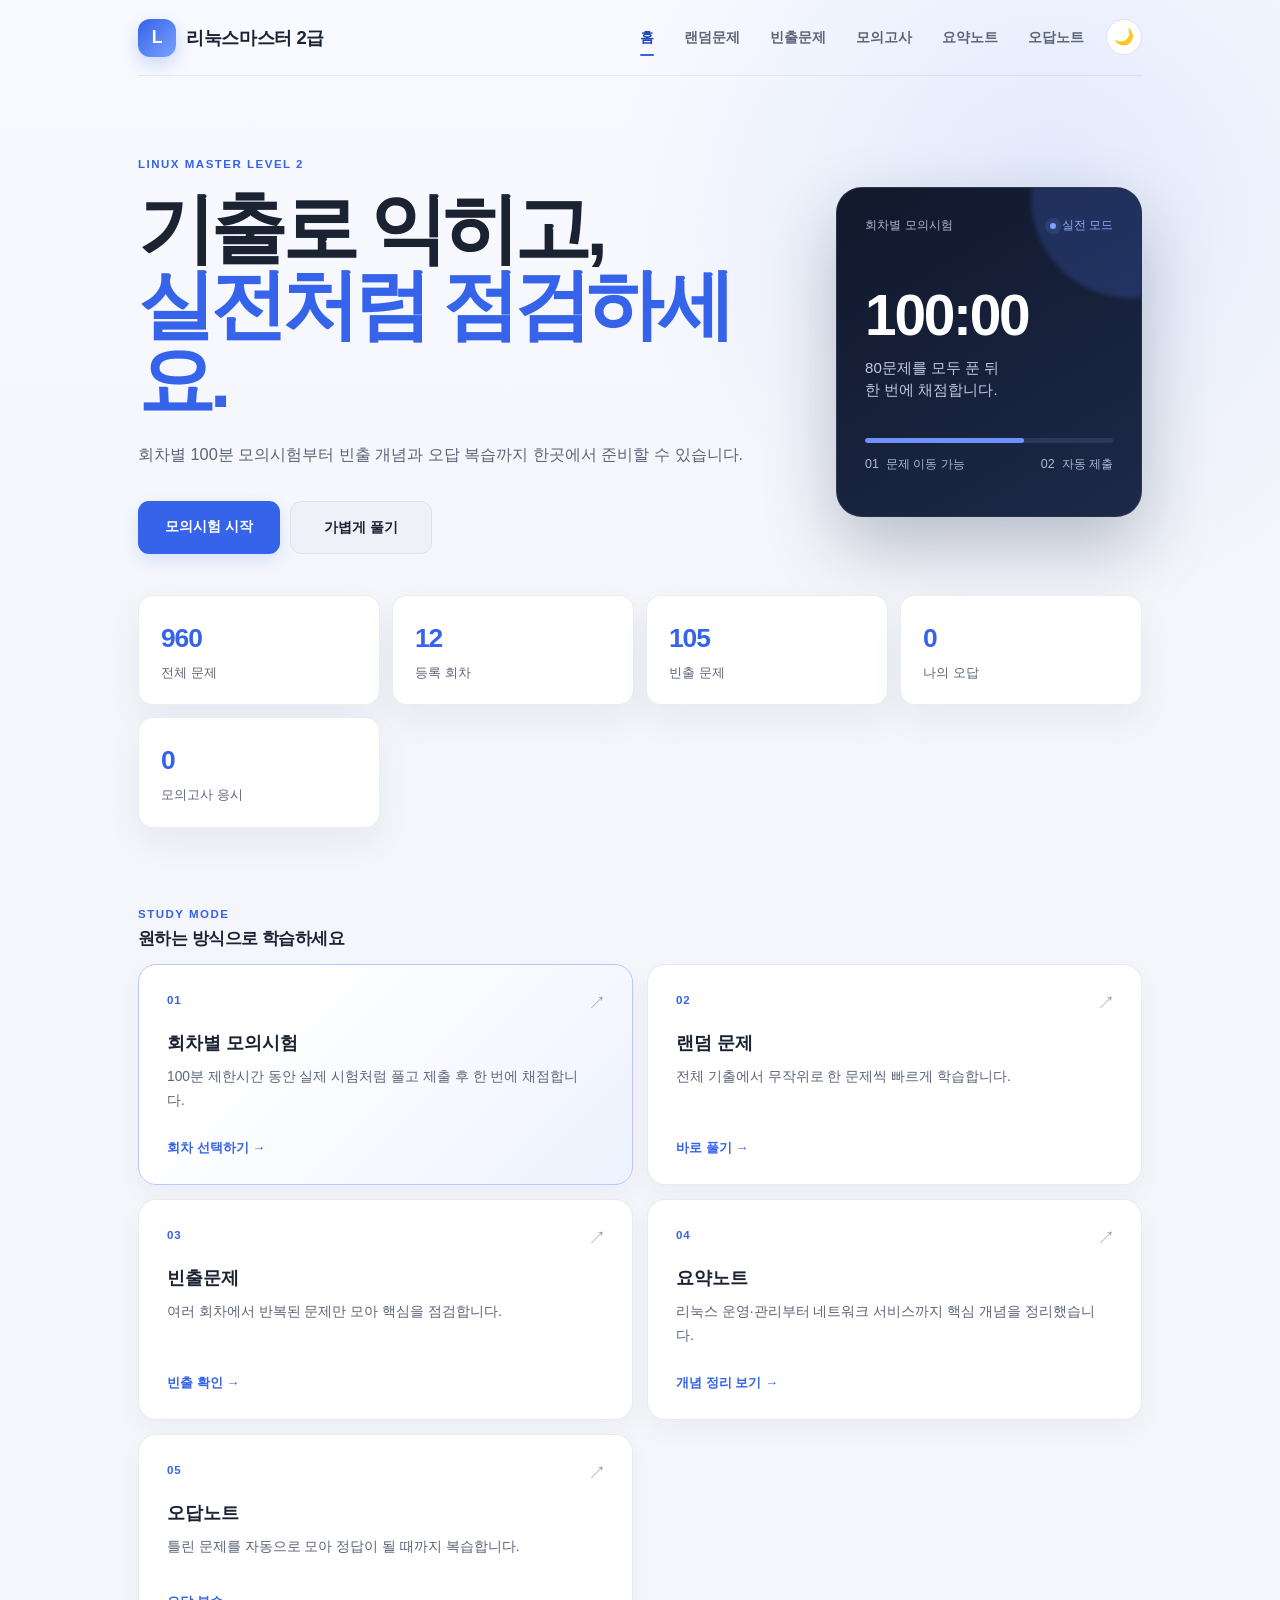
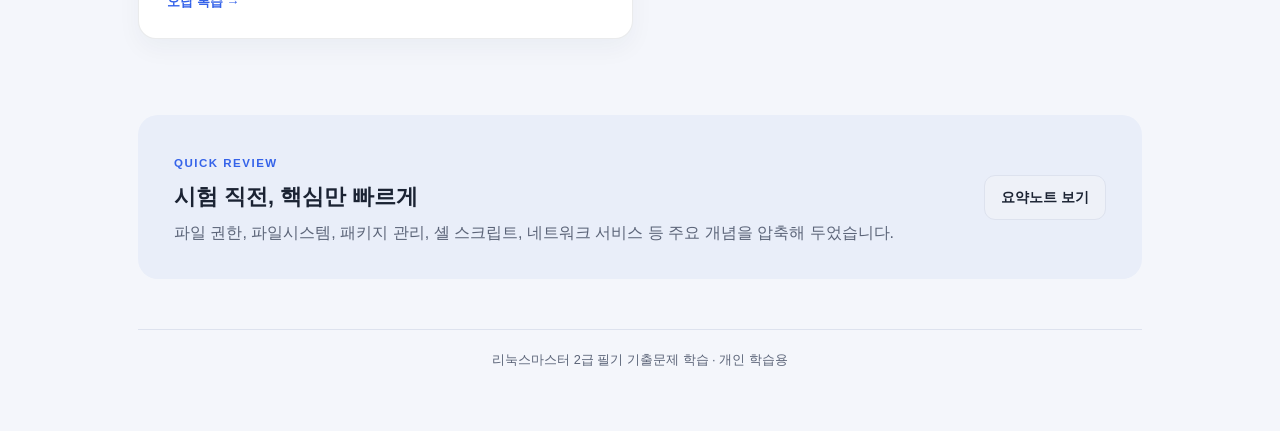
<file: index.html>
<!doctype html>
<html lang="ko">
<head>
  <meta charset="UTF-8" />
  <meta name="viewport" content="width=device-width, initial-scale=1.0" />
  <meta name="description" content="리눅스마스터 2급 필기 기출문제 모의시험과 핵심 요약" />
  <title>리눅스마스터 2급 필기 기출문제</title>
  <link rel="stylesheet" href="css/style.css?v=20260906-2" />
  <script>(function(){try{var t=localStorage.getItem("theme");if(t==="light"||t==="dark")document.documentElement.setAttribute("data-theme",t);}catch(e){}})();</script>
</head>
<body>
  <div class="wrap">
    <header class="site-header">
      <a class="brand" href="index.html"><span class="logo">L</span><span>리눅스마스터 2급</span></a>
      <div class="header-actions">
        <nav class="top-nav" aria-label="주요 메뉴">
          <a href="index.html" class="active">홈</a>
          <a href="quiz.html?mode=random">랜덤문제</a>
          <a href="quiz.html?mode=frequent">빈출문제</a>
          <a href="quiz.html?mode=round">모의고사</a>
          <a href="summary.html">요약노트</a>
          <a href="quiz.html?mode=wrong">오답노트</a>
        </nav>
        <button id="themeToggle" class="theme-toggle" type="button" aria-label="테마 전환">🌙</button>
      </div>
    </header>

    <main>
      <section class="home-hero">
        <div class="hero-copy">
          <span class="eyebrow">LINUX MASTER LEVEL 2</span>
          <h1>기출로 익히고,<br /><em>실전처럼 점검하세요.</em></h1>
          <p>회차별 100분 모의시험부터 빈출 개념과 오답 복습까지 한곳에서 준비할 수 있습니다.</p>
          <div class="hero-actions">
            <a class="btn large" href="quiz.html?mode=round">모의시험 시작</a>
            <a class="btn secondary large" href="quiz.html?mode=random">가볍게 풀기</a>
          </div>
        </div>
        <div class="hero-panel" aria-label="모의시험 안내">
          <div class="panel-top"><span>회차별 모의시험</span><span class="live-dot"><i></i> 실전 모드</span></div>
          <strong>100:00</strong>
          <p>80문제를 모두 푼 뒤<br />한 번에 채점합니다.</p>
          <div class="mini-progress"><span></span></div>
          <div class="panel-meta"><span>01&nbsp;&nbsp;문제 이동 가능</span><span>02&nbsp;&nbsp;자동 제출</span></div>
        </div>
      </section>

      <div class="stat-row" id="statRow">
        <div class="stat-card"><div class="num" id="statTotal">-</div><div class="label">전체 문제</div></div>
        <div class="stat-card"><div class="num" id="statRounds">-</div><div class="label">등록 회차</div></div>
        <div class="stat-card"><div class="num" id="statFreq">-</div><div class="label">빈출 문제</div></div>
        <div class="stat-card"><div class="num" id="statWrong">-</div><div class="label">나의 오답</div></div>
        <div class="stat-card"><div class="num" id="statExam">-</div><div class="label">모의고사 응시</div></div>
      </div>

      <section class="block">
        <div class="section-heading"><div><span class="eyebrow">STUDY MODE</span><h2>원하는 방식으로 학습하세요</h2></div></div>
        <div class="menu-grid">
          <a class="menu-card featured" href="quiz.html?mode=round"><div class="card-icon">01</div><h3>회차별 모의시험</h3><p>100분 제한시간 동안 실제 시험처럼 풀고 제출 후 한 번에 채점합니다.</p><span class="card-link">회차 선택하기 →</span></a>
          <a class="menu-card" href="quiz.html?mode=random"><div class="card-icon">02</div><h3>랜덤 문제</h3><p>전체 기출에서 무작위로 한 문제씩 빠르게 학습합니다.</p><span class="card-link">바로 풀기 →</span></a>
          <a class="menu-card" href="quiz.html?mode=frequent"><div class="card-icon">03</div><h3>빈출문제</h3><p>여러 회차에서 반복된 문제만 모아 핵심을 점검합니다.</p><span class="card-link">빈출 확인 →</span></a>
          <a class="menu-card" href="summary.html"><div class="card-icon">04</div><h3>요약노트</h3><p>리눅스 운영·관리부터 네트워크 서비스까지 핵심 개념을 정리했습니다.</p><span class="card-link">개념 정리 보기 →</span></a>
          <a class="menu-card" href="quiz.html?mode=wrong"><div class="card-icon">05</div><h3>오답노트</h3><p>틀린 문제를 자동으로 모아 정답이 될 때까지 복습합니다.</p><span class="card-link">오답 복습 →</span></a>
        </div>
      </section>

      <section class="summary-banner">
        <div><span class="eyebrow">QUICK REVIEW</span><h2>시험 직전, 핵심만 빠르게</h2><p>파일 권한, 파일시스템, 패키지 관리, 셸 스크립트, 네트워크 서비스 등 주요 개념을 압축해 두었습니다.</p></div>
        <a class="btn secondary" href="summary.html">요약노트 보기</a>
      </section>
    </main>
    <footer class="site-footer">리눅스마스터 2급 필기 기출문제 학습 · 개인 학습용</footer>
  </div>
  <script src="js/data.js"></script>
  <script src="js/theme.js"></script>
  <script>
    (async () => {
      try {
        const bank = await loadQuestionBank();
        const qs = bank.questions || [];
        document.getElementById("statTotal").textContent = qs.length.toLocaleString();
        document.getElementById("statRounds").textContent = getRounds(qs).length;
        document.getElementById("statFreq").textContent = getFrequentQuestions(qs, 2).length;
      } catch (error) { console.error(error); }
      document.getElementById("statWrong").textContent = getWrongQuestions().length;
      document.getElementById("statExam").textContent = getExamAttempts().length;
    })();
  </script>
</body>
</html>
</file>
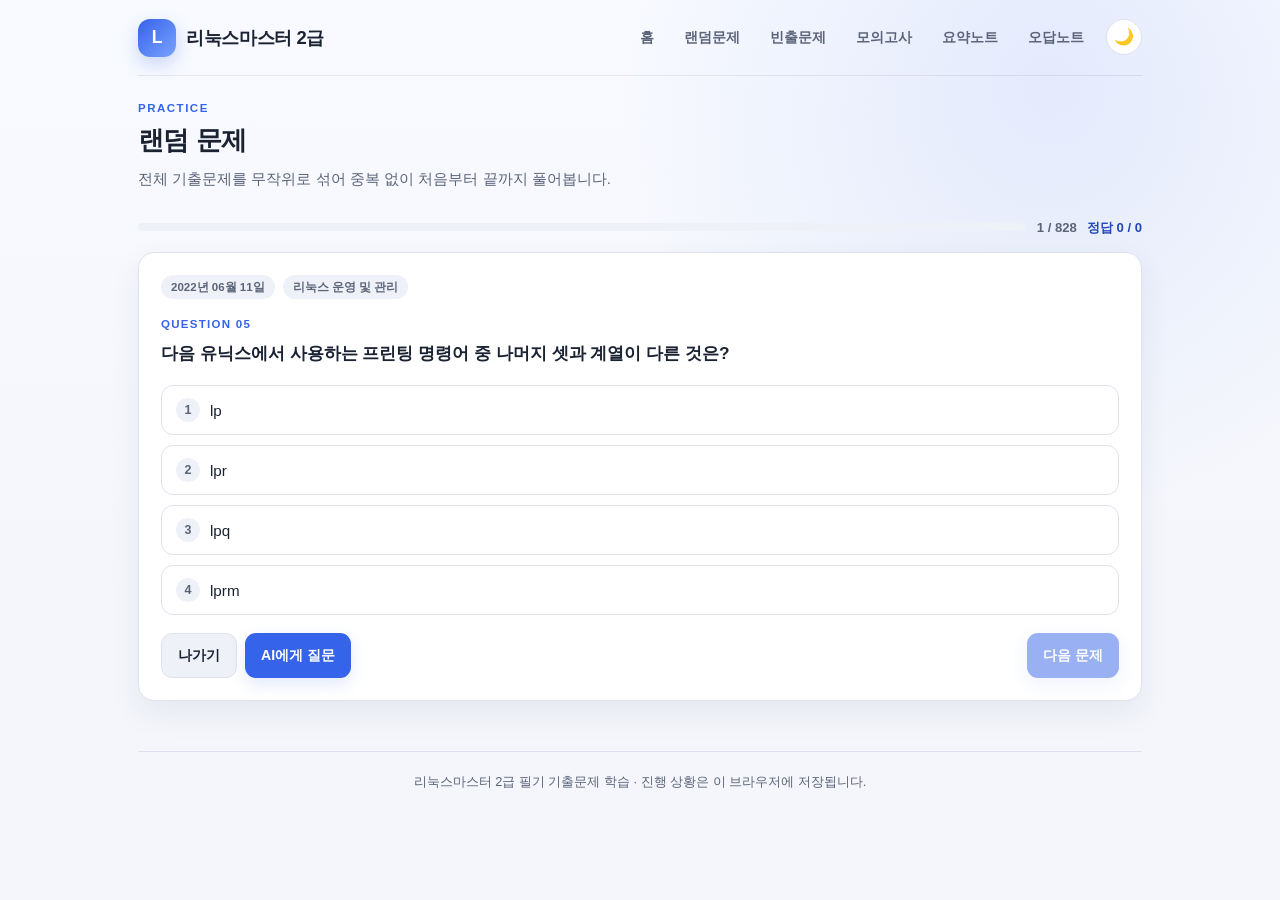
<file: quiz.html>
<!doctype html>
<html lang="ko">
<head>
  <meta charset="UTF-8" />
  <meta name="viewport" content="width=device-width, initial-scale=1.0" />
  <meta name="description" content="리눅스마스터 2급 필기 기출문제 풀이" />
  <title>문제 풀기 · 리눅스마스터 2급</title>
  <link rel="stylesheet" href="css/style.css?v=20260906-2" />
  <script>(function(){try{var t=localStorage.getItem("theme");if(t==="light"||t==="dark")document.documentElement.setAttribute("data-theme",t);}catch(e){}})();</script>
</head>
<body>
  <div class="wrap">
    <header class="site-header">
      <a class="brand" href="index.html"><span class="logo">L</span><span>리눅스마스터 2급</span></a>
      <div class="header-actions">
        <nav class="top-nav" aria-label="주요 메뉴">
          <a href="index.html">홈</a>
          <a href="quiz.html?mode=random">랜덤문제</a>
          <a href="quiz.html?mode=frequent">빈출문제</a>
          <a href="quiz.html?mode=round">모의고사</a>
          <a href="summary.html">요약노트</a>
          <a href="quiz.html?mode=wrong">오답노트</a>
        </nav>
        <button id="themeToggle" class="theme-toggle" type="button" aria-label="테마 전환">🌙</button>
      </div>
    </header>

    <main>
      <div class="hero quiz-hero">
        <div>
          <span class="eyebrow">PRACTICE</span>
          <h1 id="modeTitle">문제 풀기</h1>
          <p id="modeDesc"></p>
        </div>
        <div id="timerCard" class="timer-card" hidden aria-live="polite">
          <span>남은 시간</span>
          <strong id="timerText">100:00</strong>
        </div>
      </div>

      <div id="roundControls" class="round-controls" hidden>
        <label for="roundSelect">응시할 회차</label>
        <select id="roundSelect" class="round-select"></select>
        <button id="startRoundBtn" class="btn" type="button">시험 시작</button>
        <span class="round-note">80문제 · 100분 · 제출 후 채점</span>
      </div>
      <div id="roundHistory" class="round-history" hidden></div>

      <div id="toolbar" class="quiz-toolbar" hidden>
        <div class="progress-bar" aria-hidden="true"><div id="progressBar"></div></div>
        <div id="progressText" class="toolbar-label"></div>
        <div id="scoreText" class="toolbar-score"></div>
      </div>

      <div id="examNavigator" class="exam-navigator" hidden>
        <div class="exam-navigator-head">
          <span>답안 현황</span>
          <span id="answerCount">0 / 80 답변</span>
        </div>
        <div id="questionMap" class="question-map"></div>
      </div>

      <div id="quizArea"></div>
      <div id="resultArea" hidden></div>
      <div id="emptyArea" hidden></div>
    </main>

    <footer class="site-footer">리눅스마스터 2급 필기 기출문제 학습 · 진행 상황은 이 브라우저에 저장됩니다.</footer>
  </div>
  <script src="js/data.js"></script>
  <script src="js/theme.js"></script>
  <script src="js/quiz.js"></script>
</body>
</html>
</file>
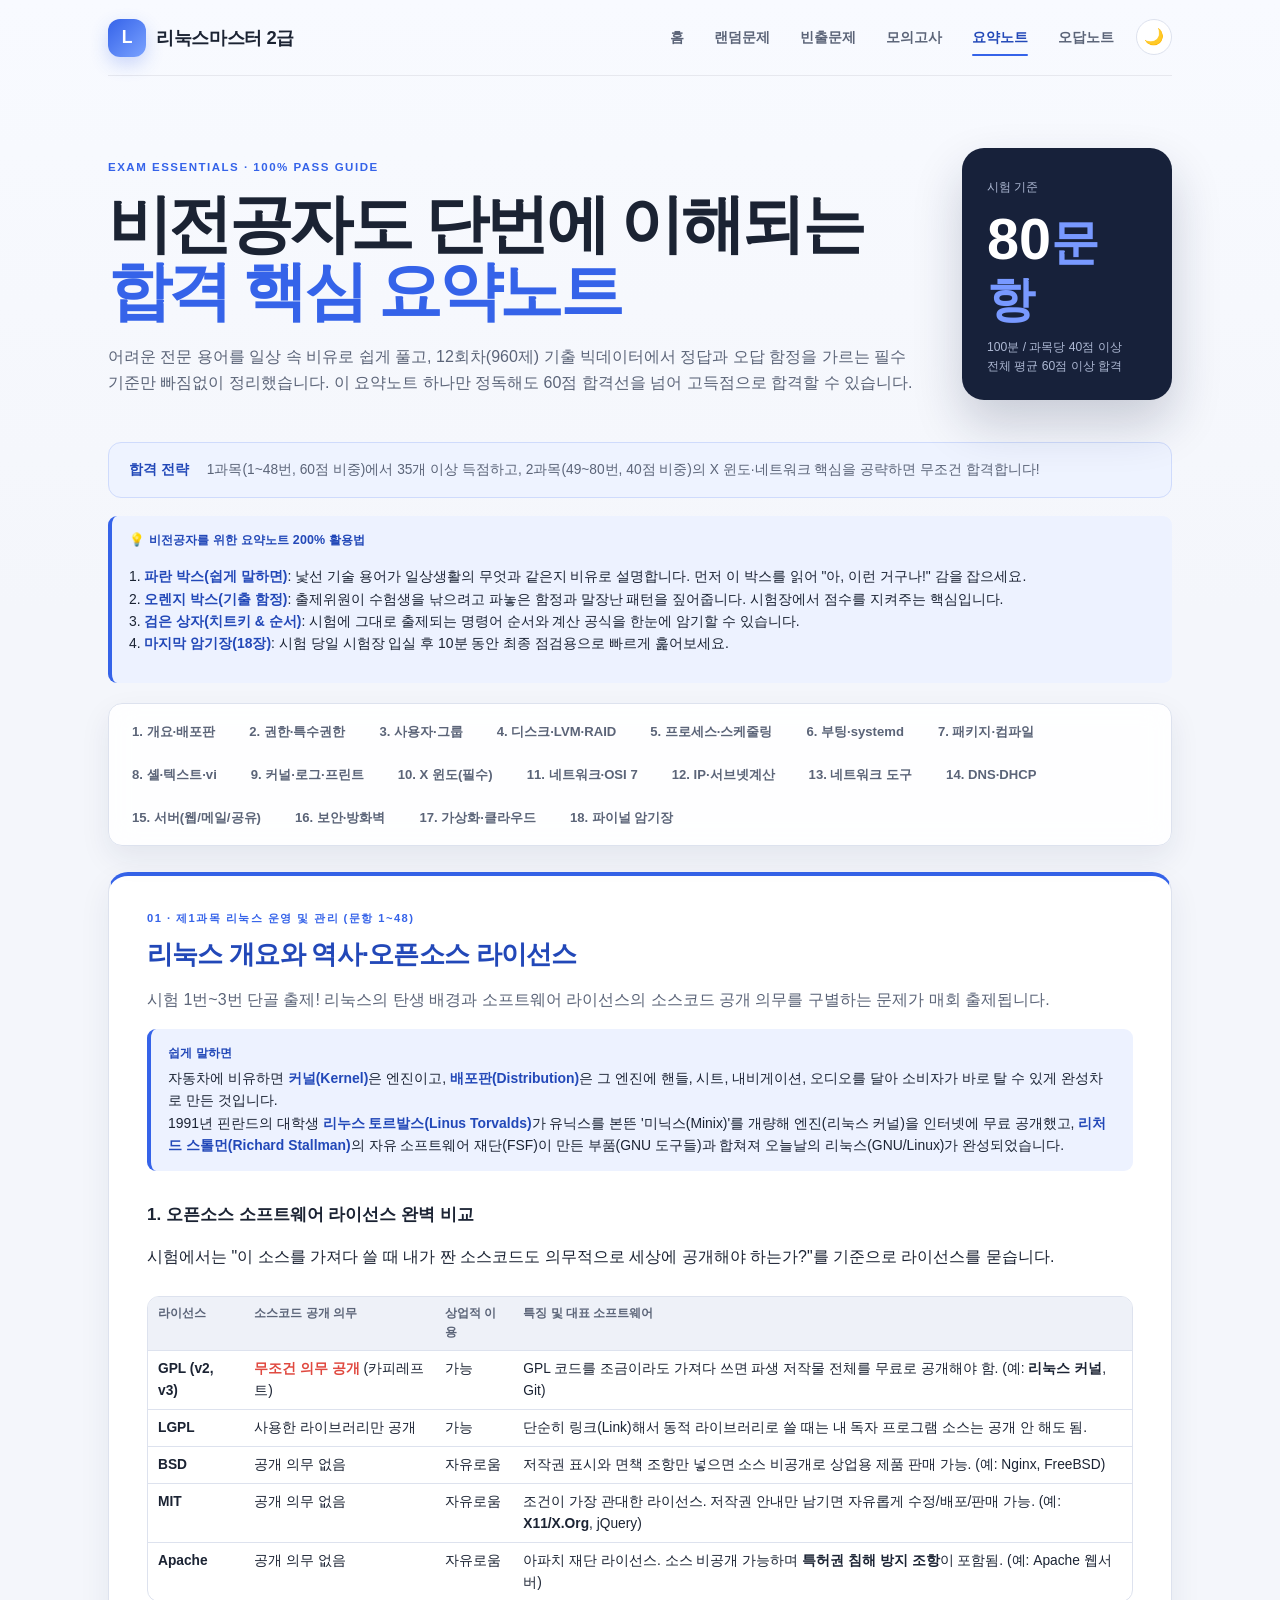
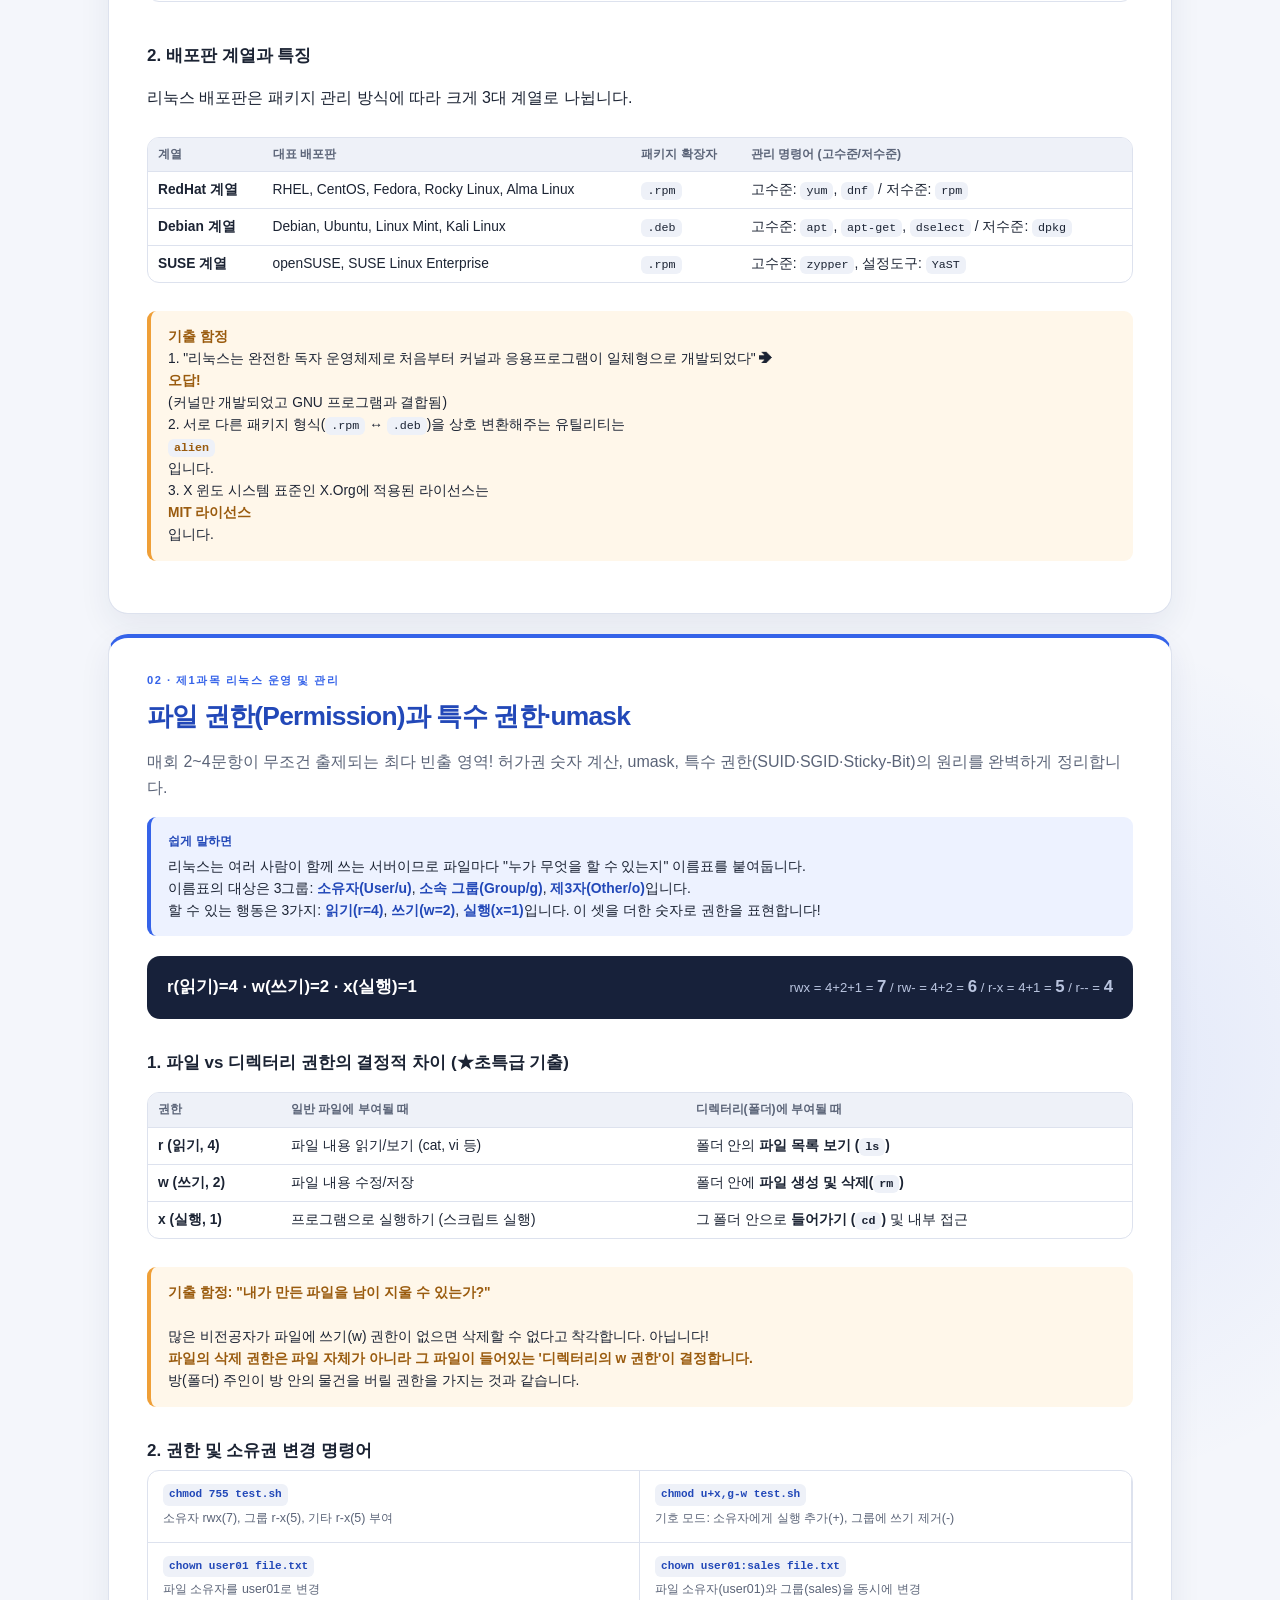
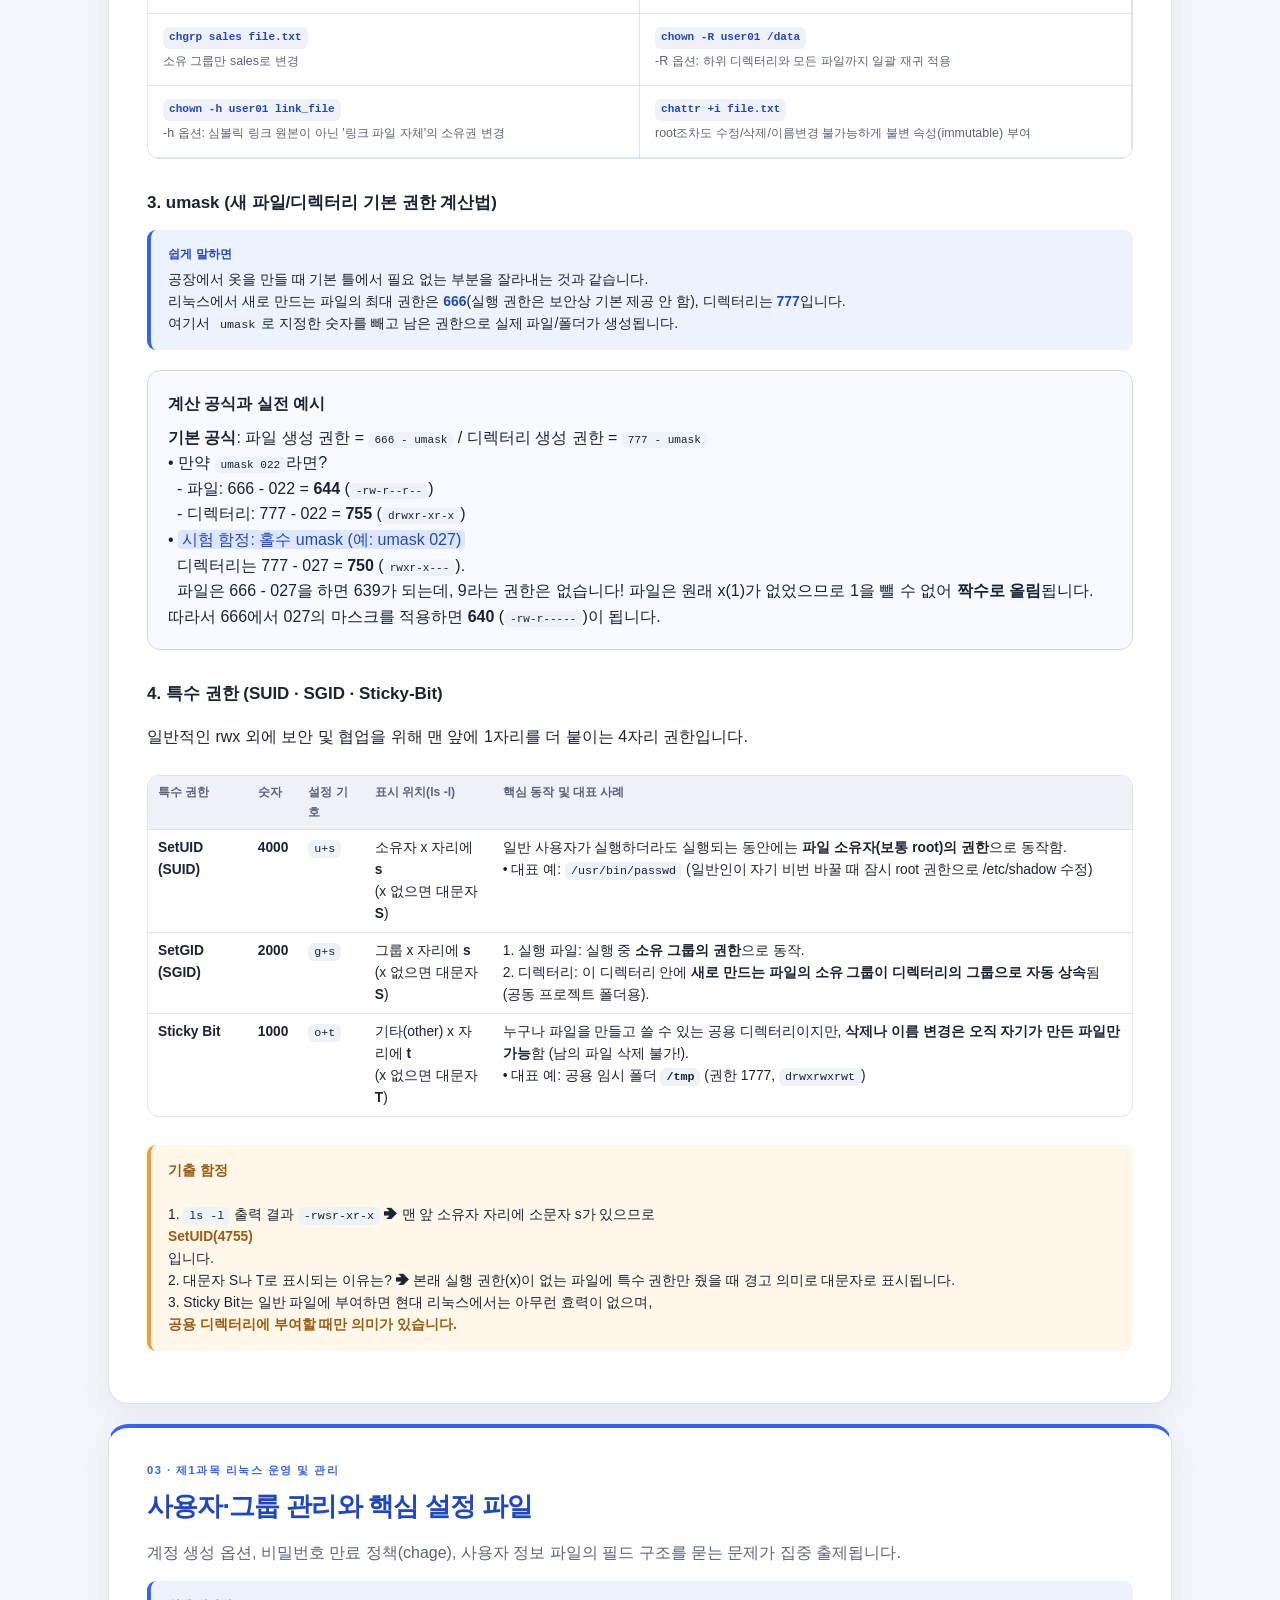
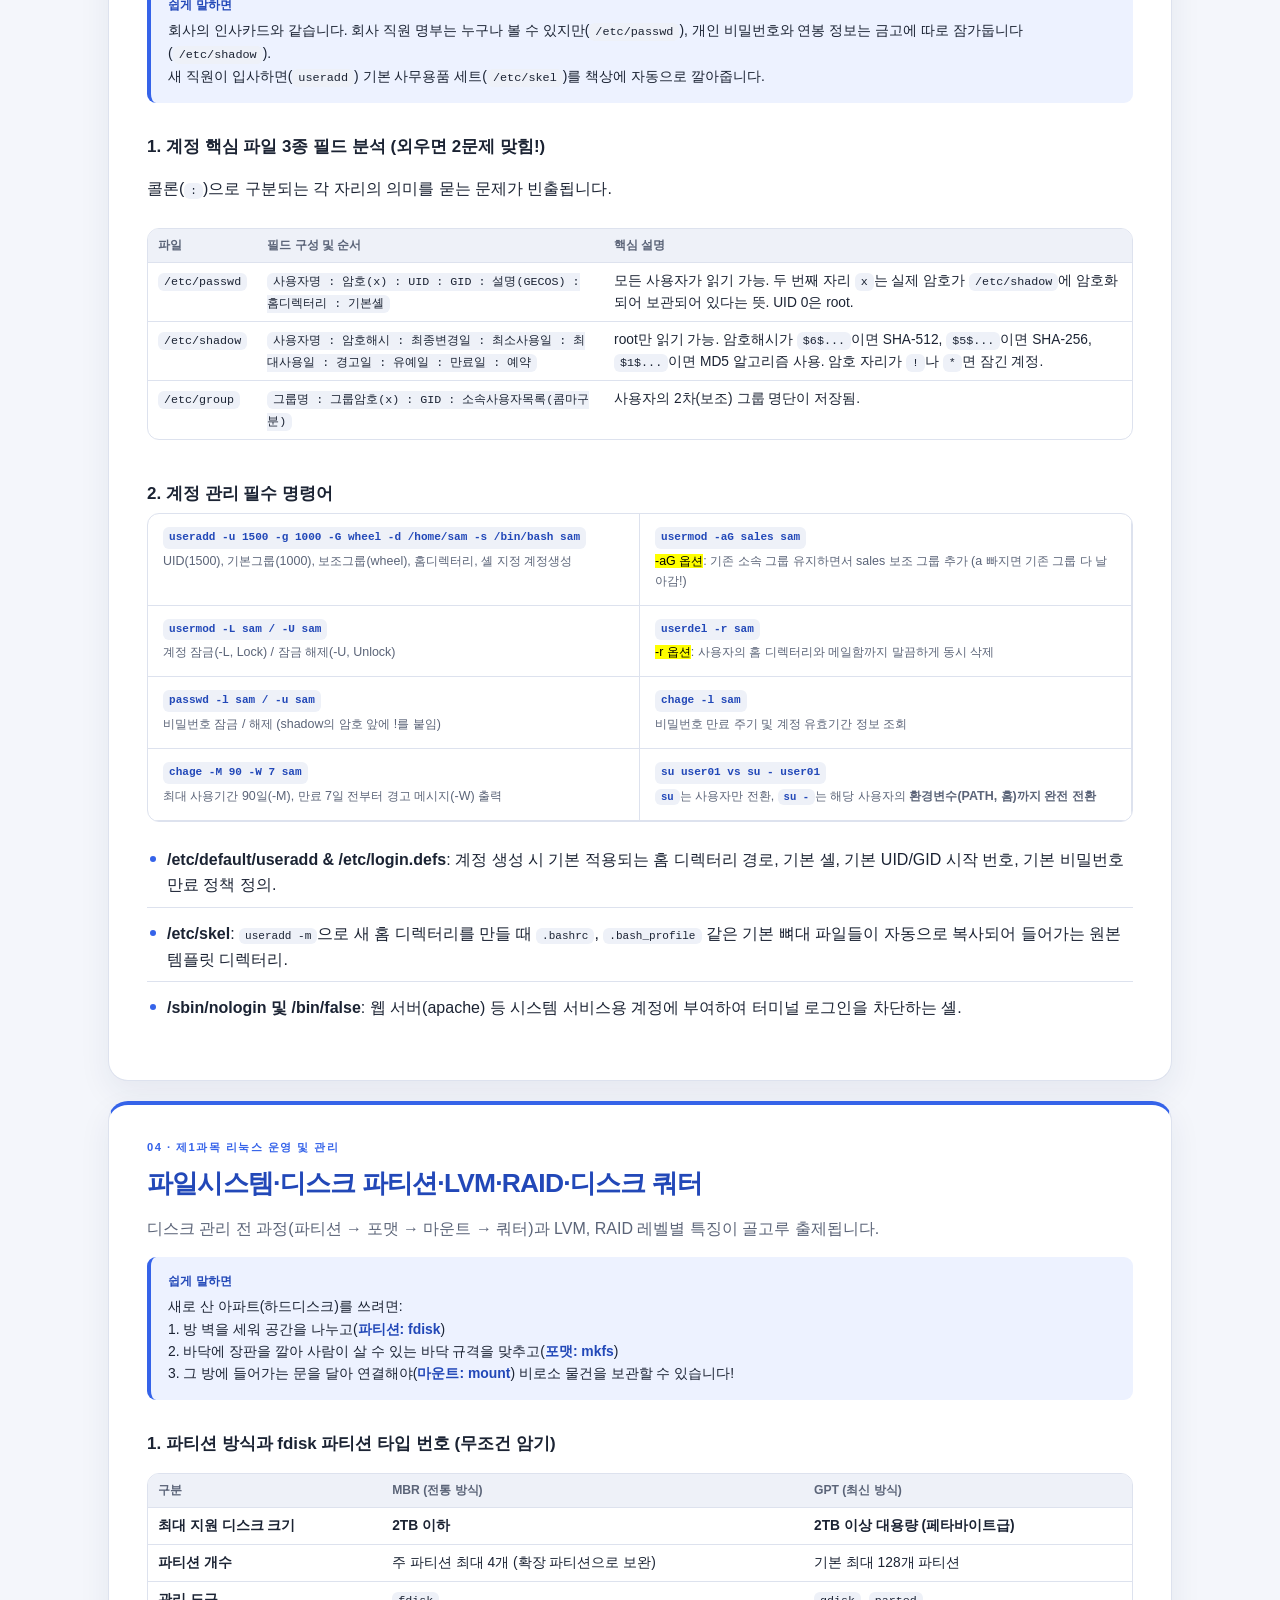
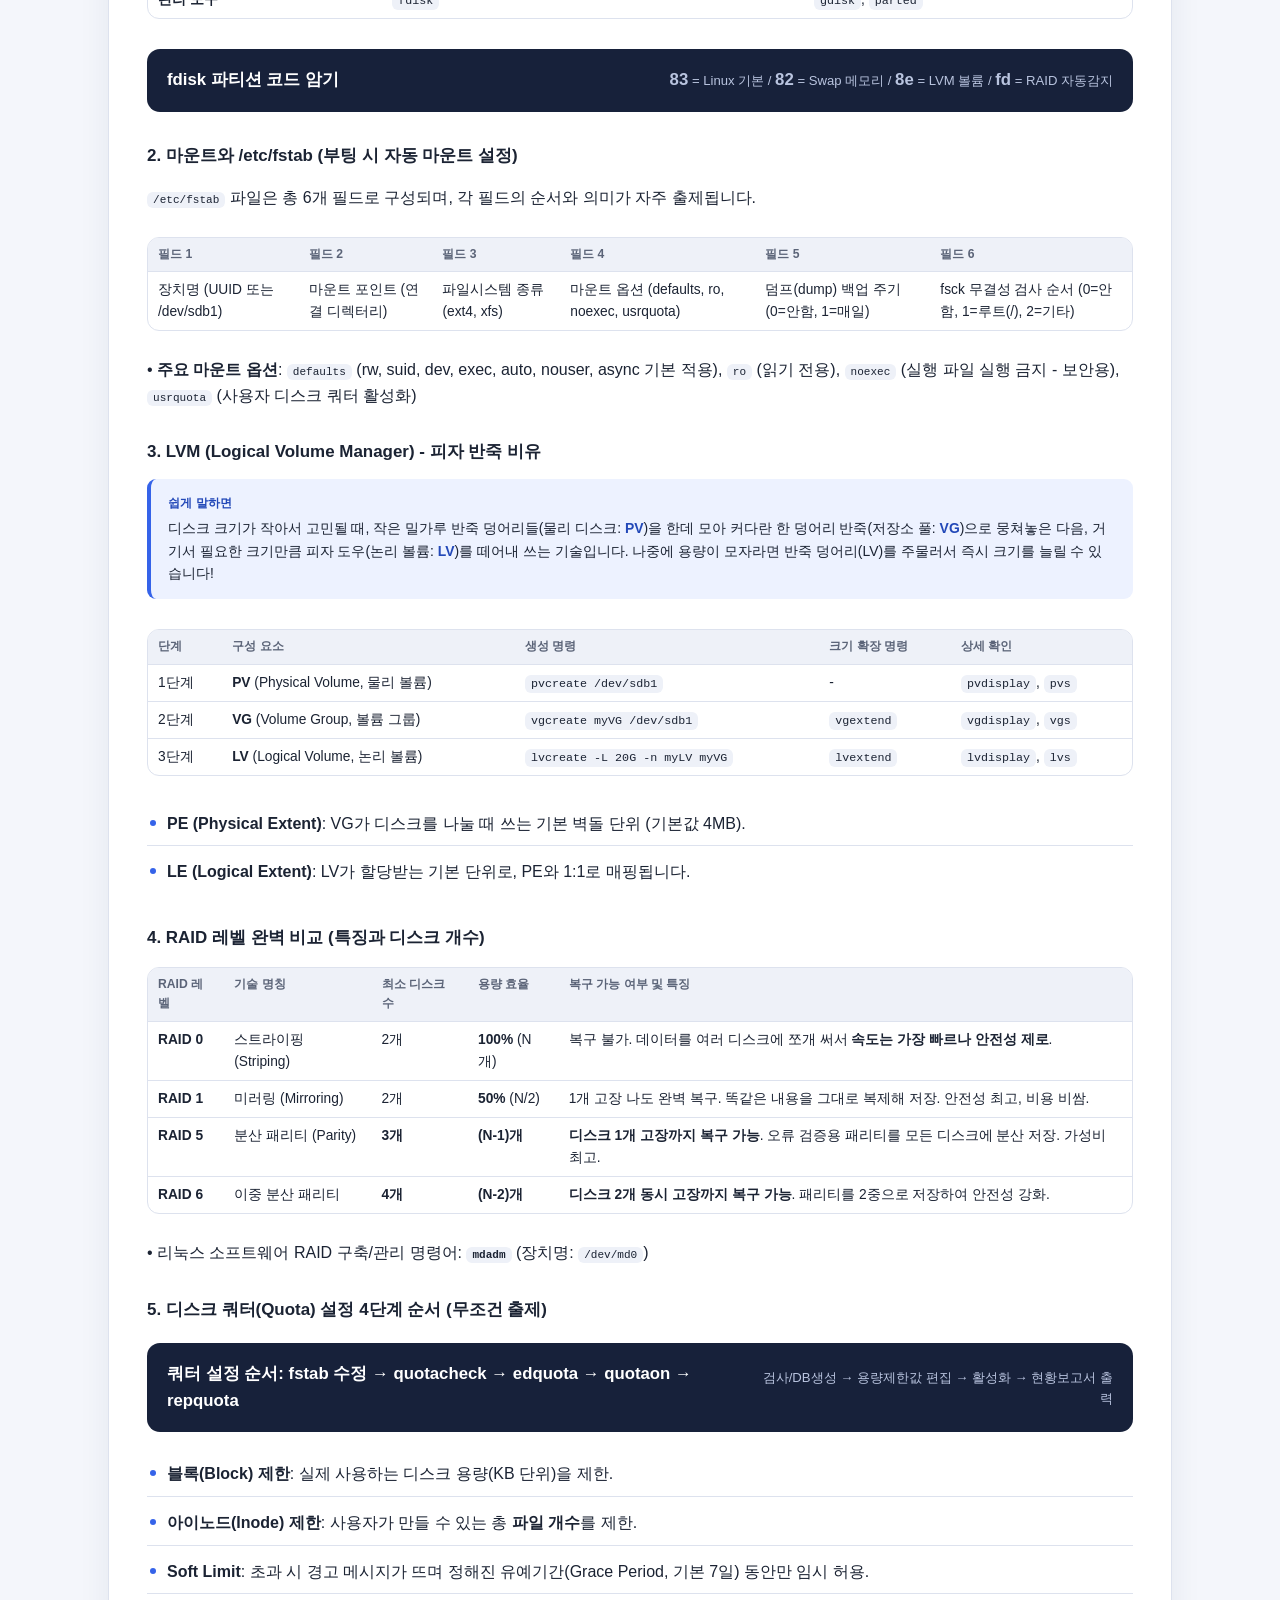
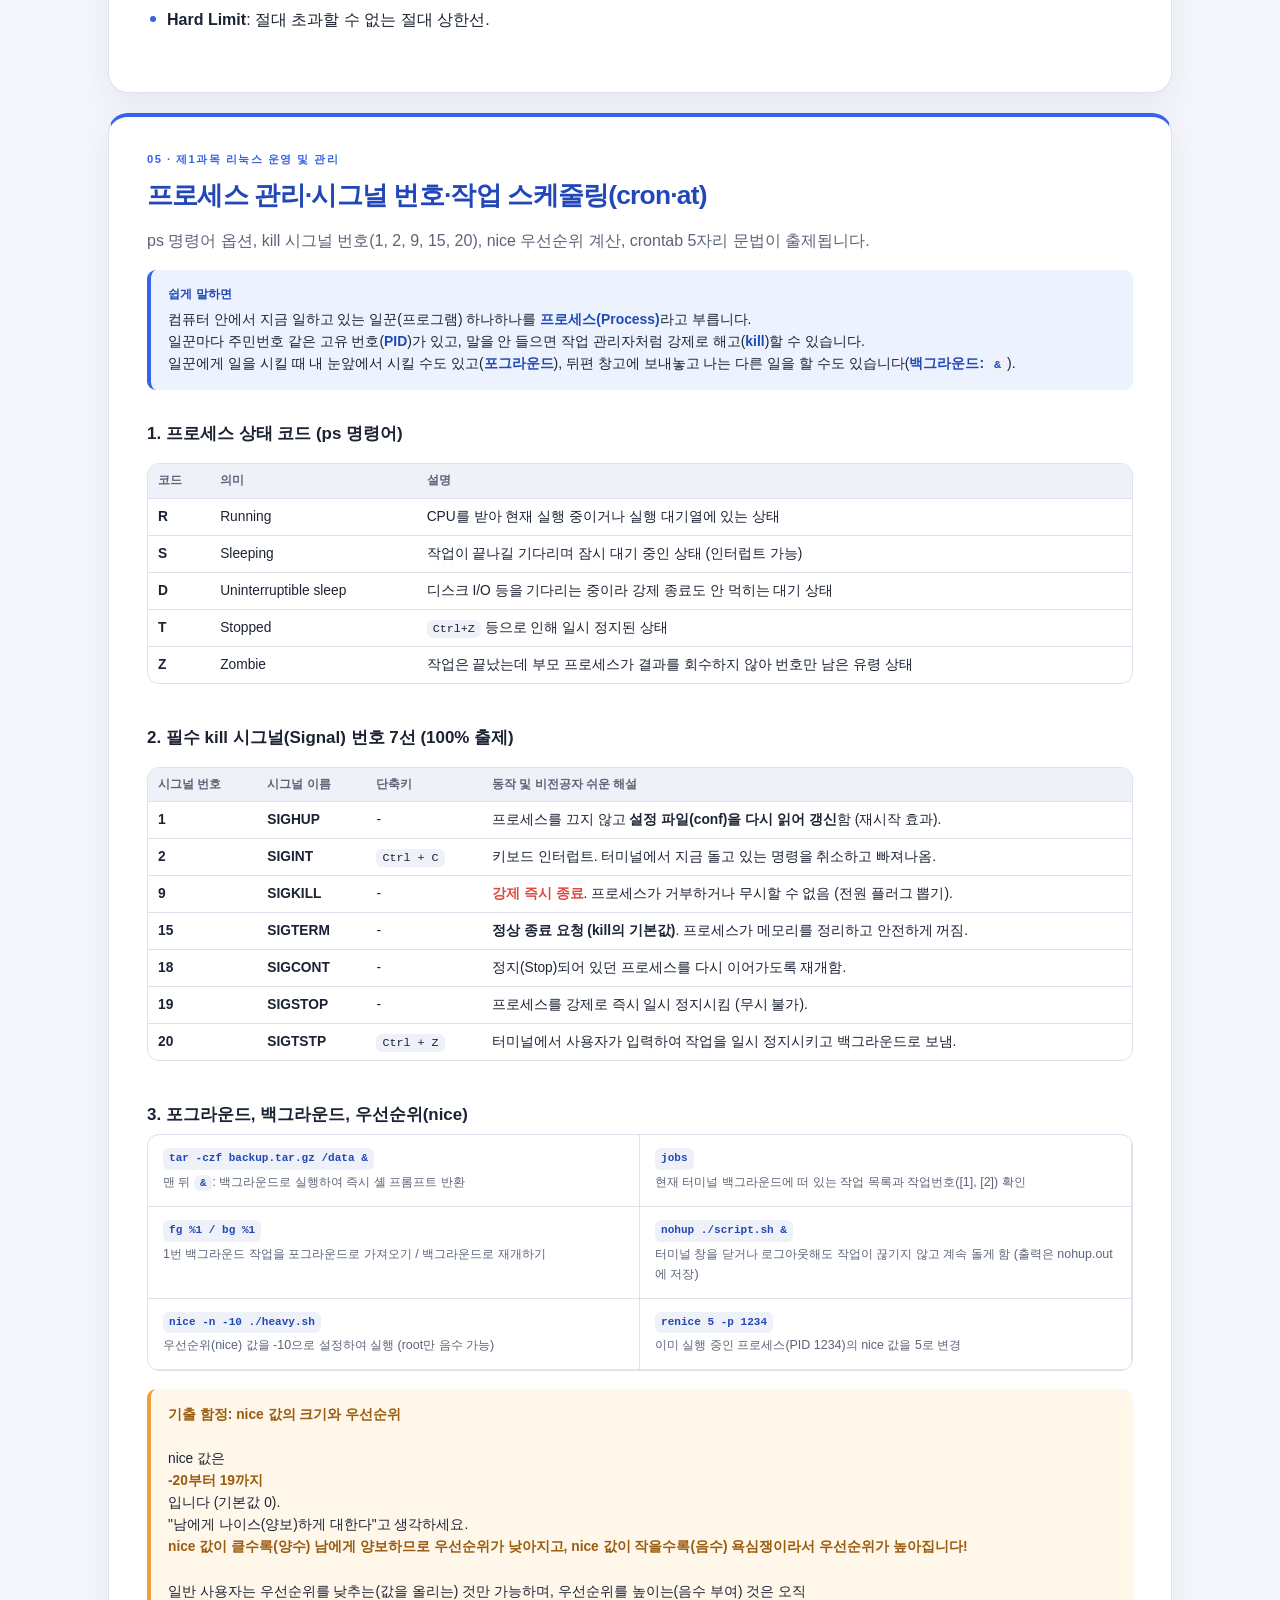
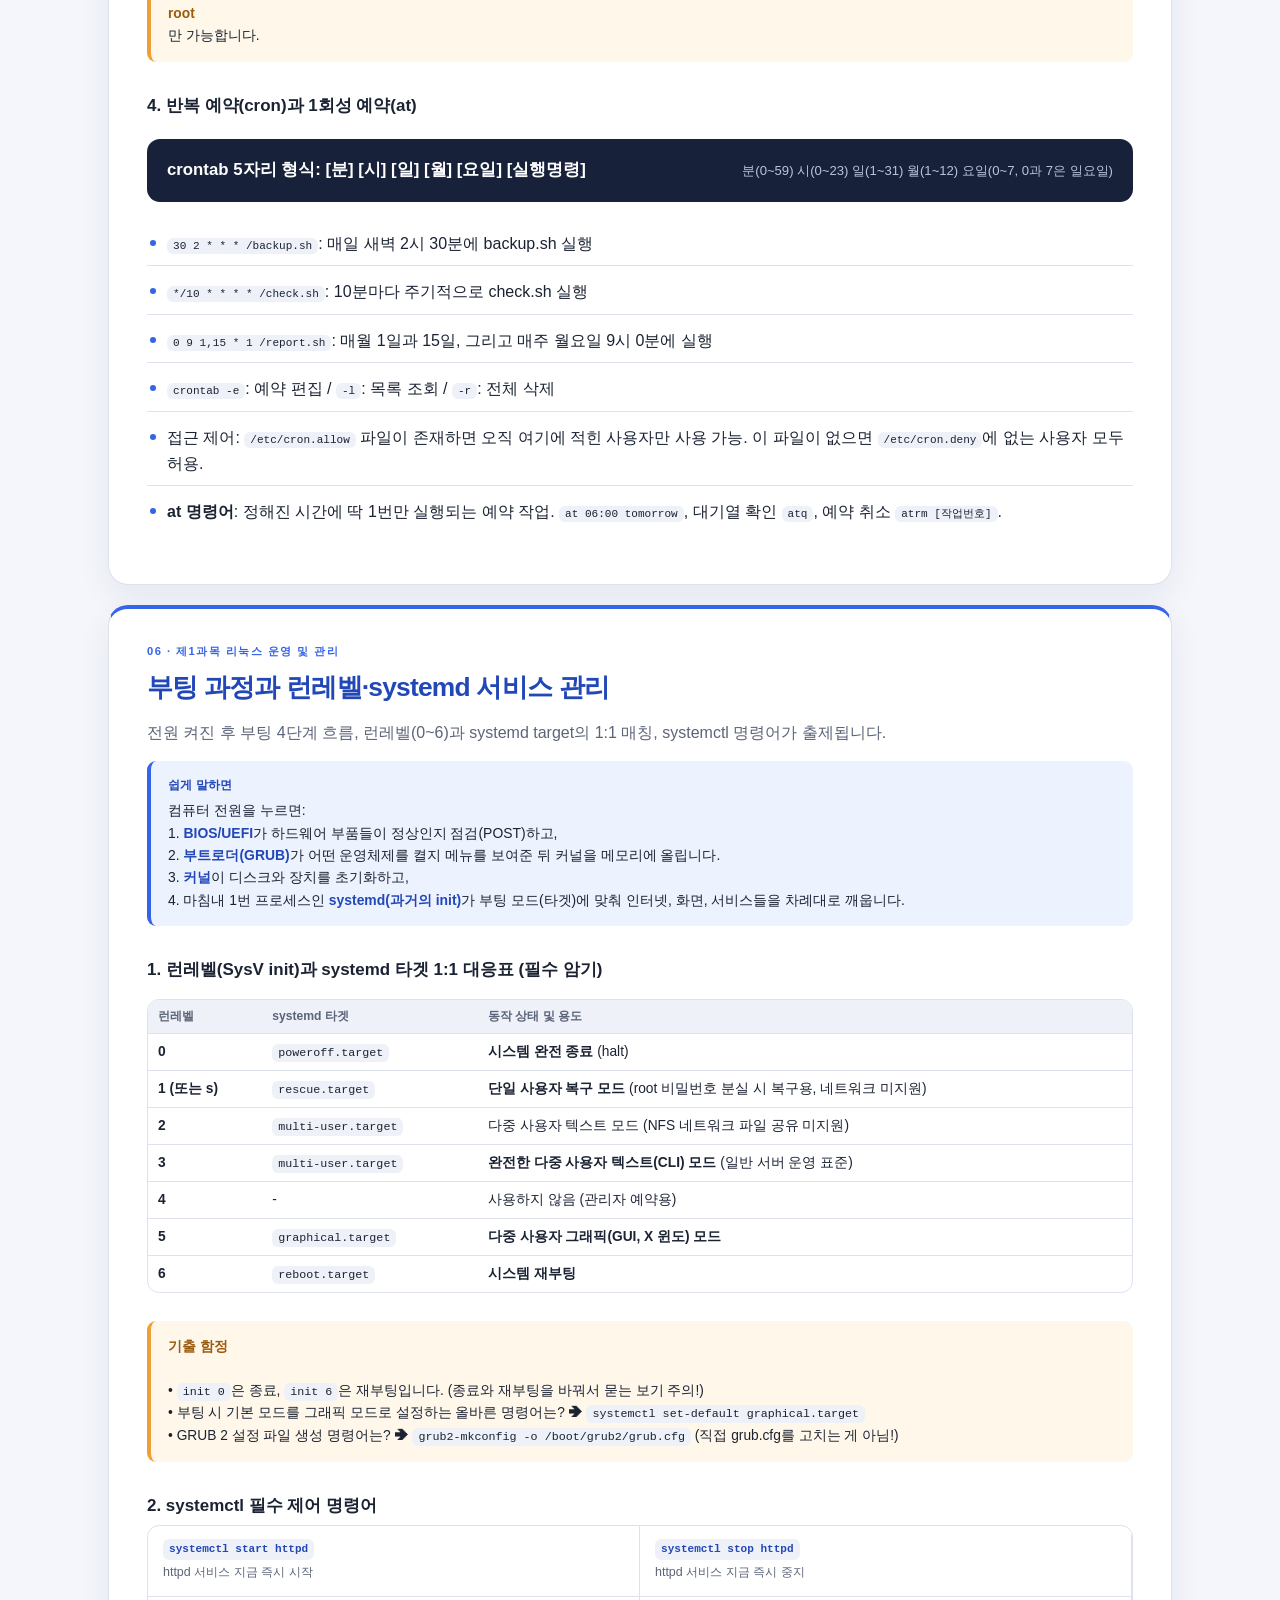
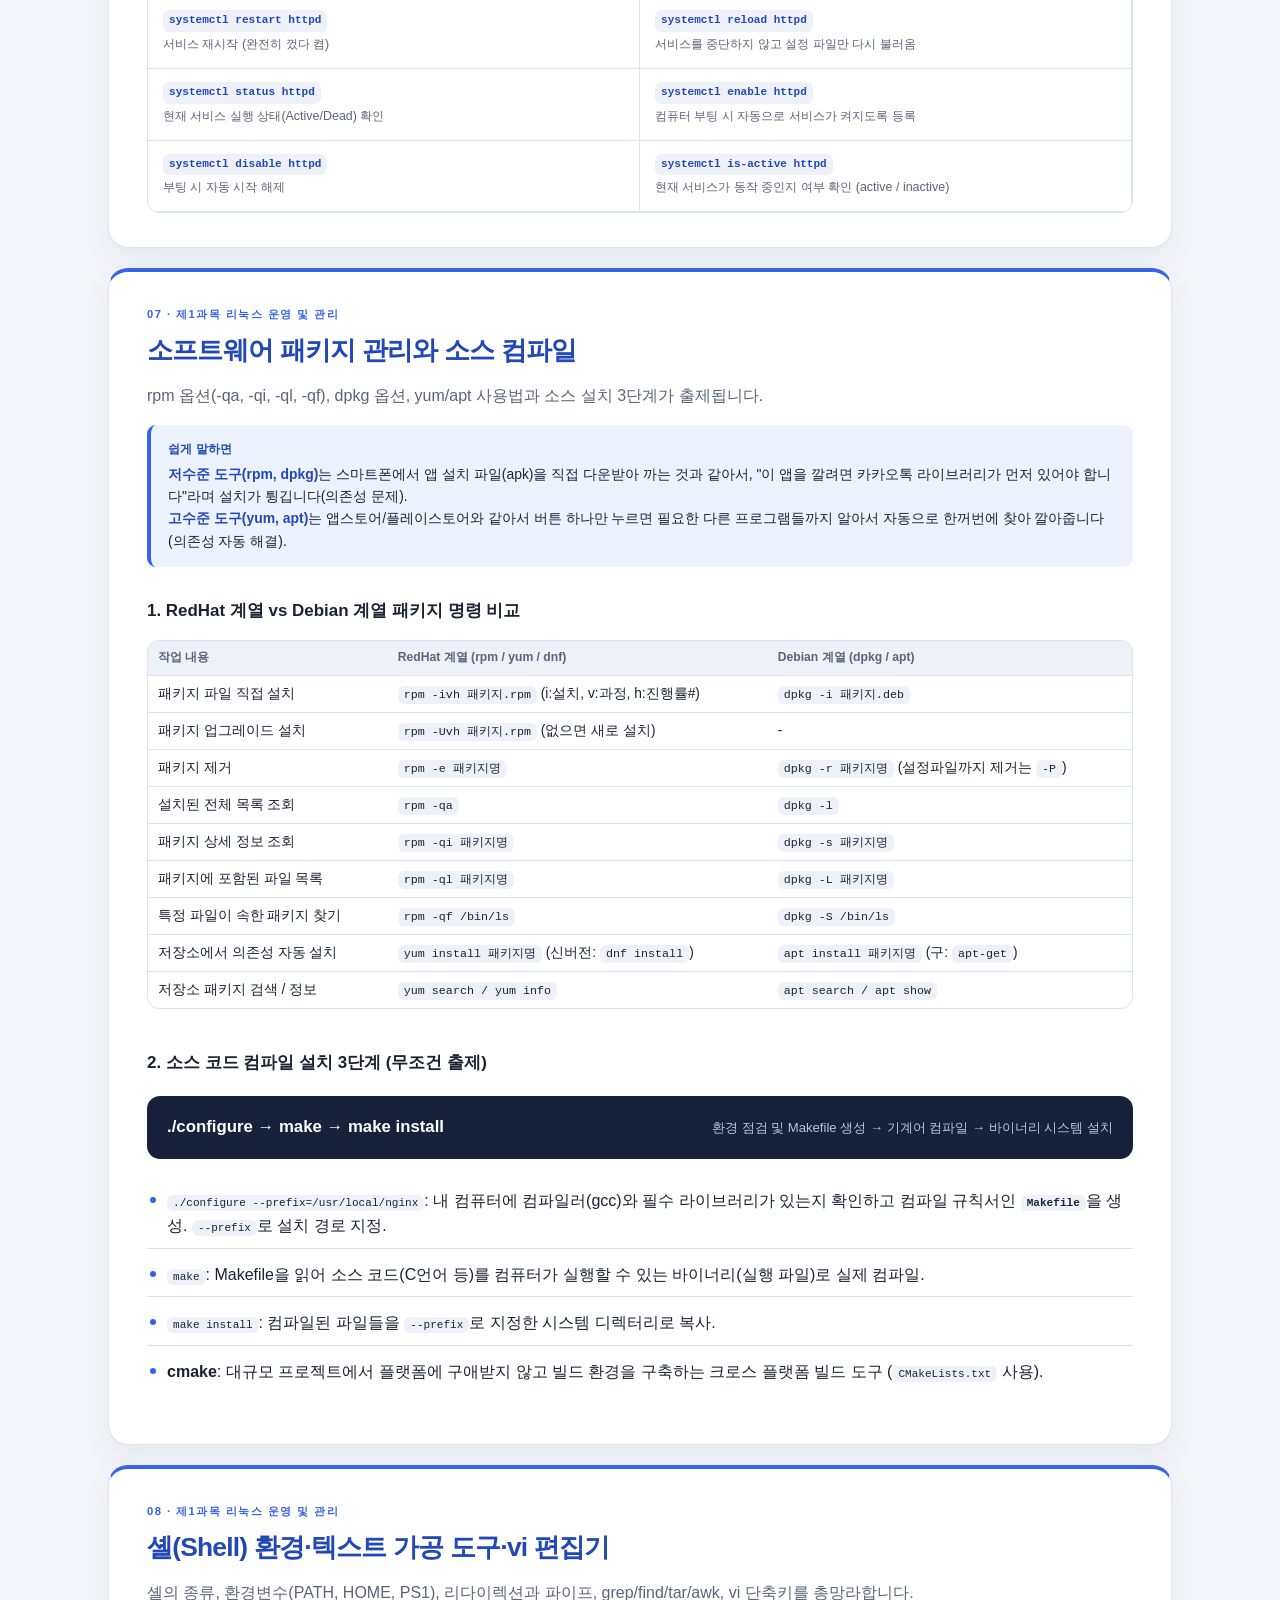
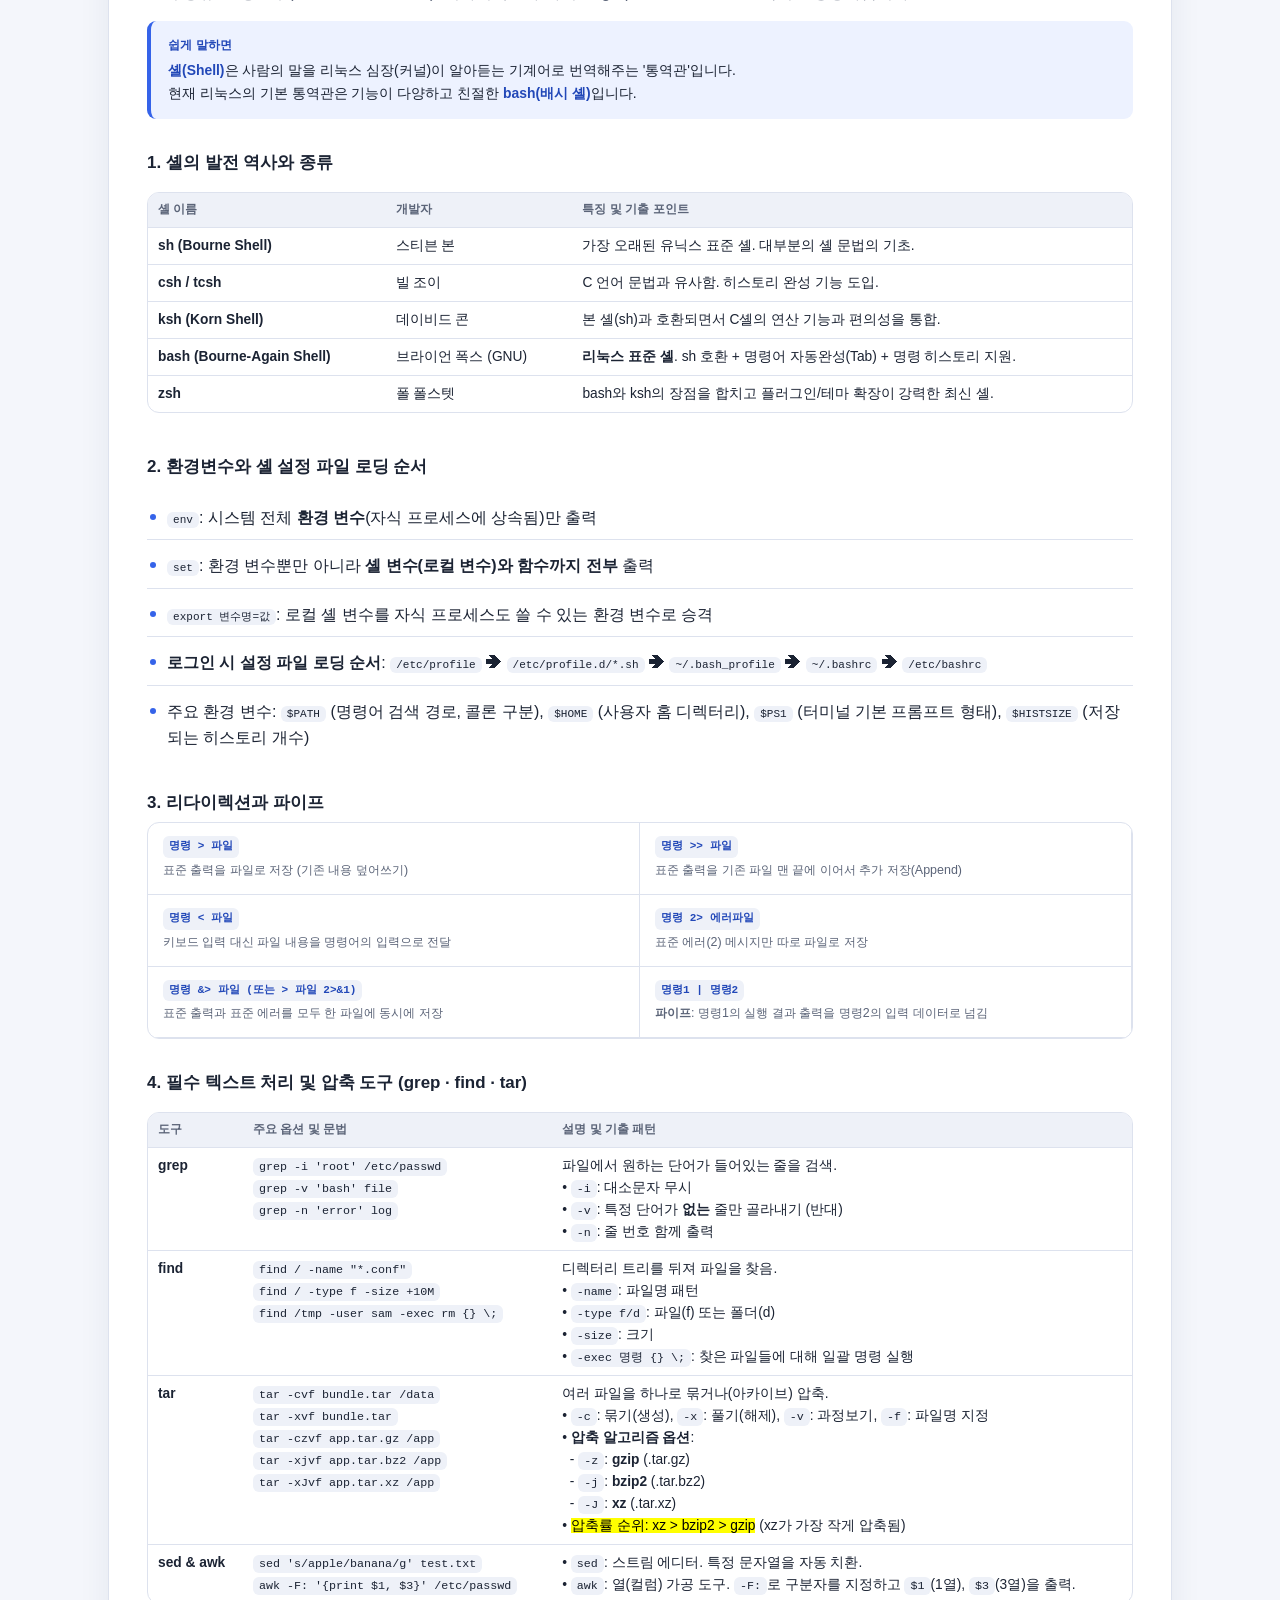
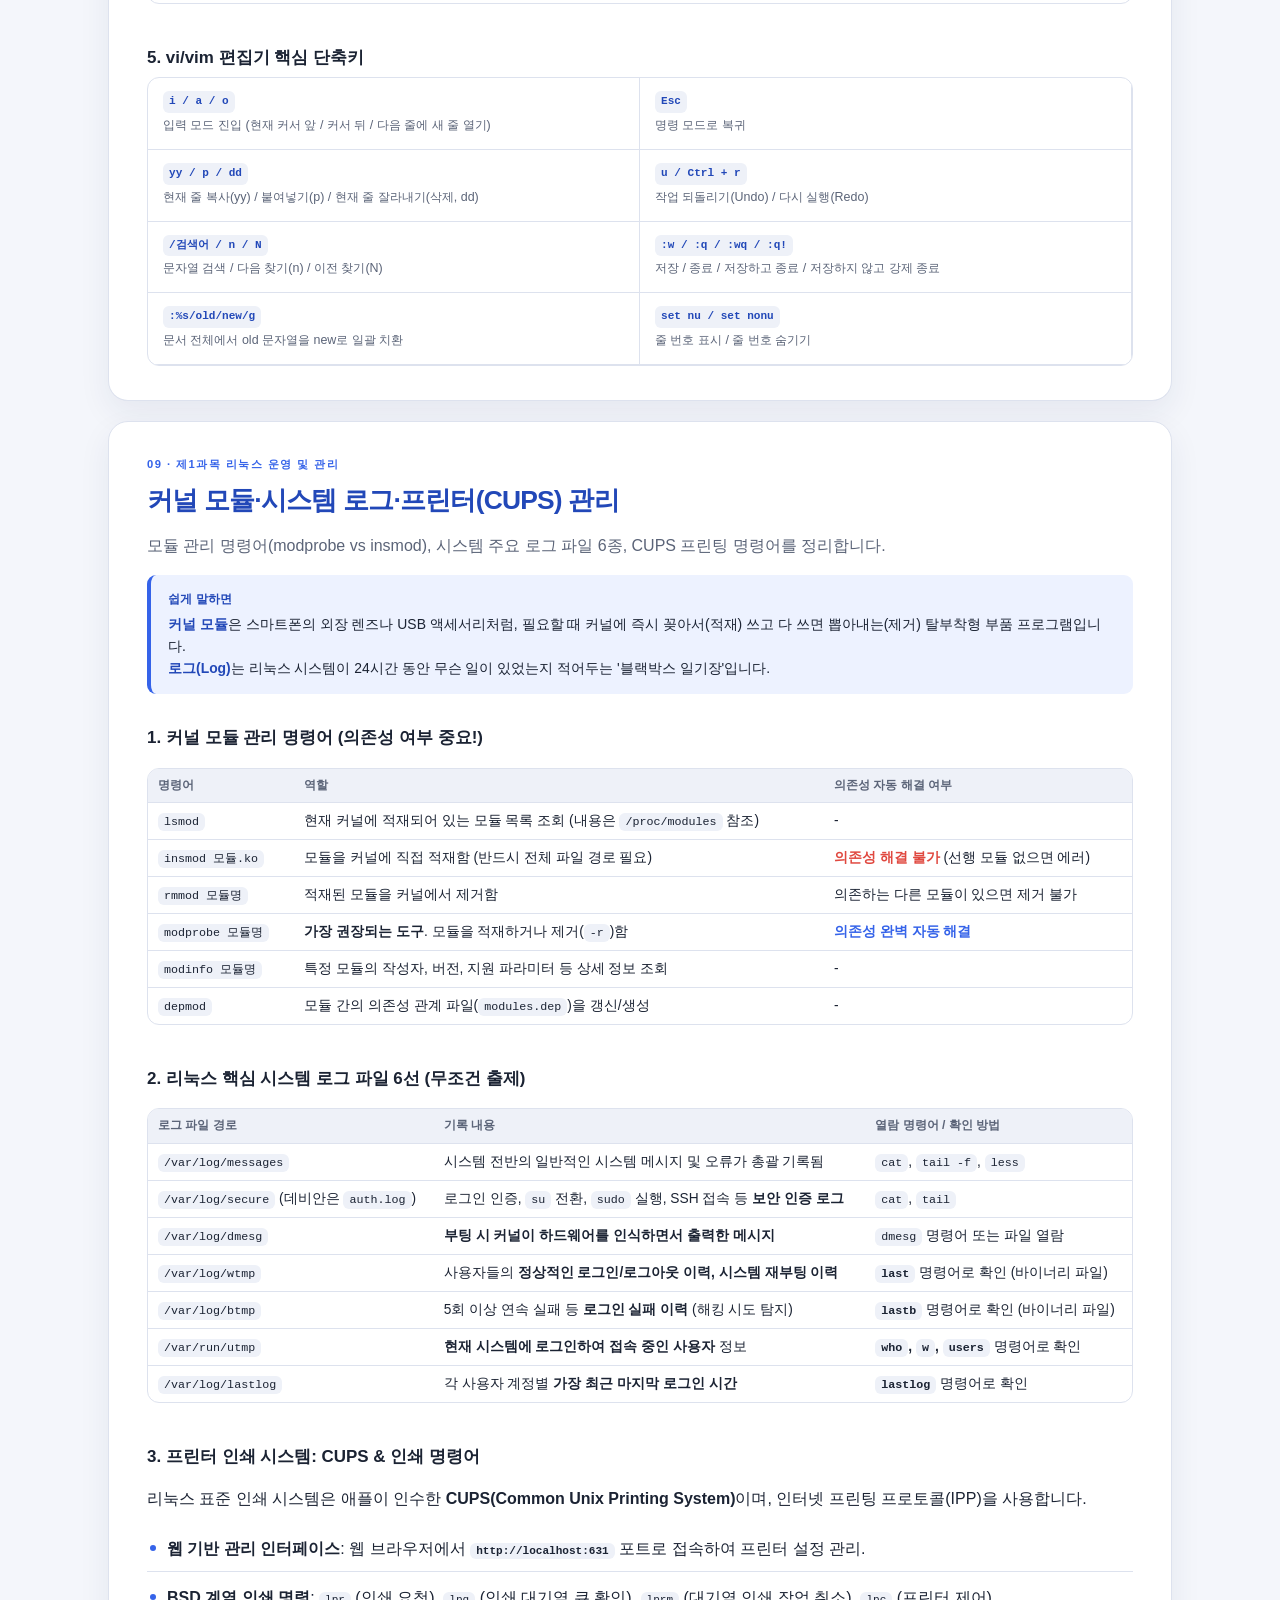
<file: summary.html>
<!doctype html>
<html lang="ko">
<head>
  <meta charset="UTF-8" />
  <meta name="viewport" content="width=device-width, initial-scale=1.0" />
  <meta name="description" content="리눅스마스터 2급 필기 합격 보장 핵심 요약노트 - 비전공자 맞춤 해설 & 기출 960제 완벽 반영" />
  <title>기출 핵심 요약노트 · 리눅스마스터 2급 합격 보장</title>
  <link rel="stylesheet" href="css/style.css?v=20260907-1" />
  <script>(function(){try{var t=localStorage.getItem("theme");if(t==="light"||t==="dark")document.documentElement.setAttribute("data-theme",t);}catch(e){}})();</script>
</head>
<body>
  <div class="wrap summary-wrap">
    <header class="site-header">
      <a class="brand" href="index.html"><span class="logo">L</span><span>리눅스마스터 2급</span></a>
      <div class="header-actions">
        <nav class="top-nav" aria-label="주요 메뉴">
          <a href="index.html">홈</a>
          <a href="quiz.html?mode=random">랜덤문제</a>
          <a href="quiz.html?mode=frequent">빈출문제</a>
          <a href="quiz.html?mode=round">모의고사</a>
          <a href="summary.html" class="active">요약노트</a>
          <a href="quiz.html?mode=wrong">오답노트</a>
        </nav>
        <button id="themeToggle" class="theme-toggle" type="button" aria-label="테마 전환">🌙</button>
      </div>
    </header>

    <main>
      <section class="summary-hero">
        <div>
          <span class="eyebrow">EXAM ESSENTIALS · 100% PASS GUIDE</span>
          <h1>비전공자도 단번에 이해되는<br /><em>합격 핵심 요약노트</em></h1>
          <p>어려운 전문 용어를 일상 속 비유로 쉽게 풀고, 12회차(960제) 기출 빅데이터에서 정답과 오답 함정을 가르는 필수 기준만 빠짐없이 정리했습니다. 이 요약노트 하나만 정독해도 60점 합격선을 넘어 고득점으로 합격할 수 있습니다.</p>
        </div>
        <div class="summary-score-card">
          <span>시험 기준</span>
          <strong>80<small>문항</small></strong>
          <p>100분 / 과목당 40점 이상<br />전체 평균 60점 이상 합격</p>
        </div>
      </section>

      <div class="summary-notice">
        <strong>합격 전략</strong>
        <span>1과목(1~48번, 60점 비중)에서 35개 이상 득점하고, 2과목(49~80번, 40점 비중)의 X 윈도·네트워크 핵심을 공략하면 무조건 합격합니다!</span>
      </div>

      <div class="plain-box">
        <b class="pb-label">💡 비전공자를 위한 요약노트 200% 활용법</b>
        <p>1. <b>파란 박스(쉽게 말하면)</b>: 낯선 기술 용어가 일상생활의 무엇과 같은지 비유로 설명합니다. 먼저 이 박스를 읽어 "아, 이런 거구나!" 감을 잡으세요.<br />
        2. <b>오렌지 박스(기출 함정)</b>: 출제위원이 수험생을 낚으려고 파놓은 함정과 말장난 패턴을 짚어줍니다. 시험장에서 점수를 지켜주는 핵심입니다.<br />
        3. <b>검은 상자(치트키 & 순서)</b>: 시험에 그대로 출제되는 명령어 순서와 계산 공식을 한눈에 암기할 수 있습니다.<br />
        4. <b>마지막 암기장(18장)</b>: 시험 당일 시험장 입실 후 10분 동안 최종 점검용으로 빠르게 훑어보세요.</p>
      </div>

      <!-- 상단 고정 목차 (TOC) -->
      <nav class="toc summary-toc" aria-label="요약노트 목차">
        <a href="#intro">1. 개요·배포판</a>
        <a href="#perm">2. 권한·특수권한</a>
        <a href="#user">3. 사용자·그룹</a>
        <a href="#disk">4. 디스크·LVM·RAID</a>
        <a href="#proc">5. 프로세스·스케줄링</a>
        <a href="#boot">6. 부팅·systemd</a>
        <a href="#pkg">7. 패키지·컴파일</a>
        <a href="#shell">8. 셸·텍스트·vi</a>
        <a href="#kernel">9. 커널·로그·프린트</a>
        <a href="#xwin">10. X 윈도(필수)</a>
        <a href="#netbase">11. 네트워크·OSI 7</a>
        <a href="#ipcalc">12. IP·서브넷계산</a>
        <a href="#netcmd">13. 네트워크 도구</a>
        <a href="#dnsdhcp">14. DNS·DHCP</a>
        <a href="#servers">15. 서버(웹/메일/공유)</a>
        <a href="#security">16. 보안·방화벽</a>
        <a href="#cloudvirt">17. 가상화·클라우드</a>
        <a href="#last">18. 파이널 암기장</a>
      </nav>

      <!-- ================================================================= -->
      <!-- 제1과목: 리눅스 운영 및 관리 (01 ~ 09) -->
      <!-- ================================================================= -->

      <!-- 01. 개요 및 배포판 -->
      <section class="summary-section high-yield" id="intro">
        <div class="section-kicker">01 · 제1과목 리눅스 운영 및 관리 (문항 1~48)</div>
        <h2>리눅스 개요와 역사·오픈소스 라이선스</h2>
        <p class="lead">시험 1번~3번 단골 출제! 리눅스의 탄생 배경과 소프트웨어 라이선스의 소스코드 공개 의무를 구별하는 문제가 매회 출제됩니다.</p>

        <div class="plain-box">
          <b class="pb-label">쉽게 말하면</b>
          자동차에 비유하면 <b>커널(Kernel)</b>은 엔진이고, <b>배포판(Distribution)</b>은 그 엔진에 핸들, 시트, 내비게이션, 오디오를 달아 소비자가 바로 탈 수 있게 완성차로 만든 것입니다.<br />
          1991년 핀란드의 대학생 <b>리누스 토르발스(Linus Torvalds)</b>가 유닉스를 본뜬 '미닉스(Minix)'를 개량해 엔진(리눅스 커널)을 인터넷에 무료 공개했고, <b>리처드 스톨먼(Richard Stallman)</b>의 자유 소프트웨어 재단(FSF)이 만든 부품(GNU 도구들)과 합쳐져 오늘날의 리눅스(GNU/Linux)가 완성되었습니다.
        </div>

        <h3>1. 오픈소스 소프트웨어 라이선스 완벽 비교</h3>
        <p>시험에서는 "이 소스를 가져다 쓸 때 내가 짠 소스코드도 의무적으로 세상에 공개해야 하는가?"를 기준으로 라이선스를 묻습니다.</p>
        <table>
          <thead>
            <tr><th>라이선스</th><th>소스코드 공개 의무</th><th>상업적 이용</th><th>특징 및 대표 소프트웨어</th></tr>
          </thead>
          <tbody>
            <tr><td><b>GPL (v2, v3)</b></td><td><strong style="color:var(--danger)">무조건 의무 공개</strong> (카피레프트)</td><td>가능</td><td>GPL 코드를 조금이라도 가져다 쓰면 파생 저작물 전체를 무료로 공개해야 함. (예: <b>리눅스 커널</b>, Git)</td></tr>
            <tr><td><b>LGPL</b></td><td>사용한 라이브러리만 공개</td><td>가능</td><td>단순히 링크(Link)해서 동적 라이브러리로 쓸 때는 내 독자 프로그램 소스는 공개 안 해도 됨.</td></tr>
            <tr><td><b>BSD</b></td><td>공개 의무 없음</td><td>자유로움</td><td>저작권 표시와 면책 조항만 넣으면 소스 비공개로 상업용 제품 판매 가능. (예: Nginx, FreeBSD)</td></tr>
            <tr><td><b>MIT</b></td><td>공개 의무 없음</td><td>자유로움</td><td>조건이 가장 관대한 라이선스. 저작권 안내만 남기면 자유롭게 수정/배포/판매 가능. (예: <b>X11/X.Org</b>, jQuery)</td></tr>
            <tr><td><b>Apache</b></td><td>공개 의무 없음</td><td>자유로움</td><td>아파치 재단 라이선스. 소스 비공개 가능하며 <b>특허권 침해 방지 조항</b>이 포함됨. (예: Apache 웹서버)</td></tr>
          </tbody>
        </table>

        <h3>2. 배포판 계열과 특징</h3>
        <p>리눅스 배포판은 패키지 관리 방식에 따라 크게 3대 계열로 나뉩니다.</p>
        <table>
          <thead>
            <tr><th>계열</th><th>대표 배포판</th><th>패키지 확장자</th><th>관리 명령어 (고수준/저수준)</th></tr>
          </thead>
          <tbody>
            <tr><td><b>RedHat 계열</b></td><td>RHEL, CentOS, Fedora, Rocky Linux, Alma Linux</td><td><code>.rpm</code></td><td>고수준: <code>yum</code>, <code>dnf</code> / 저수준: <code>rpm</code></td></tr>
            <tr><td><b>Debian 계열</b></td><td>Debian, Ubuntu, Linux Mint, Kali Linux</td><td><code>.deb</code></td><td>고수준: <code>apt</code>, <code>apt-get</code>, <code>dselect</code> / 저수준: <code>dpkg</code></td></tr>
            <tr><td><b>SUSE 계열</b></td><td>openSUSE, SUSE Linux Enterprise</td><td><code>.rpm</code></td><td>고수준: <code>zypper</code>, 설정도구: <code>YaST</code></td></tr>
          </tbody>
        </table>

        <div class="exam-trap">
          <b>기출 함정</b>
          1. "리눅스는 완전한 독자 운영체제로 처음부터 커널과 응용프로그램이 일체형으로 개발되었다" ➔ <b>오답!</b> (커널만 개발되었고 GNU 프로그램과 결합됨)<br />
          2. 서로 다른 패키지 형식(<code>.rpm</code> ↔ <code>.deb</code>)을 상호 변환해주는 유틸리티는 <b><code>alien</code></b>입니다.<br />
          3. X 윈도 시스템 표준인 X.Org에 적용된 라이선스는 <b>MIT 라이선스</b>입니다.
        </div>
      </section>

      <!-- 02. 권한 및 특수권한 -->
      <section class="summary-section high-yield" id="perm">
        <div class="section-kicker">02 · 제1과목 리눅스 운영 및 관리</div>
        <h2>파일 권한(Permission)과 특수 권한·umask</h2>
        <p class="lead">매회 2~4문항이 무조건 출제되는 최다 빈출 영역! 허가권 숫자 계산, umask, 특수 권한(SUID·SGID·Sticky-Bit)의 원리를 완벽하게 정리합니다.</p>

        <div class="plain-box">
          <b class="pb-label">쉽게 말하면</b>
          리눅스는 여러 사람이 함께 쓰는 서버이므로 파일마다 "누가 무엇을 할 수 있는지" 이름표를 붙여둡니다.<br />
          이름표의 대상은 3그룹: <b>소유자(User/u)</b>, <b>소속 그룹(Group/g)</b>, <b>제3자(Other/o)</b>입니다.<br />
          할 수 있는 행동은 3가지: <b>읽기(r=4)</b>, <b>쓰기(w=2)</b>, <b>실행(x=1)</b>입니다. 이 셋을 더한 숫자로 권한을 표현합니다!
        </div>

        <div class="memory-box">
          <b>r(읽기)=4 · w(쓰기)=2 · x(실행)=1</b>
          <span>rwx = 4+2+1 = <b>7</b> / rw- = 4+2 = <b>6</b> / r-x = 4+1 = <b>5</b> / r-- = <b>4</b></span>
        </div>

        <h3>1. 파일 vs 디렉터리 권한의 결정적 차이 (★초특급 기출)</h3>
        <table>
          <thead>
            <tr><th>권한</th><th>일반 파일에 부여될 때</th><th>디렉터리(폴더)에 부여될 때</th></tr>
          </thead>
          <tbody>
            <tr><td><b>r (읽기, 4)</b></td><td>파일 내용 읽기/보기 (cat, vi 등)</td><td>폴더 안의 <b>파일 목록 보기 (<code>ls</code>)</b></td></tr>
            <tr><td><b>w (쓰기, 2)</b></td><td>파일 내용 수정/저장</td><td>폴더 안에 <b>파일 생성 및 삭제(<code>rm</code>)</b></td></tr>
            <tr><td><b>x (실행, 1)</b></td><td>프로그램으로 실행하기 (스크립트 실행)</td><td>그 폴더 안으로 <b>들어가기 (<code>cd</code>)</b> 및 내부 접근</td></tr>
          </tbody>
        </table>

        <div class="exam-trap">
          <b>기출 함정: "내가 만든 파일을 남이 지울 수 있는가?"</b><br />
          많은 비전공자가 파일에 쓰기(w) 권한이 없으면 삭제할 수 없다고 착각합니다. 아닙니다!<br />
          <b>파일의 삭제 권한은 파일 자체가 아니라 그 파일이 들어있는 '디렉터리의 w 권한'이 결정합니다.</b> 방(폴더) 주인이 방 안의 물건을 버릴 권한을 가지는 것과 같습니다.
        </div>

        <h3>2. 권한 및 소유권 변경 명령어</h3>
        <div class="command-list">
          <div><code>chmod 755 test.sh</code><span>소유자 rwx(7), 그룹 r-x(5), 기타 r-x(5) 부여</span></div>
          <div><code>chmod u+x,g-w test.sh</code><span>기호 모드: 소유자에게 실행 추가(+), 그룹에 쓰기 제거(-)</span></div>
          <div><code>chown user01 file.txt</code><span>파일 소유자를 user01로 변경</span></div>
          <div><code>chown user01:sales file.txt</code><span>파일 소유자(user01)와 그룹(sales)을 동시에 변경</span></div>
          <div><code>chgrp sales file.txt</code><span>소유 그룹만 sales로 변경</span></div>
          <div><code>chown -R user01 /data</code><span>-R 옵션: 하위 디렉터리와 모든 파일까지 일괄 재귀 적용</span></div>
          <div><code>chown -h user01 link_file</code><span>-h 옵션: 심볼릭 링크 원본이 아닌 '링크 파일 자체'의 소유권 변경</span></div>
          <div><code>chattr +i file.txt</code><span>root조차도 수정/삭제/이름변경 불가능하게 불변 속성(immutable) 부여</span></div>
        </div>

        <h3>3. umask (새 파일/디렉터리 기본 권한 계산법)</h3>
        <div class="plain-box">
          <b class="pb-label">쉽게 말하면</b>
          공장에서 옷을 만들 때 기본 틀에서 필요 없는 부분을 잘라내는 것과 같습니다.<br />
          리눅스에서 새로 만드는 파일의 최대 권한은 <b>666</b>(실행 권한은 보안상 기본 제공 안 함), 디렉터리는 <b>777</b>입니다.<br />
          여기서 <code>umask</code>로 지정한 숫자를 빼고 남은 권한으로 실제 파일/폴더가 생성됩니다.
        </div>

        <div class="worked-example">
          <b>계산 공식과 실전 예시</b>
          <p><b>기본 공식</b>: 파일 생성 권한 = <code>666 - umask</code> / 디렉터리 생성 권한 = <code>777 - umask</code><br />
          • 만약 <code>umask 022</code>라면?<br />
          &nbsp;&nbsp;- 파일: 666 - 022 = <b>644</b> (<code>-rw-r--r--</code>)<br />
          &nbsp;&nbsp;- 디렉터리: 777 - 022 = <b>755</b> (<code>drwxr-xr-x</code>)<br />
          • <mark>시험 함정: 홀수 umask (예: umask 027)</mark><br />
          &nbsp;&nbsp;디렉터리는 777 - 027 = <b>750</b> (<code>rwxr-x---</code>).<br />
          &nbsp;&nbsp;파일은 666 - 027을 하면 639가 되는데, 9라는 권한은 없습니다! 파일은 원래 x(1)가 없었으므로 1을 뺄 수 없어 <b>짝수로 올림</b>됩니다. 따라서 666에서 027의 마스크를 적용하면 <b>640</b> (<code>-rw-r-----</code>)이 됩니다.
          </p>
        </div>

        <h3>4. 특수 권한 (SUID · SGID · Sticky-Bit)</h3>
        <p>일반적인 rwx 외에 보안 및 협업을 위해 맨 앞에 1자리를 더 붙이는 4자리 권한입니다.</p>
        <table>
          <thead>
            <tr><th>특수 권한</th><th>숫자</th><th>설정 기호</th><th>표시 위치(ls -l)</th><th>핵심 동작 및 대표 사례</th></tr>
          </thead>
          <tbody>
            <tr>
              <td><b>SetUID (SUID)</b></td>
              <td><b>4000</b></td>
              <td><code>u+s</code></td>
              <td>소유자 x 자리에 <b>s</b><br />(x 없으면 대문자 <b>S</b>)</td>
              <td>일반 사용자가 실행하더라도 실행되는 동안에는 <b>파일 소유자(보통 root)의 권한</b>으로 동작함.<br />• 대표 예: <code>/usr/bin/passwd</code> (일반인이 자기 비번 바꿀 때 잠시 root 권한으로 /etc/shadow 수정)</td>
            </tr>
            <tr>
              <td><b>SetGID (SGID)</b></td>
              <td><b>2000</b></td>
              <td><code>g+s</code></td>
              <td>그룹 x 자리에 <b>s</b><br />(x 없으면 대문자 <b>S</b>)</td>
              <td>1. 실행 파일: 실행 중 <b>소유 그룹의 권한</b>으로 동작.<br />2. 디렉터리: 이 디렉터리 안에 <b>새로 만드는 파일의 소유 그룹이 디렉터리의 그룹으로 자동 상속</b>됨 (공동 프로젝트 폴더용).</td>
            </tr>
            <tr>
              <td><b>Sticky Bit</b></td>
              <td><b>1000</b></td>
              <td><code>o+t</code></td>
              <td>기타(other) x 자리에 <b>t</b><br />(x 없으면 대문자 <b>T</b>)</td>
              <td>누구나 파일을 만들고 쓸 수 있는 공용 디렉터리이지만, <b>삭제나 이름 변경은 오직 자기가 만든 파일만 가능</b>함 (남의 파일 삭제 불가!).<br />• 대표 예: 공용 임시 폴더 <b><code>/tmp</code></b> (권한 1777, <code>drwxrwxrwt</code>)</td>
            </tr>
          </tbody>
        </table>

        <div class="exam-trap">
          <b>기출 함정</b><br />
          1. <code>ls -l</code> 출력 결과 <code>-rwsr-xr-x</code> ➔ 맨 앞 소유자 자리에 소문자 s가 있으므로 <b>SetUID(4755)</b>입니다.<br />
          2. 대문자 S나 T로 표시되는 이유는? ➔ 본래 실행 권한(x)이 없는 파일에 특수 권한만 줬을 때 경고 의미로 대문자로 표시됩니다.<br />
          3. Sticky Bit는 일반 파일에 부여하면 현대 리눅스에서는 아무런 효력이 없으며, <b>공용 디렉터리에 부여할 때만 의미가 있습니다.</b>
        </div>
      </section>

      <!-- 03. 사용자 및 그룹 관리 -->
      <section class="summary-section high-yield" id="user">
        <div class="section-kicker">03 · 제1과목 리눅스 운영 및 관리</div>
        <h2>사용자·그룹 관리와 핵심 설정 파일</h2>
        <p class="lead">계정 생성 옵션, 비밀번호 만료 정책(chage), 사용자 정보 파일의 필드 구조를 묻는 문제가 집중 출제됩니다.</p>

        <div class="plain-box">
          <b class="pb-label">쉽게 말하면</b>
          회사의 인사카드와 같습니다. 회사 직원 명부는 누구나 볼 수 있지만(<code>/etc/passwd</code>), 개인 비밀번호와 연봉 정보는 금고에 따로 잠가둡니다(<code>/etc/shadow</code>).<br />
          새 직원이 입사하면(<code>useradd</code>) 기본 사무용품 세트(<code>/etc/skel</code>)를 책상에 자동으로 깔아줍니다.
        </div>

        <h3>1. 계정 핵심 파일 3종 필드 분석 (외우면 2문제 맞힘!)</h3>
        <p>콜론(<code>:</code>)으로 구분되는 각 자리의 의미를 묻는 문제가 빈출됩니다.</p>
        <table>
          <thead>
            <tr><th>파일</th><th>필드 구성 및 순서</th><th>핵심 설명</th></tr>
          </thead>
          <tbody>
            <tr>
              <td><code>/etc/passwd</code></td>
              <td><code>사용자명 : 암호(x) : UID : GID : 설명(GECOS) : 홈디렉터리 : 기본셸</code></td>
              <td>모든 사용자가 읽기 가능. 두 번째 자리 <code>x</code>는 실제 암호가 <code>/etc/shadow</code>에 암호화되어 보관되어 있다는 뜻. UID 0은 root.</td>
            </tr>
            <tr>
              <td><code>/etc/shadow</code></td>
              <td><code>사용자명 : 암호해시 : 최종변경일 : 최소사용일 : 최대사용일 : 경고일 : 유예일 : 만료일 : 예약</code></td>
              <td>root만 읽기 가능. 암호해시가 <code>$6$...</code>이면 SHA-512, <code>$5$...</code>이면 SHA-256, <code>$1$...</code>이면 MD5 알고리즘 사용. 암호 자리가 <code>!</code>나 <code>*</code>면 잠긴 계정.</td>
            </tr>
            <tr>
              <td><code>/etc/group</code></td>
              <td><code>그룹명 : 그룹암호(x) : GID : 소속사용자목록(콤마구분)</code></td>
              <td>사용자의 2차(보조) 그룹 명단이 저장됨.</td>
            </tr>
          </tbody>
        </table>

        <h3>2. 계정 관리 필수 명령어</h3>
        <div class="command-list">
          <div><code>useradd -u 1500 -g 1000 -G wheel -d /home/sam -s /bin/bash sam</code><span>UID(1500), 기본그룹(1000), 보조그룹(wheel), 홈디렉터리, 셸 지정 계정생성</span></div>
          <div><code>usermod -aG sales sam</code><span><mark>-aG 옵션</mark>: 기존 소속 그룹 유지하면서 sales 보조 그룹 추가 (a 빠지면 기존 그룹 다 날아감!)</span></div>
          <div><code>usermod -L sam / -U sam</code><span>계정 잠금(-L, Lock) / 잠금 해제(-U, Unlock)</span></div>
          <div><code>userdel -r sam</code><span><mark>-r 옵션</mark>: 사용자의 홈 디렉터리와 메일함까지 말끔하게 동시 삭제</span></div>
          <div><code>passwd -l sam / -u sam</code><span>비밀번호 잠금 / 해제 (shadow의 암호 앞에 !를 붙임)</span></div>
          <div><code>chage -l sam</code><span>비밀번호 만료 주기 및 계정 유효기간 정보 조회</span></div>
          <div><code>chage -M 90 -W 7 sam</code><span>최대 사용기간 90일(-M), 만료 7일 전부터 경고 메시지(-W) 출력</span></div>
          <div><code>su user01 vs su - user01</code><span><code>su</code>는 사용자만 전환, <code>su -</code>는 해당 사용자의 <b>환경변수(PATH, 홈)까지 완전 전환</b></span></div>
        </div>

        <ul class="key-list">
          <li><b>/etc/default/useradd & /etc/login.defs</b>: 계정 생성 시 기본 적용되는 홈 디렉터리 경로, 기본 셸, 기본 UID/GID 시작 번호, 기본 비밀번호 만료 정책 정의.</li>
          <li><b>/etc/skel</b>: <code>useradd -m</code>으로 새 홈 디렉터리를 만들 때 <code>.bashrc</code>, <code>.bash_profile</code> 같은 기본 뼈대 파일들이 자동으로 복사되어 들어가는 원본 템플릿 디렉터리.</li>
          <li><b>/sbin/nologin 및 /bin/false</b>: 웹 서버(apache) 등 시스템 서비스용 계정에 부여하여 터미널 로그인을 차단하는 셸.</li>
        </ul>
      </section>

      <!-- 04. 디스크 및 파일시스템 -->
      <section class="summary-section high-yield" id="disk">
        <div class="section-kicker">04 · 제1과목 리눅스 운영 및 관리</div>
        <h2>파일시스템·디스크 파티션·LVM·RAID·디스크 쿼터</h2>
        <p class="lead">디스크 관리 전 과정(파티션 → 포맷 → 마운트 → 쿼터)과 LVM, RAID 레벨별 특징이 골고루 출제됩니다.</p>

        <div class="plain-box">
          <b class="pb-label">쉽게 말하면</b>
          새로 산 아파트(하드디스크)를 쓰려면:<br />
          1. 방 벽을 세워 공간을 나누고(<b>파티션: fdisk</b>)<br />
          2. 바닥에 장판을 깔아 사람이 살 수 있는 바닥 규격을 맞추고(<b>포맷: mkfs</b>)<br />
          3. 그 방에 들어가는 문을 달아 연결해야(<b>마운트: mount</b>) 비로소 물건을 보관할 수 있습니다!
        </div>

        <h3>1. 파티션 방식과 fdisk 파티션 타입 번호 (무조건 암기)</h3>
        <table>
          <thead>
            <tr><th>구분</th><th>MBR (전통 방식)</th><th>GPT (최신 방식)</th></tr>
          </thead>
          <tbody>
            <tr><td><b>최대 지원 디스크 크기</b></td><td><b>2TB 이하</b></td><td><b>2TB 이상 대용량 (페타바이트급)</b></td></tr>
            <tr><td><b>파티션 개수</b></td><td>주 파티션 최대 4개 (확장 파티션으로 보완)</td><td>기본 최대 128개 파티션</td></tr>
            <tr><td><b>관리 도구</b></td><td><code>fdisk</code></td><td><code>gdisk</code>, <code>parted</code></td></tr>
          </tbody>
        </table>

        <div class="memory-box">
          <b>fdisk 파티션 코드 암기</b>
          <span><b>83</b> = Linux 기본 / <b>82</b> = Swap 메모리 / <b>8e</b> = LVM 볼륨 / <b>fd</b> = RAID 자동감지</span>
        </div>

        <h3>2. 마운트와 /etc/fstab (부팅 시 자동 마운트 설정)</h3>
        <p><code>/etc/fstab</code> 파일은 총 6개 필드로 구성되며, 각 필드의 순서와 의미가 자주 출제됩니다.</p>
        <table>
          <thead>
            <tr><th>필드 1</th><th>필드 2</th><th>필드 3</th><th>필드 4</th><th>필드 5</th><th>필드 6</th></tr>
          </thead>
          <tbody>
            <tr><td>장치명 (UUID 또는 /dev/sdb1)</td><td>마운트 포인트 (연결 디렉터리)</td><td>파일시스템 종류 (ext4, xfs)</td><td>마운트 옵션 (defaults, ro, noexec, usrquota)</td><td>덤프(dump) 백업 주기 (0=안함, 1=매일)</td><td>fsck 무결성 검사 순서 (0=안함, 1=루트(/), 2=기타)</td></tr>
          </tbody>
        </table>
        <p>• <b>주요 마운트 옵션</b>: <code>defaults</code> (rw, suid, dev, exec, auto, nouser, async 기본 적용), <code>ro</code> (읽기 전용), <code>noexec</code> (실행 파일 실행 금지 - 보안용), <code>usrquota</code> (사용자 디스크 쿼터 활성화)</p>

        <h3>3. LVM (Logical Volume Manager) - 피자 반죽 비유</h3>
        <div class="plain-box">
          <b class="pb-label">쉽게 말하면</b>
          디스크 크기가 작아서 고민될 때, 작은 밀가루 반죽 덩어리들(물리 디스크: <b>PV</b>)을 한데 모아 커다란 한 덩어리 반죽(저장소 풀: <b>VG</b>)으로 뭉쳐놓은 다음, 거기서 필요한 크기만큼 피자 도우(논리 볼륨: <b>LV</b>)를 떼어내 쓰는 기술입니다. 나중에 용량이 모자라면 반죽 덩어리(LV)를 주물러서 즉시 크기를 늘릴 수 있습니다!
        </div>
        <table>
          <thead>
            <tr><th>단계</th><th>구성 요소</th><th>생성 명령</th><th>크기 확장 명령</th><th>상세 확인</th></tr>
          </thead>
          <tbody>
            <tr><td>1단계</td><td><b>PV</b> (Physical Volume, 물리 볼륨)</td><td><code>pvcreate /dev/sdb1</code></td><td>-</td><td><code>pvdisplay</code>, <code>pvs</code></td></tr>
            <tr><td>2단계</td><td><b>VG</b> (Volume Group, 볼륨 그룹)</td><td><code>vgcreate myVG /dev/sdb1</code></td><td><code>vgextend</code></td><td><code>vgdisplay</code>, <code>vgs</code></td></tr>
            <tr><td>3단계</td><td><b>LV</b> (Logical Volume, 논리 볼륨)</td><td><code>lvcreate -L 20G -n myLV myVG</code></td><td><code>lvextend</code></td><td><code>lvdisplay</code>, <code>lvs</code></td></tr>
          </tbody>
        </table>
        <ul class="key-list">
          <li><b>PE (Physical Extent)</b>: VG가 디스크를 나눌 때 쓰는 기본 벽돌 단위 (기본값 4MB).</li>
          <li><b>LE (Logical Extent)</b>: LV가 할당받는 기본 단위로, PE와 1:1로 매핑됩니다.</li>
        </ul>

        <h3>4. RAID 레벨 완벽 비교 (특징과 디스크 개수)</h3>
        <table>
          <thead>
            <tr><th>RAID 레벨</th><th>기술 명칭</th><th>최소 디스크 수</th><th>용량 효율</th><th>복구 가능 여부 및 특징</th></tr>
          </thead>
          <tbody>
            <tr><td><b>RAID 0</b></td><td>스트라이핑 (Striping)</td><td>2개</td><td><b>100%</b> (N개)</td><td>복구 불가. 데이터를 여러 디스크에 쪼개 써서 <b>속도는 가장 빠르나 안전성 제로</b>.</td></tr>
            <tr><td><b>RAID 1</b></td><td>미러링 (Mirroring)</td><td>2개</td><td><b>50%</b> (N/2)</td><td>1개 고장 나도 완벽 복구. 똑같은 내용을 그대로 복제해 저장. 안전성 최고, 비용 비쌈.</td></tr>
            <tr><td><b>RAID 5</b></td><td>분산 패리티 (Parity)</td><td><b>3개</b></td><td><b>(N-1)개</b></td><td><b>디스크 1개 고장까지 복구 가능</b>. 오류 검증용 패리티를 모든 디스크에 분산 저장. 가성비 최고.</td></tr>
            <tr><td><b>RAID 6</b></td><td>이중 분산 패리티</td><td><b>4개</b></td><td><b>(N-2)개</b></td><td><b>디스크 2개 동시 고장까지 복구 가능</b>. 패리티를 2중으로 저장하여 안전성 강화.</td></tr>
          </tbody>
        </table>
        <p>• 리눅스 소프트웨어 RAID 구축/관리 명령어: <b><code>mdadm</code></b> (장치명: <code>/dev/md0</code>)</p>

        <h3>5. 디스크 쿼터(Quota) 설정 4단계 순서 (무조건 출제)</h3>
        <div class="memory-box">
          <b>쿼터 설정 순서: fstab 수정 → quotacheck → edquota → quotaon → repquota</b>
          <span>검사/DB생성 → 용량제한값 편집 → 활성화 → 현황보고서 출력</span>
        </div>
        <ul class="key-list">
          <li><b>블록(Block) 제한</b>: 실제 사용하는 디스크 용량(KB 단위)을 제한.</li>
          <li><b>아이노드(Inode) 제한</b>: 사용자가 만들 수 있는 총 <b>파일 개수</b>를 제한.</li>
          <li><b>Soft Limit</b>: 초과 시 경고 메시지가 뜨며 정해진 유예기간(Grace Period, 기본 7일) 동안만 임시 허용.</li>
          <li><b>Hard Limit</b>: 절대 초과할 수 없는 절대 상한선.</li>
        </ul>
      </section>

      <!-- 05. 프로세스 및 스케줄링 -->
      <section class="summary-section high-yield" id="proc">
        <div class="section-kicker">05 · 제1과목 리눅스 운영 및 관리</div>
        <h2>프로세스 관리·시그널 번호·작업 스케줄링(cron·at)</h2>
        <p class="lead">ps 명령어 옵션, kill 시그널 번호(1, 2, 9, 15, 20), nice 우선순위 계산, crontab 5자리 문법이 출제됩니다.</p>

        <div class="plain-box">
          <b class="pb-label">쉽게 말하면</b>
          컴퓨터 안에서 지금 일하고 있는 일꾼(프로그램) 하나하나를 <b>프로세스(Process)</b>라고 부릅니다.<br />
          일꾼마다 주민번호 같은 고유 번호(<b>PID</b>)가 있고, 말을 안 들으면 작업 관리자처럼 강제로 해고(<b>kill</b>)할 수 있습니다.<br />
          일꾼에게 일을 시킬 때 내 눈앞에서 시킬 수도 있고(<b>포그라운드</b>), 뒤편 창고에 보내놓고 나는 다른 일을 할 수도 있습니다(<b>백그라운드: <code>&amp;</code></b>).
        </div>

        <h3>1. 프로세스 상태 코드 (ps 명령어)</h3>
        <table>
          <thead>
            <tr><th>코드</th><th>의미</th><th>설명</th></tr>
          </thead>
          <tbody>
            <tr><td><b>R</b></td><td>Running</td><td>CPU를 받아 현재 실행 중이거나 실행 대기열에 있는 상태</td></tr>
            <tr><td><b>S</b></td><td>Sleeping</td><td>작업이 끝나길 기다리며 잠시 대기 중인 상태 (인터럽트 가능)</td></tr>
            <tr><td><b>D</b></td><td>Uninterruptible sleep</td><td>디스크 I/O 등을 기다리는 중이라 강제 종료도 안 먹히는 대기 상태</td></tr>
            <tr><td><b>T</b></td><td>Stopped</td><td><code>Ctrl+Z</code> 등으로 인해 일시 정지된 상태</td></tr>
            <tr><td><b>Z</b></td><td>Zombie</td><td>작업은 끝났는데 부모 프로세스가 결과를 회수하지 않아 번호만 남은 유령 상태</td></tr>
          </tbody>
        </table>

        <h3>2. 필수 kill 시그널(Signal) 번호 7선 (100% 출제)</h3>
        <table>
          <thead>
            <tr><th>시그널 번호</th><th>시그널 이름</th><th>단축키</th><th>동작 및 비전공자 쉬운 해설</th></tr>
          </thead>
          <tbody>
            <tr><td><b>1</b></td><td><b>SIGHUP</b></td><td>-</td><td>프로세스를 끄지 않고 <b>설정 파일(conf)을 다시 읽어 갱신</b>함 (재시작 효과).</td></tr>
            <tr><td><b>2</b></td><td><b>SIGINT</b></td><td><code>Ctrl + C</code></td><td>키보드 인터럽트. 터미널에서 지금 돌고 있는 명령을 취소하고 빠져나옴.</td></tr>
            <tr><td><b>9</b></td><td><b>SIGKILL</b></td><td>-</td><td><strong style="color:var(--danger)">강제 즉시 종료</strong>. 프로세스가 거부하거나 무시할 수 없음 (전원 플러그 뽑기).</td></tr>
            <tr><td><b>15</b></td><td><b>SIGTERM</b></td><td>-</td><td><b>정상 종료 요청 (kill의 기본값)</b>. 프로세스가 메모리를 정리하고 안전하게 꺼짐.</td></tr>
            <tr><td><b>18</b></td><td><b>SIGCONT</b></td><td>-</td><td>정지(Stop)되어 있던 프로세스를 다시 이어가도록 재개함.</td></tr>
            <tr><td><b>19</b></td><td><b>SIGSTOP</b></td><td>-</td><td>프로세스를 강제로 즉시 일시 정지시킴 (무시 불가).</td></tr>
            <tr><td><b>20</b></td><td><b>SIGTSTP</b></td><td><code>Ctrl + Z</code></td><td>터미널에서 사용자가 입력하여 작업을 일시 정지시키고 백그라운드로 보냄.</td></tr>
          </tbody>
        </table>

        <h3>3. 포그라운드, 백그라운드, 우선순위(nice)</h3>
        <div class="command-list">
          <div><code>tar -czf backup.tar.gz /data &</code><span>맨 뒤 <code>&</code>: 백그라운드로 실행하여 즉시 셸 프롬프트 반환</span></div>
          <div><code>jobs</code><span>현재 터미널 백그라운드에 떠 있는 작업 목록과 작업번호([1], [2]) 확인</span></div>
          <div><code>fg %1 / bg %1</code><span>1번 백그라운드 작업을 포그라운드로 가져오기 / 백그라운드로 재개하기</span></div>
          <div><code>nohup ./script.sh &</code><span>터미널 창을 닫거나 로그아웃해도 작업이 끊기지 않고 계속 돌게 함 (출력은 nohup.out에 저장)</span></div>
          <div><code>nice -n -10 ./heavy.sh</code><span>우선순위(nice) 값을 -10으로 설정하여 실행 (root만 음수 가능)</span></div>
          <div><code>renice 5 -p 1234</code><span>이미 실행 중인 프로세스(PID 1234)의 nice 값을 5로 변경</span></div>
        </div>

        <div class="exam-trap">
          <b>기출 함정: nice 값의 크기와 우선순위</b><br />
          nice 값은 <b>-20부터 19까지</b>입니다 (기본값 0).<br />
          "남에게 나이스(양보)하게 대한다"고 생각하세요. <b>nice 값이 클수록(양수) 남에게 양보하므로 우선순위가 낮아지고, nice 값이 작을수록(음수) 욕심쟁이라서 우선순위가 높아집니다!</b><br />
          일반 사용자는 우선순위를 낮추는(값을 올리는) 것만 가능하며, 우선순위를 높이는(음수 부여) 것은 오직 <b>root</b>만 가능합니다.
        </div>

        <h3>4. 반복 예약(cron)과 1회성 예약(at)</h3>
        <div class="memory-box">
          <b>crontab 5자리 형식: [분] [시] [일] [월] [요일] [실행명령]</b>
          <span>분(0~59) 시(0~23) 일(1~31) 월(1~12) 요일(0~7, 0과 7은 일요일)</span>
        </div>
        <ul class="key-list">
          <li><code>30 2 * * * /backup.sh</code>: 매일 새벽 2시 30분에 backup.sh 실행</li>
          <li><code>*/10 * * * * /check.sh</code>: 10분마다 주기적으로 check.sh 실행</li>
          <li><code>0 9 1,15 * 1 /report.sh</code>: 매월 1일과 15일, 그리고 매주 월요일 9시 0분에 실행</li>
          <li><code>crontab -e</code>: 예약 편집 / <code>-l</code>: 목록 조회 / <code>-r</code>: 전체 삭제</li>
          <li>접근 제어: <code>/etc/cron.allow</code> 파일이 존재하면 오직 여기에 적힌 사용자만 사용 가능. 이 파일이 없으면 <code>/etc/cron.deny</code>에 없는 사용자 모두 허용.</li>
          <li><b>at 명령어</b>: 정해진 시간에 딱 1번만 실행되는 예약 작업. <code>at 06:00 tomorrow</code>, 대기열 확인 <code>atq</code>, 예약 취소 <code>atrm [작업번호]</code>.</li>
        </ul>
      </section>

      <!-- 06. 부팅 및 systemd -->
      <section class="summary-section high-yield" id="boot">
        <div class="section-kicker">06 · 제1과목 리눅스 운영 및 관리</div>
        <h2>부팅 과정과 런레벨·systemd 서비스 관리</h2>
        <p class="lead">전원 켜진 후 부팅 4단계 흐름, 런레벨(0~6)과 systemd target의 1:1 매칭, systemctl 명령어가 출제됩니다.</p>

        <div class="plain-box">
          <b class="pb-label">쉽게 말하면</b>
          컴퓨터 전원을 누르면:<br />
          1. <b>BIOS/UEFI</b>가 하드웨어 부품들이 정상인지 점검(POST)하고,<br />
          2. <b>부트로더(GRUB)</b>가 어떤 운영체제를 켤지 메뉴를 보여준 뒤 커널을 메모리에 올립니다.<br />
          3. <b>커널</b>이 디스크와 장치를 초기화하고,<br />
          4. 마침내 1번 프로세스인 <b>systemd(과거의 init)</b>가 부팅 모드(타겟)에 맞춰 인터넷, 화면, 서비스들을 차례대로 깨웁니다.
        </div>

        <h3>1. 런레벨(SysV init)과 systemd 타겟 1:1 대응표 (필수 암기)</h3>
        <table>
          <thead>
            <tr><th>런레벨</th><th>systemd 타겟</th><th>동작 상태 및 용도</th></tr>
          </thead>
          <tbody>
            <tr><td><b>0</b></td><td><code>poweroff.target</code></td><td><b>시스템 완전 종료</b> (halt)</td></tr>
            <tr><td><b>1 (또는 s)</b></td><td><code>rescue.target</code></td><td><b>단일 사용자 복구 모드</b> (root 비밀번호 분실 시 복구용, 네트워크 미지원)</td></tr>
            <tr><td><b>2</b></td><td><code>multi-user.target</code></td><td>다중 사용자 텍스트 모드 (NFS 네트워크 파일 공유 미지원)</td></tr>
            <tr><td><b>3</b></td><td><code>multi-user.target</code></td><td><b>완전한 다중 사용자 텍스트(CLI) 모드</b> (일반 서버 운영 표준)</td></tr>
            <tr><td><b>4</b></td><td>-</td><td>사용하지 않음 (관리자 예약용)</td></tr>
            <tr><td><b>5</b></td><td><code>graphical.target</code></td><td><b>다중 사용자 그래픽(GUI, X 윈도) 모드</b></td></tr>
            <tr><td><b>6</b></td><td><code>reboot.target</code></td><td><b>시스템 재부팅</b></td></tr>
          </tbody>
        </table>

        <div class="exam-trap">
          <b>기출 함정</b><br />
          • <code>init 0</code>은 종료, <code>init 6</code>은 재부팅입니다. (종료와 재부팅을 바꿔서 묻는 보기 주의!)<br />
          • 부팅 시 기본 모드를 그래픽 모드로 설정하는 올바른 명령어는? ➔ <code>systemctl set-default graphical.target</code><br />
          • GRUB 2 설정 파일 생성 명령어는? ➔ <code>grub2-mkconfig -o /boot/grub2/grub.cfg</code> (직접 grub.cfg를 고치는 게 아님!)
        </div>

        <h3>2. systemctl 필수 제어 명령어</h3>
        <div class="command-list">
          <div><code>systemctl start httpd</code><span>httpd 서비스 지금 즉시 시작</span></div>
          <div><code>systemctl stop httpd</code><span>httpd 서비스 지금 즉시 중지</span></div>
          <div><code>systemctl restart httpd</code><span>서비스 재시작 (완전히 껐다 켬)</span></div>
          <div><code>systemctl reload httpd</code><span>서비스를 중단하지 않고 설정 파일만 다시 불러옴</span></div>
          <div><code>systemctl status httpd</code><span>현재 서비스 실행 상태(Active/Dead) 확인</span></div>
          <div><code>systemctl enable httpd</code><span>컴퓨터 부팅 시 자동으로 서비스가 켜지도록 등록</span></div>
          <div><code>systemctl disable httpd</code><span>부팅 시 자동 시작 해제</span></div>
          <div><code>systemctl is-active httpd</code><span>현재 서비스가 동작 중인지 여부 확인 (active / inactive)</span></div>
        </div>
      </section>

      <!-- 07. 패키지 관리 및 컴파일 -->
      <section class="summary-section high-yield" id="pkg">
        <div class="section-kicker">07 · 제1과목 리눅스 운영 및 관리</div>
        <h2>소프트웨어 패키지 관리와 소스 컴파일</h2>
        <p class="lead">rpm 옵션(-qa, -qi, -ql, -qf), dpkg 옵션, yum/apt 사용법과 소스 설치 3단계가 출제됩니다.</p>

        <div class="plain-box">
          <b class="pb-label">쉽게 말하면</b>
          <b>저수준 도구(rpm, dpkg)</b>는 스마트폰에서 앱 설치 파일(apk)을 직접 다운받아 까는 것과 같아서, "이 앱을 깔려면 카카오톡 라이브러리가 먼저 있어야 합니다"라며 설치가 튕깁니다(의존성 문제).<br />
          <b>고수준 도구(yum, apt)</b>는 앱스토어/플레이스토어와 같아서 버튼 하나만 누르면 필요한 다른 프로그램들까지 알아서 자동으로 한꺼번에 찾아 깔아줍니다(의존성 자동 해결).
        </div>

        <h3>1. RedHat 계열 vs Debian 계열 패키지 명령 비교</h3>
        <table>
          <thead>
            <tr><th>작업 내용</th><th>RedHat 계열 (rpm / yum / dnf)</th><th>Debian 계열 (dpkg / apt)</th></tr>
          </thead>
          <tbody>
            <tr><td>패키지 파일 직접 설치</td><td><code>rpm -ivh 패키지.rpm</code> (i:설치, v:과정, h:진행률#)</td><td><code>dpkg -i 패키지.deb</code></td></tr>
            <tr><td>패키지 업그레이드 설치</td><td><code>rpm -Uvh 패키지.rpm</code> (없으면 새로 설치)</td><td>-</td></tr>
            <tr><td>패키지 제거</td><td><code>rpm -e 패키지명</code></td><td><code>dpkg -r 패키지명</code> (설정파일까지 제거는 <code>-P</code>)</td></tr>
            <tr><td>설치된 전체 목록 조회</td><td><code>rpm -qa</code></td><td><code>dpkg -l</code></td></tr>
            <tr><td>패키지 상세 정보 조회</td><td><code>rpm -qi 패키지명</code></td><td><code>dpkg -s 패키지명</code></td></tr>
            <tr><td>패키지에 포함된 파일 목록</td><td><code>rpm -ql 패키지명</code></td><td><code>dpkg -L 패키지명</code></td></tr>
            <tr><td>특정 파일이 속한 패키지 찾기</td><td><code>rpm -qf /bin/ls</code></td><td><code>dpkg -S /bin/ls</code></td></tr>
            <tr><td>저장소에서 의존성 자동 설치</td><td><code>yum install 패키지명</code> (신버전: <code>dnf install</code>)</td><td><code>apt install 패키지명</code> (구: <code>apt-get</code>)</td></tr>
            <tr><td>저장소 패키지 검색 / 정보</td><td><code>yum search / yum info</code></td><td><code>apt search / apt show</code></td></tr>
          </tbody>
        </table>

        <h3>2. 소스 코드 컴파일 설치 3단계 (무조건 출제)</h3>
        <div class="memory-box">
          <b>./configure → make → make install</b>
          <span>환경 점검 및 Makefile 생성 → 기계어 컴파일 → 바이너리 시스템 설치</span>
        </div>
        <ul class="key-list">
          <li><code>./configure --prefix=/usr/local/nginx</code>: 내 컴퓨터에 컴파일러(gcc)와 필수 라이브러리가 있는지 확인하고 컴파일 규칙서인 <b><code>Makefile</code></b>을 생성. <code>--prefix</code>로 설치 경로 지정.</li>
          <li><code>make</code>: Makefile을 읽어 소스 코드(C언어 등)를 컴퓨터가 실행할 수 있는 바이너리(실행 파일)로 실제 컴파일.</li>
          <li><code>make install</code>: 컴파일된 파일들을 <code>--prefix</code>로 지정한 시스템 디렉터리로 복사.</li>
          <li><b>cmake</b>: 대규모 프로젝트에서 플랫폼에 구애받지 않고 빌드 환경을 구축하는 크로스 플랫폼 빌드 도구 (<code>CMakeLists.txt</code> 사용).</li>
        </ul>
      </section>

      <!-- 08. 셸, 텍스트 처리, vi -->
      <section class="summary-section high-yield" id="shell">
        <div class="section-kicker">08 · 제1과목 리눅스 운영 및 관리</div>
        <h2>셸(Shell) 환경·텍스트 가공 도구·vi 편집기</h2>
        <p class="lead">셸의 종류, 환경변수(PATH, HOME, PS1), 리다이렉션과 파이프, grep/find/tar/awk, vi 단축키를 총망라합니다.</p>

        <div class="plain-box">
          <b class="pb-label">쉽게 말하면</b>
          <b>셸(Shell)</b>은 사람의 말을 리눅스 심장(커널)이 알아듣는 기계어로 번역해주는 '통역관'입니다.<br />
          현재 리눅스의 기본 통역관은 기능이 다양하고 친절한 <b>bash(배시 셸)</b>입니다.
        </div>

        <h3>1. 셸의 발전 역사와 종류</h3>
        <table>
          <thead>
            <tr><th>셸 이름</th><th>개발자</th><th>특징 및 기출 포인트</th></tr>
          </thead>
          <tbody>
            <tr><td><b>sh (Bourne Shell)</b></td><td>스티븐 본</td><td>가장 오래된 유닉스 표준 셸. 대부분의 셸 문법의 기초.</td></tr>
            <tr><td><b>csh / tcsh</b></td><td>빌 조이</td><td>C 언어 문법과 유사함. 히스토리 완성 기능 도입.</td></tr>
            <tr><td><b>ksh (Korn Shell)</b></td><td>데이비드 콘</td><td>본 셸(sh)과 호환되면서 C셸의 연산 기능과 편의성을 통합.</td></tr>
            <tr><td><b>bash (Bourne-Again Shell)</b></td><td>브라이언 폭스 (GNU)</td><td><b>리눅스 표준 셸</b>. sh 호환 + 명령어 자동완성(Tab) + 명령 히스토리 지원.</td></tr>
            <tr><td><b>zsh</b></td><td>폴 폴스텟</td><td>bash와 ksh의 장점을 합치고 플러그인/테마 확장이 강력한 최신 셸.</td></tr>
          </tbody>
        </table>

        <h3>2. 환경변수와 셸 설정 파일 로딩 순서</h3>
        <ul class="key-list">
          <li><code>env</code>: 시스템 전체 <b>환경 변수</b>(자식 프로세스에 상속됨)만 출력</li>
          <li><code>set</code>: 환경 변수뿐만 아니라 <b>셸 변수(로컬 변수)와 함수까지 전부</b> 출력</li>
          <li><code>export 변수명=값</code>: 로컬 셸 변수를 자식 프로세스도 쓸 수 있는 환경 변수로 승격</li>
          <li><b>로그인 시 설정 파일 로딩 순서</b>: <code>/etc/profile</code> ➔ <code>/etc/profile.d/*.sh</code> ➔ <code>~/.bash_profile</code> ➔ <code>~/.bashrc</code> ➔ <code>/etc/bashrc</code></li>
          <li>주요 환경 변수: <code>$PATH</code> (명령어 검색 경로, 콜론 구분), <code>$HOME</code> (사용자 홈 디렉터리), <code>$PS1</code> (터미널 기본 프롬프트 형태), <code>$HISTSIZE</code> (저장되는 히스토리 개수)</li>
        </ul>

        <h3>3. 리다이렉션과 파이프</h3>
        <div class="command-list">
          <div><code>명령 > 파일</code><span>표준 출력을 파일로 저장 (기존 내용 덮어쓰기)</span></div>
          <div><code>명령 >> 파일</code><span>표준 출력을 기존 파일 맨 끝에 이어서 추가 저장(Append)</span></div>
          <div><code>명령 < 파일</code><span>키보드 입력 대신 파일 내용을 명령어의 입력으로 전달</span></div>
          <div><code>명령 2> 에러파일</code><span>표준 에러(2) 메시지만 따로 파일로 저장</span></div>
          <div><code>명령 &> 파일 (또는 > 파일 2>&1)</code><span>표준 출력과 표준 에러를 모두 한 파일에 동시에 저장</span></div>
          <div><code>명령1 | 명령2</code><span><b>파이프</b>: 명령1의 실행 결과 출력을 명령2의 입력 데이터로 넘김</span></div>
        </div>

        <h3>4. 필수 텍스트 처리 및 압축 도구 (grep · find · tar)</h3>
        <table>
          <thead>
            <tr><th>도구</th><th>주요 옵션 및 문법</th><th>설명 및 기출 패턴</th></tr>
          </thead>
          <tbody>
            <tr>
              <td><b>grep</b></td>
              <td><code>grep -i 'root' /etc/passwd</code><br /><code>grep -v 'bash' file</code><br /><code>grep -n 'error' log</code></td>
              <td>파일에서 원하는 단어가 들어있는 줄을 검색.<br />• <code>-i</code>: 대소문자 무시<br />• <code>-v</code>: 특정 단어가 <b>없는</b> 줄만 골라내기 (반대)<br />• <code>-n</code>: 줄 번호 함께 출력</td>
            </tr>
            <tr>
              <td><b>find</b></td>
              <td><code>find / -name "*.conf"</code><br /><code>find / -type f -size +10M</code><br /><code>find /tmp -user sam -exec rm {} \;</code></td>
              <td>디렉터리 트리를 뒤져 파일을 찾음.<br />• <code>-name</code>: 파일명 패턴<br />• <code>-type f/d</code>: 파일(f) 또는 폴더(d)<br />• <code>-size</code>: 크기<br />• <code>-exec 명령 {} \;</code>: 찾은 파일들에 대해 일괄 명령 실행</td>
            </tr>
            <tr>
              <td><b>tar</b></td>
              <td><code>tar -cvf bundle.tar /data</code><br /><code>tar -xvf bundle.tar</code><br /><code>tar -czvf app.tar.gz /app</code><br /><code>tar -xjvf app.tar.bz2 /app</code><br /><code>tar -xJvf app.tar.xz /app</code></td>
              <td>여러 파일을 하나로 묶거나(아카이브) 압축.<br />• <code>-c</code>: 묶기(생성), <code>-x</code>: 풀기(해제), <code>-v</code>: 과정보기, <code>-f</code>: 파일명 지정<br />• <b>압축 알고리즘 옵션</b>:<br />&nbsp;&nbsp;- <code>-z</code>: <b>gzip</b> (.tar.gz)<br />&nbsp;&nbsp;- <code>-j</code>: <b>bzip2</b> (.tar.bz2)<br />&nbsp;&nbsp;- <code>-J</code>: <b>xz</b> (.tar.xz)<br />• <mark>압축률 순위: xz > bzip2 > gzip</mark> (xz가 가장 작게 압축됨)</td>
            </tr>
            <tr>
              <td><b>sed & awk</b></td>
              <td><code>sed 's/apple/banana/g' test.txt</code><br /><code>awk -F: '{print $1, $3}' /etc/passwd</code></td>
              <td>• <code>sed</code>: 스트림 에디터. 특정 문자열을 자동 치환.<br />• <code>awk</code>: 열(컬럼) 가공 도구. <code>-F:</code>로 구분자를 지정하고 <code>$1</code>(1열), <code>$3</code>(3열)을 출력.</td>
            </tr>
          </tbody>
        </table>

        <h3>5. vi/vim 편집기 핵심 단축키</h3>
        <div class="command-list">
          <div><code>i / a / o</code><span>입력 모드 진입 (현재 커서 앞 / 커서 뒤 / 다음 줄에 새 줄 열기)</span></div>
          <div><code>Esc</code><span>명령 모드로 복귀</span></div>
          <div><code>yy / p / dd</code><span>현재 줄 복사(yy) / 붙여넣기(p) / 현재 줄 잘라내기(삭제, dd)</span></div>
          <div><code>u / Ctrl + r</code><span>작업 되돌리기(Undo) / 다시 실행(Redo)</span></div>
          <div><code>/검색어 / n / N</code><span>문자열 검색 / 다음 찾기(n) / 이전 찾기(N)</span></div>
          <div><code>:w / :q / :wq / :q!</code><span>저장 / 종료 / 저장하고 종료 / 저장하지 않고 강제 종료</span></div>
          <div><code>:%s/old/new/g</code><span>문서 전체에서 old 문자열을 new로 일괄 치환</span></div>
          <div><code>set nu / set nonu</code><span>줄 번호 표시 / 줄 번호 숨기기</span></div>
        </div>
      </section>

      <!-- 09. 커널, 로그, 프린트 -->
      <section class="summary-section" id="kernel">
        <div class="section-kicker">09 · 제1과목 리눅스 운영 및 관리</div>
        <h2>커널 모듈·시스템 로그·프린터(CUPS) 관리</h2>
        <p class="lead">모듈 관리 명령어(modprobe vs insmod), 시스템 주요 로그 파일 6종, CUPS 프린팅 명령어를 정리합니다.</p>

        <div class="plain-box">
          <b class="pb-label">쉽게 말하면</b>
          <b>커널 모듈</b>은 스마트폰의 외장 렌즈나 USB 액세서리처럼, 필요할 때 커널에 즉시 꽂아서(적재) 쓰고 다 쓰면 뽑아내는(제거) 탈부착형 부품 프로그램입니다.<br />
          <b>로그(Log)</b>는 리눅스 시스템이 24시간 동안 무슨 일이 있었는지 적어두는 '블랙박스 일기장'입니다.
        </div>

        <h3>1. 커널 모듈 관리 명령어 (의존성 여부 중요!)</h3>
        <table>
          <thead>
            <tr><th>명령어</th><th>역할</th><th>의존성 자동 해결 여부</th></tr>
          </thead>
          <tbody>
            <tr><td><code>lsmod</code></td><td>현재 커널에 적재되어 있는 모듈 목록 조회 (내용은 <code>/proc/modules</code> 참조)</td><td>-</td></tr>
            <tr><td><code>insmod 모듈.ko</code></td><td>모듈을 커널에 직접 적재함 (반드시 전체 파일 경로 필요)</td><td><strong style="color:var(--danger)">의존성 해결 불가</strong> (선행 모듈 없으면 에러)</td></tr>
            <tr><td><code>rmmod 모듈명</code></td><td>적재된 모듈을 커널에서 제거함</td><td>의존하는 다른 모듈이 있으면 제거 불가</td></tr>
            <tr><td><code>modprobe 모듈명</code></td><td><b>가장 권장되는 도구</b>. 모듈을 적재하거나 제거(<code>-r</code>)함</td><td><strong style="color:var(--primary)">의존성 완벽 자동 해결</strong></td></tr>
            <tr><td><code>modinfo 모듈명</code></td><td>특정 모듈의 작성자, 버전, 지원 파라미터 등 상세 정보 조회</td><td>-</td></tr>
            <tr><td><code>depmod</code></td><td>모듈 간의 의존성 관계 파일(<code>modules.dep</code>)을 갱신/생성</td><td>-</td></tr>
          </tbody>
        </table>

        <h3>2. 리눅스 핵심 시스템 로그 파일 6선 (무조건 출제)</h3>
        <table>
          <thead>
            <tr><th>로그 파일 경로</th><th>기록 내용</th><th>열람 명령어 / 확인 방법</th></tr>
          </thead>
          <tbody>
            <tr><td><code>/var/log/messages</code></td><td>시스템 전반의 일반적인 시스템 메시지 및 오류가 총괄 기록됨</td><td><code>cat</code>, <code>tail -f</code>, <code>less</code></td></tr>
            <tr><td><code>/var/log/secure</code> (데비안은 <code>auth.log</code>)</td><td>로그인 인증, <code>su</code> 전환, <code>sudo</code> 실행, SSH 접속 등 <b>보안 인증 로그</b></td><td><code>cat</code>, <code>tail</code></td></tr>
            <tr><td><code>/var/log/dmesg</code></td><td><b>부팅 시 커널이 하드웨어를 인식하면서 출력한 메시지</b></td><td><code>dmesg</code> 명령어 또는 파일 열람</td></tr>
            <tr><td><code>/var/log/wtmp</code></td><td>사용자들의 <b>정상적인 로그인/로그아웃 이력, 시스템 재부팅 이력</b></td><td><b><code>last</code></b> 명령어로 확인 (바이너리 파일)</td></tr>
            <tr><td><code>/var/log/btmp</code></td><td>5회 이상 연속 실패 등 <b>로그인 실패 이력</b> (해킹 시도 탐지)</td><td><b><code>lastb</code></b> 명령어로 확인 (바이너리 파일)</td></tr>
            <tr><td><code>/var/run/utmp</code></td><td><b>현재 시스템에 로그인하여 접속 중인 사용자</b> 정보</td><td><b><code>who</code>, <code>w</code>, <code>users</code></b> 명령어로 확인</td></tr>
            <tr><td><code>/var/log/lastlog</code></td><td>각 사용자 계정별 <b>가장 최근 마지막 로그인 시간</b></td><td><b><code>lastlog</code></b> 명령어로 확인</td></tr>
          </tbody>
        </table>

        <h3>3. 프린터 인쇄 시스템: CUPS & 인쇄 명령어</h3>
        <p>리눅스 표준 인쇄 시스템은 애플이 인수한 <b>CUPS(Common Unix Printing System)</b>이며, 인터넷 프린팅 프로토콜(IPP)을 사용합니다.</p>
        <ul class="key-list">
          <li><b>웹 기반 관리 인터페이스</b>: 웹 브라우저에서 <b><code>http://localhost:631</code></b> 포트로 접속하여 프린터 설정 관리.</li>
          <li><b>BSD 계열 인쇄 명령</b>: <code>lpr</code> (인쇄 요청), <code>lpq</code> (인쇄 대기열 큐 확인), <code>lprm</code> (대기열 인쇄 작업 취소), <code>lpc</code> (프린터 제어).</li>
          <li><b>System V 계열 인쇄 명령</b>: <code>lp</code> (인쇄 요청), <code>lpstat</code> (프린터 상태 확인), <code>cancel</code> (인쇄 취소).</li>
        </ul>
      </section>

      <!-- ================================================================= -->
      <!-- 제2과목: 리눅스 활용 (10 ~ 17) -->
      <!-- ================================================================= -->

      <!-- 10. X 윈도 시스템 (신설 대단원!) -->
      <section class="summary-section high-yield" id="xwin">
        <div class="section-kicker">10 · 제2과목 리눅스 활용 (문항 49~80)</div>
        <h2>[필수 집중] X 윈도 시스템 (X Window System) 완벽 정리</h2>
        <p class="lead">2과목 시작점인 49번부터 60번까지 무려 12문항(전체의 15%)이 X 윈도에서 쏟아집니다. 개념 역전의 원리부터 응용 소프트웨어까지 완벽 대비합니다.</p>

        <div class="plain-box">
          <b class="pb-label">💡 비전공자가 가장 많이 틀리는 'X 서버 vs X 클라이언트' 개념 역전!</b>
          보통 웹 서핑할 때는 내 PC가 클라이언트이고 네이버가 서버입니다. 하지만 <b>X 윈도에서는 정반대입니다!</b><br />
          • <b>X 서버</b>: 내 눈앞의 <b>모니터 화면 디스플레이, 마우스, 키보드 하드웨어를 직접 제어하는 프로그램</b>입니다. 내 화면을 빌려주는 쪽이므로 "서버"라고 부릅니다.<br />
          • <b>X 클라이언트</b>: 계산을 수행하고 화면에 창을 띄워달라고 X 서버에 요청하는 <b>실제 그래픽 응용 프로그램(예: 파이어폭스, 김프, 터미널)</b>입니다.<br />
          즉, 원격지 슈퍼컴퓨터에서 프로그램을 돌리고 화면만 내 방 모니터에 띄울 때, <b>원격 프로그램이 X 클라이언트이고, 내 컴퓨터가 X 서버</b>입니다!
        </div>

        <h3>1. X 윈도의 역사와 표준</h3>
        <ul class="key-list">
          <li>1984년 미국 <b>MIT</b> 대학에서 아테나 프로젝트의 일환으로 개발되었습니다.</li>
          <li>네트워크 기반의 그래픽 환경으로, 클라이언트와 서버가 서로 다른 컴퓨터에 있어도 동작합니다.</li>
          <li>현재 사실상의 표준은 MIT 라이선스를 따르는 <b>X.Org (X.Org Server)</b>입니다 (과거에는 XFree86 사용).</li>
        </ul>

        <h3>2. 데스크톱 환경 vs 윈도우 매니저 vs 디스플레이 매니저 (시험 100% 출제)</h3>
        <p>이 셋의 역할과 포함 관계를 묻는 문제가 매회 출제됩니다.</p>
        <table>
          <thead>
            <tr><th>구분</th><th>역할</th><th>대표 소프트웨어 종류</th></tr>
          </thead>
          <tbody>
            <tr>
              <td><b>데스크톱 환경<br />(Desktop Environment)</b></td>
              <td>윈도우 매니저 + 파일 관리자 + 제어판 + 패널 + 기본 유틸리티를 모두 모아 <b>통합적으로 제공하는 종합 GUI 패키지</b></td>
              <td>
                • <b>GNOME</b>: <b>GTK+</b> 라이브러리 기반. 우분투/RHEL 기본.<br />
                • <b>KDE</b>: <b>Qt</b> 라이브러리 기반. 윈도우 스타일과 유사.<br />
                • <b>XFCE</b>: 저사양 PC를 위한 가볍고 빠른 데스크톱 환경.<br />
                • <b>LXDE / LXQt</b>: 초경량 데스크톱 환경.
              </td>
            </tr>
            <tr>
              <td><b>윈도우 매니저<br />(Window Manager)</b></td>
              <td>화면에 뜨는 <b>창(Window)의 테두리, 제목 표시줄, 최소화/최대화/닫기 버튼, 창 이동 및 크기 조절</b>을 전담하는 도구</td>
              <td>
                • <b>Mutter</b>: 최신 GNOME 3 기본 윈도우 매니저<br />
                • <b>Metacity</b>: 구버전 GNOME 2 기본 윈도우 매니저<br />
                • <b>KWin</b>: KDE 기본 윈도우 매니저<br />
                • <b>Xfwm</b>: XFCE 기본 윈도우 매니저<br />
                • 기타 단독 윈도우 매니저: <b>Enlightenment, Window Maker, TWM, FVWM, AfterStep</b>
              </td>
            </tr>
            <tr>
              <td><b>디스플레이 매니저<br />(Display Manager)</b></td>
              <td>컴퓨터를 켰을 때 나오는 <b>그래픽 로그인 화면(ID/PW 입력창)</b>을 띄워주고 인증 후 세션을 시작해주는 프로그램</td>
              <td>
                • <b>GDM</b>: GNOME 디스플레이 매니저<br />
                • <b>KDM / SDDM</b>: KDE 디스플레이 매니저<br />
                • <b>LightDM</b>: 경량 디스플레이 매니저<br />
                • <b>XDM</b>: X 윈도 전통 표준 디스플레이 매니저
              </td>
            </tr>
          </tbody>
        </table>

        <h3>3. X 윈도 실행 및 주요 설정 파일</h3>
        <div class="command-list">
          <div><code>startx</code><span>텍스트(CLI) 로그인 상태에서 X 윈도 세션을 시작하는 스크립트 (내부적으로 xinit 호출)</span></div>
          <div><code>~/.xinitrc</code><span><code>startx</code>를 칠 때 실행할 윈도우 매니저와 클라이언트 프로그램을 정의해둔 사용자 스크립트</span></div>
          <div><code>~/.xsession</code><span>디스플레이 매니저(GDM 등 GUI 로그인 창)를 통해 로그인할 때 실행되는 세션 스크립트</span></div>
          <div><code>~/.Xauthority</code><span>X 서버 접속 권한을 증명하는 인증 매직 쿠키(Cookie)가 저장되는 파일</span></div>
          <div><code>/etc/X11/xorg.conf</code><span>X 서버의 하드웨어 설정 파일 (Monitor, Device, Screen, ServerLayout 등의 섹션으로 구성)</span></div>
        </div>

        <h3>4. DISPLAY 환경변수와 원격 접속 제어 (xhost vs xauth)</h3>
        <div class="worked-example">
          <b>DISPLAY 환경변수 형식: <code>export DISPLAY=[호스트명]:[디스플레이번호].[스크린번호]</code></b>
          <p>예: <code>export DISPLAY=192.168.1.50:0.0</code><br />
          ➔ "지금 내가 실행하는 그래픽 프로그램의 화면을 IP가 192.168.1.50인 컴퓨터의 0번 디스플레이 0번 모니터 화면에 띄워라!"라는 뜻입니다.
          </p>
        </div>

        <table>
          <thead>
            <tr><th>접근 제어 도구</th><th>인증 방식</th><th>사용 문법 및 특징</th></tr>
          </thead>
          <tbody>
            <tr>
              <td><b>xhost</b></td>
              <td><b>호스트(IP 주소) 기반 인증</b><br />(보안상 취약)</td>
              <td>
                • <code>xhost + 192.168.1.20</code>: 해당 IP의 클라이언트 접근 허용<br />
                • <code>xhost - 192.168.1.20</code>: 해당 IP의 접근 차단<br />
                • <code>xhost +</code>: 모든 외부 접속 허용 (매우 위험)
              </td>
            </tr>
            <tr>
              <td><b>xauth</b></td>
              <td><b>쿠키(Cookie) 기반 인증</b><br />(보안상 안전)</td>
              <td>
                • <code>~/.Xauthority</code> 파일에 암호화된 매직 쿠키를 등록하여 일치하는 사용자만 접속을 허가함.<br />
                • 명령어: <code>xauth list</code>, <code>xauth add</code>
              </td>
            </tr>
          </tbody>
        </table>

        <h3>5. X 윈도 주요 응용 소프트웨어 (단골 출제)</h3>
        <div class="standard-grid">
          <div><b>GIMP (김프)</b><span>포토샵 대체 오픈소스 이미지 편집/리터칭 프로그램</span></div>
          <div><b>EOG (Eye of GNOME)</b><span>GNOME 데스크톱의 기본 빠르고 심플한 이미지 뷰어</span></div>
          <div><b>Totem (토템)</b><span>GNOME 데스크톱의 기본 동영상 및 멀티미디어 재생기</span></div>
          <div><b>Evince (에빈스)</b><span>PDF, 포스트스크립트(PS) 문서 열람 전용 뷰어</span></div>
          <div><b>LibreOffice</b><span>워드, 엑셀(Calc), 파워포인트(Impress) 대체 오피스 제품군</span></div>
          <div><b>ImageMagick</b><span>명령어 줄(CLI) 또는 GUI로 이미지를 자르고 변환하는 도구</span></div>
        </div>

        <div class="exam-trap">
          <b>기출 함정</b><br />
          1. "다음 중 이미지 뷰어가 아닌 것은?" ➔ 정답: <b>totem</b> (토템은 이미지가 아니라 <b>동영상 플레이어</b>입니다!)<br />
          2. KDE는 GTK+를 쓴다? ➔ <b>오답!</b> (KDE는 <b>Qt</b> 라이브러리를 쓰고, GNOME이 GTK+를 씁니다.)<br />
          3. XFCE는 윈도우 매니저이다? ➔ <b>오답!</b> (XFCE는 <b>데스크톱 환경</b>이고, 그 안의 윈도우 매니저는 <b>xfwm</b>입니다.)
        </div>
      </section>

      <!-- 11. 네트워크 기초와 OSI 7계층 -->
      <section class="summary-section high-yield" id="netbase">
        <div class="section-kicker">11 · 제2과목 리눅스 활용</div>
        <h2>네트워크 기초와 OSI 7계층·프로토콜</h2>
        <p class="lead">OSI 7계층의 순서, 각 계층별 전송 단위(PDU), 대표 장비, ARP/ICMP/TCP/UDP 프로토콜을 정리합니다.</p>

        <div class="plain-box">
          <b class="pb-label">쉽게 말하면</b>
          편지를 부치는 과정과 같습니다.<br />
          편지지에 글을 쓰고(응용/표현/세션), 규격 편지봉투에 넣어 우편번호를 적고(전송 계층: 포트번호), 주소를 적어(네트워크 계층: IP 주소), 우체부의 오토바이에 실어(데이터링크: MAC 주소/이더넷), 도로를 따라 실물 종이를 배달합니다(물리 계층: 케이블선).
        </div>

        <h3>1. OSI 7계층 vs TCP/IP 4계층과 데이터 단위(PDU)</h3>
        <table>
          <thead>
            <tr><th>OSI 계층</th><th>데이터 전송 단위 (PDU)</th><th>대표 장비</th><th>대표 프로토콜 및 기출 포인트</th></tr>
          </thead>
          <tbody>
            <tr><td><b>7. 응용 (Application)</b></td><td rowspan="3"><b>메시지 / 데이터</b></td><td rowspan="3">게이트웨이 (Gateway)</td><td>HTTP, FTP, SSH, Telnet, SMTP, POP3, DNS, DHCP</td></tr>
            <tr><td><b>6. 표현 (Presentation)</b></td><td>데이터 암호화, 압축, 코드 변환 (ASCII, JPEG)</td></tr>
            <tr><td><b>5. 세션 (Session)</b></td><td>통신 장치 간의 논리적 연결(세션) 수립 및 유지 (RPC, NetBIOS)</td></tr>
            <tr><td><b>4. 전송 (Transport)</b></td><td><strong style="color:var(--primary)">세그먼트 (Segment)</strong></td><td>L4 스위치</td><td><b>TCP</b> (신뢰성/연결지향), <b>UDP</b> (속도/비연결) / 포트 번호 다룸</td></tr>
            <tr><td><b>3. 네트워크 (Network)</b></td><td><strong style="color:var(--primary)">패킷 (Packet)</strong></td><td><b>라우터 (Router)</b>, L3 스위치</td><td><b>IP, ICMP, ARP, RARP</b> / IP 주소를 통한 최적 경로(라우팅) 결정</td></tr>
            <tr><td><b>2. 데이터링크 (Data Link)</b></td><td><strong style="color:var(--primary)">프레임 (Frame)</strong></td><td><b>브리지 (Bridge), 스위치 (Switch)</b></td><td>이더넷 (Ethernet), MAC 주소 물리적 전송, 에러 검출</td></tr>
            <tr><td><b>1. 물리 (Physical)</b></td><td><strong style="color:var(--primary)">비트 (Bit)</strong></td><td><b>리피터 (Repeater), 허브 (Hub)</b></td><td>케이블(UTP, 동축, 광), 신호 증폭</td></tr>
          </tbody>
        </table>

        <h3>2. 핵심 프로토콜 정리 (ARP · RARP · ICMP · TCP · UDP)</h3>
        <ul class="key-list">
          <li><b>ARP (Address Resolution Protocol)</b>: 논리적 <b>IP 주소를 물리적 MAC(하드웨어) 주소로 변환</b>해주는 프로토콜 (조회 명령: <code>arp -a</code>).</li>
          <li><b>RARP (Reverse ARP)</b>: 반대로 <b>MAC 주소를 바탕으로 자신의 IP 주소를 알아내는</b> 프로토콜.</li>
          <li><b>ICMP (Internet Control Message Protocol)</b>: 네트워크 오류 보고 및 상태 진단 프로토콜 (대표 도구: <b><code>ping</code>, <code>traceroute</code></b>).</li>
          <li><b>TCP vs UDP</b>:
            <br />- <b>TCP</b>: 3-Way Handshake로 연결을 확인하고 보내는 신뢰성 프로토콜 (패킷 손실 시 재전송, 순서 보장). 웹, 파일전송, 메일에 사용.
            <br />- <b>UDP</b>: 확인 과정 없이 데이터만 고속으로 쏘는 비연결성 프로토콜 (헤더가 작고 빠름). <b>DNS 질의, DHCP, 실시간 스트리밍, SNMP</b>에 사용.
          </li>
        </ul>

        <h3>3. 케이블과 커넥터</h3>
        <ul class="key-list">
          <li><b>UTP (Unshielded Twisted Pair)</b>: 피복 차폐가 없는 가장 흔한 랜선. 커넥터 규격은 <b>RJ-45</b>.</li>
          <li><b>STP (Shielded Twisted Pair)</b>: 금속 호일로 전자기 간섭을 차폐한 꼬임선 (공장 등 노이즈 많은 환경용).</li>
          <li><b>동축 케이블 (Coaxial)</b>: CCTV나 과거 10BASE2에서 쓰던 케이블. 커넥터는 꽂고 돌려서 고정하는 <b>BNC 커넥터</b>.</li>
        </ul>
      </section>

      <!-- 12. IP 주소 체계와 서브넷 마스킹 -->
      <section class="summary-section high-yield" id="ipcalc">
        <div class="section-kicker">12 · 제2과목 리눅스 활용</div>
        <h2>IP 주소 체계와 서브넷 마스킹 (10초 계산 공식)</h2>
        <p class="lead">IPv4 클래스 분류, 사설 IP 대역, 서브넷 마스크 계산법, IPv6의 특징을 정리합니다.</p>

        <div class="plain-box">
          <b class="pb-label">쉽게 말하면</b>
          IP 주소는 컴퓨터의 "우편 주소"입니다.<br />
          큰 덩어리로 할당받은 주소지(네트워크)를 회사 내부 부서별로 작은 방(서브넷)으로 쪼개어 쓰기 위해 문패(서브넷 마스크)를 답니다.
        </div>

        <h3>1. IPv4 클래스 분류와 공인 vs 사설 IP 대역</h3>
        <table>
          <thead>
            <tr><th>클래스</th><th>IP 첫 번째 옥텟 범위</th><th>기본 서브넷 마스크</th><th>사설 IP (인터넷 직접 연결 불가 대역)</th></tr>
          </thead>
          <tbody>
            <tr><td><b>Class A</b></td><td><b>0 ~ 127</b></td><td>255.0.0.0 (<code>/8</code>)</td><td><code>10.0.0.0 ~ 10.255.255.255</code> (1개 대역)</td></tr>
            <tr><td><b>Class B</b></td><td><b>128 ~ 191</b></td><td>255.255.0.0 (<code>/16</code>)</td><td><code>172.16.0.0 ~ 172.31.255.255</code> (16개 대역)</td></tr>
            <tr><td><b>Class C</b></td><td><b>192 ~ 223</b></td><td>255.255.255.0 (<code>/24</code>)</td><td><code>192.168.0.0 ~ 192.168.255.255</code> (256개 대역)</td></tr>
            <tr><td><b>Class D</b></td><td><b>224 ~ 239</b></td><td>-</td><td><b>멀티캐스트(Multicast) 전용</b> 주소</td></tr>
            <tr><td><b>Class E</b></td><td><b>240 ~ 255</b></td><td>-</td><td>연구 및 실험용 예약 주소</td></tr>
            <tr><td><b>Class A (A 클래스)</b></td><td><b>0 ~ 127</b></td><td>255.0.0.0 (<code>/8</code>)</td><td><code>10.0.0.0 ~ 10.255.255.255</code> (1개 대역)</td></tr>
            <tr><td><b>Class B (B 클래스)</b></td><td><b>128 ~ 191</b></td><td>255.255.0.0 (<code>/16</code>)</td><td><code>172.16.0.0 ~ 172.31.255.255</code> (16개 대역)</td></tr>
            <tr><td><b>Class C (C 클래스)</b></td><td><b>192 ~ 223</b></td><td>255.255.255.0 (<code>/24</code>)</td><td><code>192.168.0.0 ~ 192.168.255.255</code> (256개 대역)</td></tr>
            <tr><td><b>Class D (D 클래스)</b></td><td><b>224 ~ 239</b></td><td>-</td><td><b>멀티캐스트(Multicast) 전용</b> 주소</td></tr>
            <tr><td><b>Class E (E 클래스)</b></td><td><b>240 ~ 255</b></td><td>-</td><td>연구 및 실험용 예약 주소</td></tr>
          </tbody>
        </table>

        <h3>2. 비전공자도 10초 만에 푸는 '마법의 256 서브넷 계산 공식' (★핵심)</h3>
        <div class="plain-box">
          2진수 8자리 변환을 몰라도 시험 문제를 10초 만에 푸는 치트키입니다.<br />
          C클래스 서브넷마스크 <code>255.255.255.X</code>가 주어지면, <b>숫자 256에서 마지막 숫자 X를 뺍니다!</b>
        </div>

        <div class="worked-example">
          <b>기출 공식</b>
          <p>
            1. <b>서브넷 1개당 할당되는 전체 IP 개수</b> = <code>256 - X</code><br />
            2. <b>실제 컴퓨터에 줄 수 있는 '가용 호스트 IP 개수'</b> = <code>(256 - X) - 2</code><br />
            &nbsp;&nbsp;*(왜 2개를 뺄까요? 맨 앞 '네트워크 대표 주소'와 맨 뒤 '브로드캐스트 전송 주소' 2개는 컴퓨터에 할당할 수 없기 때문입니다!)*<br />
            3. <b>쪼개지는 총 서브넷 개수</b> = <code>256 / (256 - X)</code>
          </p>
        </div>

        <div class="formula-grid">
          <div>
            <span>/25 (255.255.255.128)</span>
            <b>126개</b>
            <small>256-128=128개 IP → 호스트 126개 (서브넷 2개)</small>
          </div>
          <div>
            <span>/26 (255.255.255.192)</span>
            <b>62개</b>
            <small>256-192=64개 IP → 호스트 62개 (서브넷 4개)</small>
          </div>
          <div>
            <span>/27 (255.255.255.224)</span>
            <b>30개</b>
            <small>256-224=32개 IP → 호스트 30개 (서브넷 8개)</small>
          </div>
        </div>

        <h3>3. IPv6 핵심 특징 (IPv4와의 비교)</h3>
        <ul class="key-list">
          <li>주소 길이가 <b>128비트</b> (16비트씩 8개 그룹, 16진수로 표기하며 콜론 <code>:</code>으로 구분).</li>
          <li>0이 연속되는 부분은 <code>::</code>로 주소 내에서 딱 한 번만 축약 가능.</li>
          <li>전송 방식: <b>유니캐스트(1:1), 멀티캐스트(1:다수), 애니캐스트(1:가장가까운하나)</b>로 구성.</li>
          <li><mark>시험 단골: IPv6에는 전체 방송 개념인 **브로드캐스트(Broadcast)가 없습니다!**</mark></li>
        </ul>
      </section>

      <!-- 13. 네트워크 설정 및 명령어 -->
      <section class="summary-section" id="netcmd">
        <div class="section-kicker">13 · 제2과목 리눅스 활용</div>
        <h2>네트워크 설정 파일과 핵심 진단 도구</h2>
        <p class="lead">/etc/hosts, resolv.conf, ifcfg 설정 파일과 ip, ss, ethtool, ping 명령어를 정리합니다.</p>

        <h3>1. 필수 네트워크 설정 파일 3선</h3>
        <table>
          <thead>
            <tr><th>파일 경로</th><th>역할 및 설정 내용</th><th>기출 함정</th></tr>
          </thead>
          <tbody>
            <tr>
              <td><code>/etc/hosts</code></td>
              <td>IP 주소와 호스트 이름을 고정적으로 매핑해둔 정적 파일</td>
              <td><b>DNS 서버 질의보다 이 파일이 먼저 참조</b>됩니다.</td>
            </tr>
            <tr>
              <td><code>/etc/resolv.conf</code></td>
              <td>사용할 <b>DNS 서버의 IP 주소(nameserver)</b>를 지정</td>
              <td>호스트 매핑(hosts)과 DNS 지정(resolv.conf)을 바꿔치기한 보기 주의!</td>
            </tr>
            <tr>
              <td><code>/etc/sysconfig/network-scripts/ifcfg-eth0</code></td>
              <td>RedHat 계열 랜카드별 IP, 서브넷마스크, 게이트웨이 고정 설정 파일</td>
              <td><code>BOOTPROTO=static/dhcp</code>, <code>ONBOOT=yes</code>, <code>IPADDR</code>, <code>NETMASK</code>, <code>GATEWAY</code></td>
            </tr>
          </tbody>
        </table>

        <h3>2. 최신 vs 전통 네트워크 명령어 비교</h3>
        <div class="command-list">
          <div><code>ip addr (구 ifconfig)</code><span>인터페이스별 IP 주소 및 MAC 주소 확인 및 설정</span></div>
          <div><code>ip route (구 route)</code><span>라우팅 테이블(게이트웨이 경로) 확인 및 추가</span></div>
          <div><code>ss -lntup (구 netstat -antp)</code><span>현재 Listening 중인 포트 번호와 실행 프로세스(PID) 확인</span></div>
          <div><code>ping 8.8.8.8</code><span>ICMP 패킷을 보내 원격 호스트와의 통신 연결 상태 점검</span></div>
          <div><code>traceroute 도메인 / tracepath</code><span>목적지 서버까지 도달하는 중간 라우터 경로를 하나씩 추적</span></div>
          <div><code>ethtool eth0 / mii-tool eth0</code><span>물리 랜카드의 링크 속도(100M/1G)와 통신 방식(Full/Half Duplex) 확인 및 변경</span></div>
          <div><code>dig 도메인 / nslookup 도메인</code><span>DNS 서버에 도메인의 레코드 정보를 직접 질의</span></div>
        </div>
      </section>

      <!-- 14. DNS와 DHCP -->
      <section class="summary-section high-yield" id="dnsdhcp">
        <div class="section-kicker">14 · 제2과목 리눅스 활용</div>
        <h2>인프라 핵심 서비스: DNS와 DHCP</h2>
        <p class="lead">BIND DNS 서버의 named.conf, 레코드 종류(A, PTR, MX, CNAME, SOA), DHCP의 임대 4단계(DORA)가 출제됩니다.</p>

        <div class="plain-box">
          <b class="pb-label">쉽게 말하면</b>
          <b>DNS</b>는 "인터넷 전화번호부"입니다. 사람이 외우기 쉬운 영문 도메인(naver.com)을 치면 컴퓨터가 찾아갈 수 있는 숫자 IP(223.130.195.95)로 바꿔줍니다.<br />
          <b>DHCP</b>는 카페의 와이파이 공유기처럼, 새로 들어온 노트북에게 사용할 IP와 인터넷 환경설정을 자동으로 빌려주는 서비스입니다.
        </div>

        <h3>1. DNS (BIND) 서버 구조와 리소스 레코드(RR)</h3>
        <p>리눅스 DNS 표준 패키지는 <b>BIND</b>이며, 백그라운드 서비스 데몬 이름은 <b><code>named</code></b>입니다.</p>
        <ul class="key-list">
          <li>메인 설정 파일: <b><code>/etc/named.conf</code></b> (접근 제어, 사용할 zone 정의)</li>
          <li>도메인 Zone 데이터 파일 저장 위치: <b><code>/var/named/</code></b></li>
        </ul>

        <table>
          <thead>
            <tr><th>레코드</th><th>풀네임</th><th>역할 및 기출 포인트</th></tr>
          </thead>
          <tbody>
            <tr><td><b>A</b></td><td>Address</td><td>도메인 이름을 <b>IPv4 주소</b>로 변환 (정방향 조회)</td></tr>
            <tr><td><b>AAAA</b></td><td>IPv6 Address</td><td>도메인 이름을 <b>IPv6 주소</b>로 변환</td></tr>
            <tr><td><b>PTR</b></td><td>Pointer</td><td><b>IP 주소를 도메인 이름으로 역변환</b> (역방향 조회, <code>in-addr.arpa</code>)</td></tr>
            <tr><td><b>CNAME</b></td><td>Canonical Name</td><td>기존 도메인에 대한 <b>별명(별칭)</b> 부여 (예: ftp.site.com ➔ www.site.com)</td></tr>
            <tr><td><b>MX</b></td><td>Mail Exchanger</td><td>해당 도메인의 <b>이메일을 수신할 메일 서버 지정</b> (우선순위 숫자 낮을수록 우선)</td></tr>
            <tr><td><b>NS</b></td><td>Name Server</td><td>해당 도메인을 관리하는 공식 <b>네임서버 호스트 지정</b></td></tr>
            <tr><td><b>SOA</b></td><td>Start of Authority</td><td>영역(Zone)의 기준 정보: Serial(버전번호), Refresh, Retry, Expire, Min TTL</td></tr>
          </tbody>
        </table>

        <h3>2. DHCP IP 자동 할당 4단계 (DORA 과정)</h3>
        <div class="memory-box">
          <b>DHCP 임대 4단계: Discover → Offer → Request → ACK (DORA)</b>
          <span>클라이언트 찾기 → 서버 제안 → 클라이언트 요청 → 서버 승인/확정</span>
        </div>
        <ul class="key-list">
          <li><b>1. DHCP Discover</b>: 클라이언트가 "여기 IP 빌려줄 DHCP 서버 있나요?" 하고 브로드캐스트로 찾음.</li>
          <li><b>2. DHCP Offer</b>: 서버가 "이 IP 주소 어때요?" 하고 임대할 정보를 제안함.</li>
          <li><b>3. DHCP Request</b>: 클라이언트가 "그 IP로 빌려 쓸게요!" 하고 공식 요청함.</li>
          <li><b>4. DHCP ACK</b>: 서버가 "최종 승인합니다. 며칠 동안 쓰세요" 하고 확정 통보함.</li>
          <li>DHCP 설정 파일: <b><code>/etc/dhcp/dhcpd.conf</code></b>, 사용 포트: <b>서버 67번, 클라이언트 68번 (UDP)</b>.</li>
        </ul>
      </section>

      <!-- 15. 웹, 메일, 파일 공유, 원격 서버 -->
      <section class="summary-section high-yield" id="servers">
        <div class="section-kicker">15 · 제2과목 리눅스 활용</div>
        <h2>서버 관리: Apache·메일·Samba·NFS·FTP·SSH</h2>
        <p class="lead">서비스별 데몬명, 설정 파일 위치, 핵심 설정 지시어, 기본 포트 번호를 묻는 문제가 다수 출제됩니다.</p>

        <h3>1. Apache 웹 서버 (데몬: httpd, 포트: 80)</h3>
        <p>메인 설정 파일: <code>/etc/httpd/conf/httpd.conf</code></p>
        <table>
          <thead>
            <tr><th>지시어</th><th>설명 및 기출 포인트</th></tr>
          </thead>
          <tbody>
            <tr><td><code>Listen 80</code></td><td>웹 서버가 요청을 기다릴 서비스 포트 번호 지정 (기본 80)</td></tr>
            <tr><td><code>DocumentRoot "/var/www/html"</code></td><td>웹 브라우저 접속 시 웹 문서(html 등)를 꺼내올 최상위 디렉터리 경로</td></tr>
            <tr><td><code>DirectoryIndex index.html index.php</code></td><td>파일명을 명시하지 않고 폴더로 접근했을 때 기본으로 보여줄 시작 파일 목록</td></tr>
            <tr><td><code>ServerAdmin root@example.com</code></td><td>에러 페이지 발생 시 화면에 안내할 웹 관리자 이메일 주소</td></tr>
            <tr><td><code>KeepAlive On / KeepAliveTimeout 5</code></td><td>접속한 클라이언트와 연결을 끊지 않고 다음 요청을 유지할지 여부 및 대기 초</td></tr>
            <tr><td><code><VirtualHost *:80></code></td><td><b>가상 호스트</b>: 하나의 물리적 웹 서버에서 여러 개의 서로 다른 도메인을 운영</td></tr>
          </tbody>
        </table>

        <h3>2. 메일 서버 (SMTP 25, POP3 110, IMAP 143)</h3>
        <ul class="key-list">
          <li><b>SMTP (25번)</b>: 메일을 <b>발송</b>하거나 메일 서버끼리 메일을 주고받을 때 쓰는 프로토콜.</li>
          <li><b>POP3 (110번)</b>: 메일 서버에서 내 컴퓨터로 메일을 <b>다운로드</b>한 뒤 서버에서 삭제하는 방식 (로컬 관리).</li>
          <li><b>IMAP (143번)</b>: 메일을 서버에 그대로 보관하면서 스마트폰, PC 등 <b>여러 기기에서 동기화</b>하여 열람하는 방식.</li>
          <li><b>Sendmail 핵심 파일</b>:
            <br />- <code>/etc/mail/sendmail.cf</code>: Sendmail 메인 환경설정 파일 (직접 고치기 어려워 <code>sendmail.mc</code>를 <b><code>m4</code></b> 매크로로 변환하여 생성).
            <br />- <code>/etc/mail/access</code>: 스팸 방지를 위한 <b>릴레이(Relay) 허용/차단 제어 파일</b> (수정 후 <code>makemap hash access.db < access</code>로 DB 갱신).
            <br />- <code>/etc/aliases</code>: 메일 별칭(그룹 메일) 설정 파일 (수정 후 <b><code>newaliases</code></b> 명령 실행).
          <li><b>주요 메일 서버 소프트웨어</b>:
            <br />- <b>Sendmail</b>: 유닉스/리눅스 전통의 표준 메일 서버. 메인 설정 파일 <code>/etc/mail/sendmail.cf</code> (직접 고치기 어려워 <code>sendmail.mc</code>를 <b><code>m4</code></b> 매크로로 변환하여 생성). 릴레이(Relay) 허용/차단 제어 파일 <code>/etc/mail/access</code> (수정 후 <code>makemap hash access.db < access</code>로 DB 갱신), 메일 별칭 <code>/etc/aliases</code> (수정 후 <b><code>newaliases</code></b> 명령 실행).
            <br />- <b>Postfix</b>: Sendmail과 호환되면서 보안성과 속도를 크게 개선한 현대적 메일 서버 (메인 설정 파일: <code>/etc/postfix/main.cf</code>).
          </li>
        </ul>

        <h3>3. 파일 공유 서버: Samba vs NFS vs vsftpd</h3>
        <table>
          <thead>
            <tr><th>구분</th><th>Samba (삼바)</th><th>NFS (네트워크 파일 시스템)</th><th>vsftpd (FTP)</th></tr>
          </thead>
          <tbody>
            <tr><td><b>주요 용도</b></td><td><b>리눅스와 Windows 간</b> 파일·프린터 공유</td><td><b>리눅스/유닉스 서버끼리</b> 디렉터리 공유</td><td>인터넷을 통한 대용량 파일 업/다운로드</td></tr>
            <tr><td><b>프로토콜/포트</b></td><td>SMB/CIFS (TCP 139, <b>445</b>)</td><td>RPC 기반 (포트 <b>2049</b>)</td><td>FTP (제어 <b>21번</b>, 데이터 <b>20번</b>)</td></tr>
            <tr><td><b>핵심 설정 파일</b></td><td><code>/etc/samba/smb.conf</code></td><td><b><code>/etc/exports</code></b></td><td><code>/etc/vsftpd/vsftpd.conf</code></td></tr>
            <tr><td><b>핵심 명령어 및 옵션</b></td><td>사용자 암호 등록: <code>smbpasswd -a user</code></td><td>적용: <code>exportfs -ra</code><br />마운트 목록 조회: <code>showmount -e 서버</code></td><td><code>anonymous_enable=NO</code> (익명차단)<br /><code>chroot_local_user=YES</code> (홈상위 이동금지)</td></tr>
          </tbody>
        </table>

        <div class="exam-trap">
          <b>NFS /etc/exports 주요 옵션</b><br />
          • 형식: <code>/공유디렉터리 192.168.1.0/24(옵션)</code><br />
          • <code>rw</code>: 읽기/쓰기, <code>ro</code>: 읽기 전용, <code>sync</code>: 동기화 저장<br />
          • <code>root_squash</code>: 원격 root 사용자를 권한 없는 일반인(nfsnobody)으로 강등 (보안 권장, 기본값)<br />
          • <code>no_root_squash</code>: 원격 root 사용자 권한을 서버에서도 root 권한 그대로 인정
        </div>

        <h3>4. 원격 접속: SSH (Secure Shell, 포트 22)</h3>
        <ul class="key-list">
          <li>암호화되지 않은 평문 전송으로 패킷 스니핑에 취약한 Telnet(23번)을 대체하는 <b>강력한 암호화 원격 접속 프로토콜</b>.</li>
          <li>서버 설정 파일: <b><code>/etc/ssh/sshd_config</code></b> (<code>Port 22</code>, <code>PermitRootLogin no</code> root 원격 로그인 차단, <code>PasswordAuthentication yes</code>).</li>
          <li>도구: <code>ssh user@호스트</code> (원격 셸), <code>scp 파일 user@호스트:경로</code> (원격 안전 복사), <code>sftp</code> (보안 FTP).</li>
        </ul>
      </section>

      <!-- 16. 보안: 방화벽, TCP Wrapper, SELinux -->
      <section class="summary-section high-yield" id="security">
        <div class="section-kicker">16 · 제2과목 리눅스 활용</div>
        <h2>리눅스 보안: iptables 방화벽·TCP Wrapper·SELinux</h2>
        <p class="lead">iptables 테이블과 체인 문법, TCP Wrapper의 hosts.allow/deny 판정 우선순위, SELinux의 3대 동작 모드가 출제됩니다.</p>

        <h3>1. 패킷 필터링 방화벽: iptables</h3>
        <p>리눅스 커널의 <code>netfilter</code> 기능을 제어하는 전통적인 방화벽 도구입니다.</p>
        <ul class="key-list">
          <li><b>3대 기본 테이블</b>: <b>filter</b> (패킷 허용/차단 기본 테이블), <b>nat</b> (IP/포트 주소 변환), <b>mangle</b> (특수 패킷 조작).</li>
          <li><b>filter 테이블의 기본 체인 3가지</b>:
            <br />- <b>INPUT</b>: 내 리눅스 서버 안으로 <b>들어오는</b> 패킷에 적용
            <br />- <b>OUTPUT</b>: 내 리눅스 서버에서 밖으로 <b>나가는</b> 패킷에 적용
            <br />- <b>FORWARD</b>: 내 서버를 거쳐 다른 목적지로 <b>통과해 지나가는</b> 패킷에 적용 (라우터 역할 시)
          </li>
          <li><b>주요 명령 옵션</b>: <code>-A</code> (체인 끝에 규칙 추가), <code>-D</code> (규칙 삭제), <code>-I</code> (체인 맨 앞에 규칙 삽입), <code>-p</code> (프로토콜 tcp/udp/icmp), <code>-s</code> (출발지 IP), <code>-d</code> (목적지 IP), <code>--dport</code> (목적지 포트), <code>-j</code> (타깃: ACCEPT 허용, DROP 말없이 버림, REJECT 거부 메시지 보내고 차단).</li>
        </ul>

        <div class="worked-example">
          <b>iptables 실전 기출 규칙 해석</b>
          <p><code>iptables -A INPUT -p tcp -s 192.168.1.0/24 --dport 22 -j ACCEPT</code><br />
          ➔ "192.168.1.0 대역에서 들어오는(-s) 22번 포트(SSH) TCP 패킷(-p tcp)을 허용(-j ACCEPT)하는 규칙을 INPUT 체인 끝에 추가(-A)한다."
          </p>
        </div>

        <h3>2. 네트워크 접근 제어: TCP Wrapper</h3>
        <div class="plain-box">
          <b class="pb-label">쉽게 말하면</b>
          나이트클럽 입구의 기도와 같습니다. 손님이 오면 1차로 "VIP 명단(<b>hosts.allow</b>)"에 있는지 확인하고, 있으면 무조건 입장시킵니다. VIP 명단에 없으면 2차로 "블랙리스트(<b>hosts.deny</b>)"를 확인하여 있으면 쫓아냅니다. 둘 다 안 적혀 있으면 평범한 손님이므로 입장시킵니다.
        </div>

        <div class="memory-box">
          <b>TCP Wrapper 판정 순서: hosts.allow 확인 → hosts.deny 확인 → 둘 다 없으면 기본 허용</b>
          <span>설정 형식: [데몬명] : [클라이언트 IP 또는 호스트]</span>
        </div>
        <ul class="key-list">
          <li>예: <code>/etc/hosts.allow</code>에 <code>sshd : 192.168.1.</code> (192.168.1. 대역은 SSH 허용)</li>
          <li>예: <code>/etc/hosts.deny</code>에 <code>ALL : ALL</code> (그 외 모든 사용자의 모든 서비스 접속 차단)</li>
        </ul>

        <h3>3. SELinux (Security-Enhanced Linux) 3대 동작 모드</h3>
        <p>미국 국가안보국(NSA)이 개발한 강력한 <b>강제적 접근 제어(MAC)</b> 보안 체계입니다.</p>
        <table>
          <thead>
            <tr><th>모드</th><th>동작 방식</th><th>특징</th></tr>
          </thead>
          <tbody>
            <tr><td><b>Enforcing</b></td><td>보안 정책을 <b>엄격히 강제 적용하고 위반 시 즉시 차단</b></td><td>차단하고 차단 내역을 로그에 기록함 (기본 모드)</td></tr>
            <tr><td><b>Permissive</b></td><td>보안 정책을 <b>차단하지 않고 허용하되, 경고 로그만 기록</b></td><td>시스템 문제 해결 및 정책 테스트 시 사용</td></tr>
            <tr><td><b>Disabled</b></td><td>SELinux 기능 자체를 완전히 끔</td><td>보안 검사를 일체 수행하지 않음</td></tr>
          </tbody>
        </table>
        <div class="command-list">
          <div><code>getenforce</code><span>현재 활성화된 SELinux 모드 확인 (Enforcing / Permissive / Disabled)</span></div>
          <div><code>setenforce 1 / setenforce 0</code><span>SELinux 모드를 즉시 변경 (1: Enforcing, 0: Permissive)</span></div>
          <div><code>/etc/selinux/config</code><span>시스템 재부팅 후에도 유지되도록 영구 설정하는 파일 (SELINUX=enforcing)</span></div>
        </div>
      </section>

      <!-- 17. 가상화, 클러스터링, 클라우드, 임베디드 -->
      <section class="summary-section" id="cloudvirt">
        <div class="section-kicker">17 · 제2과목 리눅스 활용</div>
        <h2>가상화·클러스터링·클라우드·임베디드 리눅스</h2>
        <p class="lead">가상화 하이퍼바이저 유형, 클러스터링 3대 방식, 클라우드 서비스 모델(IaaS, PaaS, SaaS), 단일보드 컴퓨터(라즈베리파이 vs 아두이노)를 정리합니다.</p>

        <h3>1. 가상화 기술 (하이퍼바이저 Type 1 vs Type 2)</h3>
        <table>
          <thead>
            <tr><th>유형</th><th>구조</th><th>대표 기술</th><th>특징</th></tr>
          </thead>
          <tbody>
            <tr><td><b>Type 1<br />(베어메탈형)</b></td><td>하드웨어 바로 위에 하이퍼바이저 OS가 직접 구동</td><td><b>Xen, KVM, VMware ESXi</b></td><td>호스트 OS가 없어 오버헤드가 적고 기업용 서버에 적합한 고성능 가상화.</td></tr>
            <tr><td><b>Type 2<br />(호스트형)</b></td><td>기존 OS(윈도우/리눅스) 위에 프로그램 형태로 구동</td><td><b>VirtualBox, VMware Workstation</b></td><td>설치가 간편하나 호스트 OS를 거치므로 성능 손실이 있음.</td></tr>
            <tr><td><b>컨테이너<br />(OS 가상화)</b></td><td>게스트 OS 없이 호스트 커널을 공유하며 격리 공간 제공</td><td><b>Docker, Podman, LXC</b></td><td>초경량, 초고속 실행. 리눅스 커널의 <b>cgroups</b>(자원격리)와 <b>namespace</b>(공간격리) 기술 사용.</td></tr>
          </tbody>
        </table>

        <h3>2. 클러스터링 3대 유형 (목적별 구분)</h3>
        <table>
          <thead>
            <tr><th>클러스터 종류</th><th>약자</th><th>핵심 목적 및 특징</th></tr>
          </thead>
          <tbody>
            <tr>
              <td><b>고가용성 클러스터<br />(HA 클러스터)</b></td>
              <td>High Availability</td>
              <td><b>무중단 24시간 서비스 보장</b>. 주 서버(Active)가 죽으면 대기 서버(Standby)가 1초 만에 즉시 역할을 이어받음(<b>Failover</b>).</td>
            </tr>
            <tr>
              <td><b>부하분산 클러스터<br />(LVS 클러스터)</b></td>
              <td>Load Balancing</td>
              <td>인터넷 사용자가 몰릴 때 <b>여러 대의 웹 서버로 요청을 골고루 나눠서 분산</b>시켜 과부하를 방지함.</td>
            </tr>
            <tr>
              <td><b>고성능 계산 클러스터<br />(HPC 클러스터)</b></td>
              <td>High Performance Computing</td>
              <td>여러 대의 서버 연산 능력을 하나로 묶어 기상 예측, 유전자 분석 등 <b>슈퍼컴퓨터급 대규모 병렬 연산</b>을 수행.</td>
            </tr>
            <tr>
              <td><b>베어울프(Beowulf)</b></td>
              <td>-</td>
              <td>비싼 슈퍼컴퓨터 대신 <b>저렴한 일반 PC들과 오픈소스 리눅스를 네트워크로 묶어 구축한 HPC 클러스터</b>의 효시.</td>
            </tr>
          </tbody>
        </table>

        <h3>3. 클라우드 컴퓨팅 서비스 모델 (IaaS · PaaS · SaaS)</h3>
        <div class="plain-box">
          <b class="pb-label">쉽게 말하면: 집 구하기 비유</b><br />
          • <b>IaaS</b>: 텅 빈 원룸 골조만 빌리기 (OS부터 가구까지 내가 다 사서 채워야 함. 예: AWS EC2). 대표 오픈소스: <b>OpenStack</b>.<br />
          • <b>PaaS</b>: 풀옵션 원룸 (싱크대, 침대 등 개발 환경은 다 갖춰져 있고 나는 내 옷과 컴퓨터만 들고 들어감. 예: Heroku).<br />
          • <b>SaaS</b>: 풀서비스 호텔 (내가 관리할 것은 아무것도 없고 카드키 찍고 들어가서 쓰기만 함. 예: 네이버 MYBOX, 구글 드라이브).
        </div>

        <h3>4. 임베디드 리눅스와 모바일 OS</h3>
        <ul class="key-list">
          <li><b>라즈베리 파이 (Raspberry Pi)</b>: 영국의 라즈베리파이 재단이 교육용으로 만든 신용카드 크기의 ARM 기반 <b>단일보드 컴퓨터(SBC)</b>. 완전한 리눅스 OS(Debian 기반 Raspberry Pi OS)를 구동할 수 있음.</li>
          <li><b>아두이노 (Arduino)</b>: 초소형 마이크로컨트롤러(MCU) 보드. 완전한 운영체제를 돌릴 수 없으며, 센서 값 읽기와 모터 제어 등 <b>단순 반복 펌웨어 구동</b>에 특화됨.</li>
          <li><b>안드로이드 (Android)</b>: 구글이 인수한 리눅스 커널 기반의 스마트폰/태블릿 모바일 운영체제.</li>
          <li><b>타이젠 (Tizen)</b>: 리눅스 재단, 삼성전자, 인텔 등이 주도하여 만든 오픈소스 모바일/스마트TV/스마트워치용 운영체제.</li>
          <li><b>webOS</b>: LG전자가 스마트TV와 스마트 가전에 적용하고 있는 리눅스 기반 운영체제.</li>
          <li><b>QNX</b>: 상용 실시간 운영체제(RTOS)로 자동차 인포테인먼트 시스템 등에 널리 쓰임.</li>
        </ul>
      </section>

      <!-- ================================================================= -->
      <!-- 18. 파이널 암기장 -->
      <!-- ================================================================= -->
      <section class="summary-section final-sheet" id="last">
        <div class="section-kicker">18 · LAST CHECK</div>
        <h2>시험장 들어가기 전 마지막 10분 초압축 암기장</h2>
        <p class="lead">시험장에 들어서기 직전, 헷갈리기 쉬운 핵심 포트, 시그널 번호, 런레벨, 명령어 순서를 한눈에 복습하세요.</p>

        <div class="last-grid">
          <div>
            <b>필수 포트 번호</b>
            <p>
              FTP: 20(데이터), 21(제어)<br />
              SSH: 22 / Telnet: 23<br />
              SMTP: 25 / DNS: 53<br />
              DHCP: 67(서버), 68(클라이언트)<br />
              HTTP: 80 / POP3: 110<br />
              IMAP: 143 / HTTPS: 443<br />
              CUPS: 631 / NFS: 2049<br />
              Samba: 139, 445 / MySQL: 3306
            </p>
          </div>
          <div>
            <b>필수 kill 시그널</b>
            <p>
              <b>1 (SIGHUP)</b>: 설정 재로딩<br />
              <b>2 (SIGINT)</b>: Ctrl+C 인터럽트<br />
              <b>9 (SIGKILL)</b>: 강제 즉시 종료<br />
              <b>15 (SIGTERM)</b>: 정상 종료(기본)<br />
              <b>18 (SIGCONT)</b>: 일시정지 재개<br />
              <b>19 (SIGSTOP)</b>: 강제 일시정지<br />
              <b>20 (SIGTSTP)</b>: Ctrl+Z 일시정지
            </p>
          </div>
          <div>
            <b>런레벨 ↔ systemd</b>
            <p>
              <b>0</b> = poweroff.target (종료)<br />
              <b>1</b> = rescue.target (단일/복구)<br />
              <b>3</b> = multi-user.target (CLI)<br />
              <b>5</b> = graphical.target (GUI)<br />
              <b>6</b> = reboot.target (재부팅)
            </p>
          </div>
          <div>
            <b>fdisk 파티션 ID</b>
            <p>
              <b>83</b> = Linux 일반 파티션<br />
              <b>82</b> = Linux Swap 파티션<br />
              <b>8e</b> = Linux LVM 파티션<br />
              <b>fd</b> = Linux RAID autodetect
            </p>
          </div>
          <div>
            <b>권한 & 특수권한</b>
            <p>
              r=4, w=2, x=1<br />
              755 = rwxr-xr-x<br />
              644 = rw-r--r--<br />
              <b>4000 (SUID)</b>: 실행 시 소유자권한<br />
              <b>2000 (SGID)</b>: 그룹권한/그룹상속<br />
              <b>1000 (Sticky)</b>: 삭제는본인만(/tmp)
            </p>
          </div>
          <div>
            <b>Quota 설정 4단계</b>
            <p>
              1. <b>quotacheck</b> (DB 생성)<br />
              2. <b>edquota</b> (제한값 편집)<br />
              3. <b>quotaon</b> (쿼터 활성화)<br />
              4. <b>repquota</b> (보고서 확인)
            </p>
          </div>
          <div>
            <b>LVM 구축 순서</b>
            <p>
              1. <b>pvcreate</b> (PV 생성)<br />
              2. <b>vgcreate</b> (VG 묶기)<br />
              3. <b>lvcreate</b> (LV 자르기)<br />
              * PE 기본 단위: 4MB
            </p>
          </div>
          <div>
            <b>10초 서브넷 치트키</b>
            <p>
              C클래스 255.255.255.X일 때:<br />
              IP 개수 = <b>256 - X</b><br />
              호스트 수 = <b>(256 - X) - 2</b><br />
              .128 → 126개<br />
              .192 → 62개<br />
              .224 → 30개<br />
              .240 → 14개
            </p>
          </div>
        </div>

        <div class="final-cta">
          <div>
            <b>개념 정리를 마쳤다면 이제 실전 모의고사를 풀어보세요!</b>
            <span>직접 문제를 풀며 틀린 부분은 해당 섹션으로 돌아와 다시 확인하면 완벽합니다.</span>
          </div>
          <a class="btn" href="quiz.html?mode=round">회차별 실전 모의고사 풀기</a>
        </div>
      </section>
    </main>

    <footer class="site-footer">
      리눅스마스터 2급 필기 합격 대비 요약노트 · 비전공자 맞춤 해설 완성본
    </footer>
  </div>

  <script src="js/theme.js"></script>
  <script src="js/summary-footnotes.js" defer></script>
</body>
</html>
</file>
<file: css/style.css>
:root {
  --bg: #f5f7fb;
  --surface: #ffffff;
  --surface-2: #eef1f8;
  --border: #dde2ee;
  --text: #1b2333;
  --text-muted: #5b6478;
  --primary: #3563e9;
  --primary-dark: #2248b8;
  --primary-soft: #edf2ff;
  --success: #1a9e6c;
  --success-soft: #e5f7ef;
  --danger: #e0483f;
  --danger-soft: #fdecea;
  --warning: #b8860b;
  --radius: 16px;
  --shadow: 0 12px 32px rgba(25, 40, 80, 0.07);
  --max-width: 1040px;
  color-scheme: light;
}

@media (prefers-color-scheme: dark) {
  :root:not([data-theme="light"]) {
    --bg: #10131c;
    --surface: #181c28;
    --surface-2: #1f2432;
    --border: #2a3040;
    --text: #e8ebf2;
    --text-muted: #9aa3b8;
    --primary: #5b8dfb;
    --primary-dark: #7fa4ff;
    --primary-soft: #1c2740;
    --success: #35c48a;
    --success-soft: #123328;
    --danger: #ff6b62;
    --danger-soft: #3a1c1e;
    --warning: #e0b040;
    --shadow: 0 2px 14px rgba(0, 0, 0, 0.35);
    color-scheme: dark;
  }
}

:root[data-theme="dark"] {
  --bg: #10131c;
  --surface: #181c28;
  --surface-2: #1f2432;
  --border: #2a3040;
  --text: #e8ebf2;
  --text-muted: #9aa3b8;
  --primary: #5b8dfb;
  --primary-dark: #7fa4ff;
  --primary-soft: #1c2740;
  --success: #35c48a;
  --success-soft: #123328;
  --danger: #ff6b62;
  --danger-soft: #3a1c1e;
  --warning: #e0b040;
  --shadow: 0 2px 14px rgba(0, 0, 0, 0.35);
  color-scheme: dark;
}

* { box-sizing: border-box; }

html, body {
  margin: 0;
  padding: 0;
  background: var(--bg);
  color: var(--text);
  font-family: "Pretendard", "Apple SD Gothic Neo", "Malgun Gothic", -apple-system, BlinkMacSystemFont, sans-serif;
  line-height: 1.6;
  -webkit-font-smoothing: antialiased;
}

a { color: inherit; text-decoration: none; }

.wrap {
  max-width: var(--max-width);
  margin: 0 auto;
  padding: 20px 18px 60px;
}

[hidden] { display: none !important; }

.eyebrow { color: var(--primary); font-size: .72rem; font-weight: 800; letter-spacing: .13em; }
.home-hero { display: grid; grid-template-columns: 1.45fr .75fr; gap: 40px; align-items: center; padding: 72px 0 46px; }
.hero-copy h1 { margin: 12px 0 18px; font-size: clamp(2.3rem, 5vw, 4.35rem); line-height: 1.08; letter-spacing: -.055em; }
.hero-copy h1 em { color: var(--primary); font-style: normal; }
.hero-copy p { max-width: 570px; color: var(--text-muted); font-size: 1.05rem; margin: 0; }
.hero-actions { display: flex; gap: 10px; margin-top: 28px; flex-wrap: wrap; }
.btn.large { padding: 13px 20px; }
.hero-panel { background: #18213a; color: white; border-radius: 24px; padding: 26px; box-shadow: 0 24px 50px rgba(19,31,64,.22); }
.panel-top, .panel-meta { display: flex; align-items: center; justify-content: space-between; gap: 12px; font-size: .78rem; color: #aeb8d4; }
.live-dot { color: #91a9ff; }
.hero-panel > strong { display: block; margin: 30px 0 4px; font-variant-numeric: tabular-nums; font-size: 3rem; letter-spacing: -.04em; }
.hero-panel > p { margin: 0; color: #c3cbe0; line-height: 1.5; }
.mini-progress { height: 5px; margin: 28px 0 12px; background: #2c3859; border-radius: 99px; overflow: hidden; }
.mini-progress span { display: block; width: 64%; height: 100%; background: #6f91ff; border-radius: inherit; }
.section-heading h2 { margin: 5px 0 16px; font-size: 1.5rem; letter-spacing: -.03em; }
.card-icon { color: var(--primary); font-size: .72rem; font-weight: 900; letter-spacing: .08em; }
.menu-card.featured { border-color: #b9c9ff; background: linear-gradient(145deg, var(--surface), var(--primary-soft)); }
.card-link { margin-top: auto; padding-top: 14px; color: var(--primary); font-size: .82rem; font-weight: 800; }
.summary-banner { display: flex; justify-content: space-between; align-items: center; gap: 24px; margin-top: 46px; padding: 28px 30px; background: var(--surface); border: 1px solid var(--border); border-radius: 20px; box-shadow: var(--shadow); }
.summary-banner h2 { margin: 5px 0; font-size: 1.35rem; }.summary-banner p { color: var(--text-muted); margin: 0; }

.quiz-hero { display: flex; justify-content: space-between; align-items: flex-end; gap: 20px; }
.timer-card { min-width: 138px; padding: 12px 18px; border: 1px solid var(--border); background: var(--surface); border-radius: 14px; text-align: right; box-shadow: var(--shadow); }
.timer-card span { display: block; color: var(--text-muted); font-size: .72rem; font-weight: 700; }.timer-card strong { font-size: 1.65rem; font-variant-numeric: tabular-nums; }.timer-card.urgent { border-color: var(--danger); color: var(--danger); }
.round-controls { display: flex; gap: 10px; align-items: center; padding: 18px; margin-bottom: 18px; background: var(--surface); border: 1px solid var(--border); border-radius: var(--radius); }
.round-controls label { font-weight: 800; font-size: .9rem; }.round-note { color: var(--text-muted); font-size: .8rem; margin-left: auto; }
.toolbar-label, .toolbar-score { font-size: .82rem; font-weight: 700; color: var(--text-muted); }.toolbar-score { color: var(--primary-dark); }
.exam-navigator { margin-bottom: 14px; padding: 14px 16px; background: var(--surface); border: 1px solid var(--border); border-radius: 14px; }
.exam-navigator-head { display: flex; justify-content: space-between; margin-bottom: 10px; font-size: .78rem; font-weight: 800; color: var(--text-muted); }
.question-map { display: grid; grid-template-columns: repeat(25, 1fr); gap: 4px; }
.map-item { aspect-ratio: 1; min-width: 0; border: 0; border-radius: 5px; background: var(--surface-2); color: var(--text-muted); cursor: pointer; font-size: .65rem; font-weight: 700; }.map-item.answered { background: var(--primary-soft); color: var(--primary-dark); }.map-item.current { outline: 2px solid var(--primary); outline-offset: 1px; }
.q-number { margin: 16px 0 5px; color: var(--primary); font-size: .72rem; font-weight: 900; letter-spacing: .11em; }
button.choice { width: 100%; color: inherit; text-align: left; font-family: inherit; }.action-group { display: flex; gap: 8px; flex-wrap: wrap; }.submit-btn { background: #18213a; }.submit-btn:hover { background: #283451; }
.ai-share-trigger { color: var(--primary-dark); background: var(--primary-soft); box-shadow: none; }.ai-share-trigger:hover { color: #fff; background: var(--primary); }.ai-share-menu { display: flex; justify-content: space-between; gap: 18px; align-items: center; padding: 16px; margin-top: 13px; border: 1px solid #cad7fa; border-radius: 13px; background: #f5f8ff; }.ai-share-menu > div:first-child { display: flex; flex-direction: column; }.ai-share-menu strong { font-size: .88rem; }.ai-share-menu span,.ai-share-menu p { color: var(--text-muted); font-size: .72rem; }.ai-share-links { display: flex; gap: 7px; }.ai-link { display: flex; min-width: 110px; flex-direction: column; padding: 10px 13px; border: 1px solid var(--border); border-radius: 10px; background: var(--surface); transition: transform .15s ease, border-color .15s ease; }.ai-link:hover { transform: translateY(-2px); border-color: var(--primary); }.ai-link b { font-size: .82rem; }.ai-link small { color: var(--text-muted); font-size: .66rem; }.ai-link.chatgpt b { color: #087f6d; }.ai-link.gemini b { color: #4c66d6; }.ai-link.claude b { color: #c96442; }.ai-share-menu p { flex-basis: 100%; margin: 0; }.ai-share-menu:has(p:not(:empty)) { flex-wrap: wrap; }
.round-history { display: flex; align-items: center; gap: 12px; flex-wrap: wrap; padding: 12px 16px; margin: -8px 0 18px; background: var(--surface); border: 1px solid var(--border); border-radius: 12px; }.round-history-label { color: var(--text-muted); font-size: .76rem; font-weight: 800; }.round-history-list { display: flex; gap: 8px; flex-wrap: wrap; }.round-history-item { display: flex; flex-direction: column; align-items: center; padding: 6px 13px; border-radius: 10px; background: var(--surface-2); font-weight: 800; font-size: .85rem; }.round-history-item small { color: var(--text-muted); font-weight: 600; font-size: .64rem; }
.review-ai { margin-top: 14px; }.review-ai .ai-share-menu { margin-top: 10px; }
.result-card h2 { margin: 8px 0 0; }.result-card .score small { font-size: 1rem; color: var(--text-muted); }.result-rate { color: var(--text-muted); }.result-actions { display: flex; justify-content: center; gap: 10px; margin-top: 24px; }
.review-list { margin-top: 34px; }.review-heading { display: flex; justify-content: space-between; align-items: end; gap: 16px; margin-bottom: 15px; }.review-heading h2 { margin: 4px 0 0; font-size: 1.35rem; }.review-filters { display: flex; gap: 6px; flex-wrap: wrap; }.review-filters button { padding: 7px 12px; border: 1px solid var(--border); border-radius: 999px; color: var(--text-muted); background: var(--surface); cursor: pointer; font: inherit; font-size: .76rem; font-weight: 700; }.review-filters button.active { border-color: var(--primary); color: #fff; background: var(--primary); }.review-item { background: var(--surface); border: 1px solid var(--border); border-radius: 14px; margin-bottom: 10px; overflow: hidden; }.review-item summary { display: grid; grid-template-columns: 58px 56px 1fr; gap: 10px; align-items: center; padding: 15px 18px; cursor: pointer; }.review-item summary::marker { color: var(--text-muted); }.review-item summary .review-number { color: var(--text); font-weight: 800; }.review-item summary strong { font-size: .8rem; }.review-item.correct summary strong { color: var(--success); }.review-item.wrong summary strong,.review-item.unanswered summary strong { color: var(--danger); }.review-item summary small { color: var(--text-muted); }.review-body { padding: 2px 20px 20px; border-top: 1px solid var(--border); }.review-question { padding: 20px 0 16px; font-size: 1rem; font-weight: 700; white-space: pre-wrap; }.review-image { max-width: 680px; margin: 0 0 16px; }.review-choices { display: grid; gap: 7px; margin: 0; padding: 0; list-style: none; }.review-choice { display: flex; align-items: flex-start; gap: 9px; padding: 10px 12px; border: 1px solid var(--border); border-radius: 10px; }.review-choice > span { display: grid; place-items: center; width: 23px; height: 23px; flex: 0 0 auto; border-radius: 50%; background: var(--surface-2); font-size: .72rem; font-weight: 800; }.review-choice p { flex: 1; margin: 0; padding: 0; font-size: .87rem; }.review-choice b,.review-choice em { flex: 0 0 auto; padding: 2px 7px; border-radius: 99px; font-size: .66rem; font-style: normal; }.review-choice.answer { border-color: var(--success); background: var(--success-soft); }.review-choice.answer b { color: var(--success); }.review-choice.picked-wrong { border-color: var(--danger); background: var(--danger-soft); }.review-choice em { color: var(--primary-dark); background: var(--primary-soft); }.review-explanation { margin-top: 13px; padding: 15px 16px; border-radius: 10px; background: var(--surface-2); }.review-explanation > b { color: var(--primary-dark); font-size: .78rem; }.review-explanation p { margin: 5px 0 0; padding: 0; color: var(--text-muted); font-size: .87rem; white-space: pre-wrap; }.q-image-text { overflow-x: auto; margin: 0 0 18px; padding: 16px 18px; border: 1px solid var(--border); border-radius: 11px; color: var(--text); background: #f4f6fa; font: 500 .85rem/1.65 "Consolas", "D2Coding", monospace; white-space: pre-wrap; }.empty-icon { width: 42px; height: 42px; margin: 0 auto; display: grid; place-items: center; border-radius: 50%; background: var(--primary-soft); color: var(--primary); font-weight: 900; }

header.site-header {
  display: flex;
  align-items: center;
  justify-content: space-between;
  padding: 16px 0 8px;
  gap: 12px;
  flex-wrap: wrap;
}

.brand {
  display: flex;
  align-items: center;
  gap: 10px;
  font-weight: 800;
  font-size: 1.15rem;
  letter-spacing: -0.02em;
}

.brand .logo {
  width: 34px;
  height: 34px;
  border-radius: 9px;
  background: linear-gradient(135deg, var(--primary), #7aa2ff);
  display: flex;
  align-items: center;
  justify-content: center;
  color: white;
  font-size: 1.1rem;
}

.header-actions {
  display: flex;
  align-items: center;
  gap: 10px;
  flex-wrap: wrap;
}

nav.top-nav {
  display: flex;
  gap: 6px;
  flex-wrap: wrap;
}

nav.top-nav a {
  padding: 8px 12px;
  border-radius: 999px;
  font-size: 0.88rem;
  font-weight: 600;
  color: var(--text-muted);
}

nav.top-nav a.active,
nav.top-nav a:hover {
  background: var(--primary-soft);
  color: var(--primary-dark);
}

.theme-toggle {
  display: grid;
  place-items: center;
  width: 36px;
  height: 36px;
  flex: 0 0 auto;
  border: 1px solid var(--border);
  border-radius: 50%;
  background: var(--surface);
  color: var(--text);
  font-size: 1rem;
  line-height: 1;
  cursor: pointer;
  transition: border-color .15s ease, transform .15s ease;
}

.theme-toggle:hover {
  border-color: var(--primary);
  transform: translateY(-1px);
}

.hero {
  margin: 18px 0 26px;
}

.hero h1 {
  font-size: 1.6rem;
  margin: 0 0 6px;
  letter-spacing: -0.02em;
}

.hero p {
  color: var(--text-muted);
  margin: 0;
  font-size: 0.95rem;
}

.stat-row {
  display: grid;
  grid-template-columns: repeat(auto-fit, minmax(120px, 1fr));
  gap: 10px;
  margin: 18px 0 24px;
}

.stat-card {
  background: var(--surface);
  border: 1px solid var(--border);
  border-radius: var(--radius);
  padding: 14px 16px;
  box-shadow: var(--shadow);
}

.stat-card .num {
  font-size: 1.4rem;
  font-weight: 800;
  color: var(--primary);
}

.stat-card .label {
  font-size: 0.8rem;
  color: var(--text-muted);
  margin-top: 2px;
}

.menu-grid {
  display: grid;
  grid-template-columns: repeat(auto-fit, minmax(230px, 1fr));
  gap: 14px;
}

.menu-card {
  background: var(--surface);
  border: 1px solid var(--border);
  border-radius: var(--radius);
  padding: 20px;
  box-shadow: var(--shadow);
  display: flex;
  flex-direction: column;
  gap: 8px;
  transition: transform 0.15s ease, box-shadow 0.15s ease;
  cursor: pointer;
}

.menu-card:hover {
  transform: translateY(-2px);
  box-shadow: 0 8px 22px rgba(20, 30, 60, 0.12);
}

.menu-card .icon {
  font-size: 1.6rem;
}

.menu-card h3 {
  margin: 0;
  font-size: 1.05rem;
}

.menu-card p {
  margin: 0;
  font-size: 0.86rem;
  color: var(--text-muted);
}

.menu-card .tag {
  align-self: flex-start;
  font-size: 0.72rem;
  font-weight: 700;
  color: var(--primary-dark);
  background: var(--primary-soft);
  padding: 3px 9px;
  border-radius: 999px;
}

section.block {
  margin: 30px 0;
}

section.block h2 {
  font-size: 1.05rem;
  margin: 0 0 12px;
  display: flex;
  align-items: center;
  gap: 8px;
}

/* Quiz page */

.quiz-toolbar {
  display: flex;
  align-items: center;
  justify-content: space-between;
  gap: 10px;
  margin-bottom: 14px;
  flex-wrap: wrap;
}

.progress-bar {
  flex: 1;
  height: 8px;
  background: var(--surface-2);
  border-radius: 999px;
  overflow: hidden;
  min-width: 120px;
}

.progress-bar > div {
  height: 100%;
  background: linear-gradient(90deg, var(--primary), #7aa2ff);
  width: 0%;
  transition: width 0.25s ease;
}

.round-select,
.select-control {
  padding: 8px 10px;
  border-radius: 10px;
  border: 1px solid var(--border);
  background: var(--surface);
  color: var(--text);
  font-size: 0.85rem;
}

.btn {
  border: none;
  cursor: pointer;
  padding: 10px 16px;
  border-radius: 10px;
  font-weight: 700;
  font-size: 0.88rem;
  background: var(--primary);
  color: white;
  transition: background 0.15s ease;
}

.btn:hover { background: var(--primary-dark); }

.btn.secondary {
  background: var(--surface-2);
  color: var(--text);
  border: 1px solid var(--border);
}

.btn.ghost {
  background: transparent;
  color: var(--primary-dark);
  border: 1px solid var(--primary-soft);
}

.btn:disabled {
  opacity: 0.5;
  cursor: not-allowed;
}

.q-card {
  background: var(--surface);
  border: 1px solid var(--border);
  border-radius: var(--radius);
  padding: 22px;
  box-shadow: var(--shadow);
}

.q-meta {
  display: flex;
  gap: 8px;
  flex-wrap: wrap;
  margin-bottom: 10px;
}

.pill {
  font-size: 0.72rem;
  font-weight: 700;
  padding: 3px 10px;
  border-radius: 999px;
  background: var(--surface-2);
  color: var(--text-muted);
}

.pill.freq {
  background: #fff2d9;
  color: #a86b00;
}

@media (prefers-color-scheme: dark) {
  :root:not([data-theme="light"]) .pill.freq { background: #3a2f14; color: #e0b040; }
}
:root[data-theme="dark"] .pill.freq { background: #3a2f14; color: #e0b040; }

.q-text {
  font-size: 1.08rem;
  font-weight: 600;
  margin: 6px 0 18px;
  white-space: pre-wrap;
}

.q-image {
  margin: 0 0 18px;
  text-align: center;
  background: var(--surface-2);
  border: 1px solid var(--border);
  border-radius: 12px;
  padding: 14px;
}

.q-image img {
  max-width: 100%;
  height: auto;
  border-radius: 6px;
  background: #fff;
}

.choices {
  display: flex;
  flex-direction: column;
  gap: 10px;
}

.choice {
  display: flex;
  align-items: center;
  gap: 10px;
  padding: 12px 14px;
  border: 1px solid var(--border);
  border-radius: 12px;
  cursor: pointer;
  background: var(--surface);
  font-size: 0.95rem;
}

.choice:hover { border-color: var(--primary); }

.choice .num {
  width: 24px;
  height: 24px;
  flex: 0 0 auto;
  border-radius: 50%;
  background: var(--surface-2);
  display: flex;
  align-items: center;
  justify-content: center;
  font-size: 0.78rem;
  font-weight: 700;
  color: var(--text-muted);
}

.choice.selected { border-color: var(--primary); background: var(--primary-soft); }
.choice.correct { border-color: var(--success); background: var(--success-soft); }
.choice.correct .num { background: var(--success); color: white; }
.choice.wrong { border-color: var(--danger); background: var(--danger-soft); }
.choice.wrong .num { background: var(--danger); color: white; }
.choice.disabled { cursor: default; }

.explain-box {
  margin-top: 18px;
  padding: 16px;
  border-radius: 12px;
  background: var(--surface-2);
  border-left: 4px solid var(--primary);
  font-size: 0.9rem;
  display: none;
}

.explain-box.show { display: block; }

.explain-box .head {
  font-weight: 800;
  margin-bottom: 6px;
  display: flex;
  align-items: center;
  gap: 6px;
}

.explain-box .head.ok { color: var(--success); }
.explain-box .head.no { color: var(--danger); }

.quiz-actions {
  display: flex;
  justify-content: space-between;
  gap: 10px;
  margin-top: 18px;
  flex-wrap: wrap;
}

.result-card {
  text-align: center;
  padding: 40px 24px;
  background: var(--surface);
  border-radius: var(--radius);
  border: 1px solid var(--border);
  box-shadow: var(--shadow);
}

.result-card .score {
  font-size: 2.4rem;
  font-weight: 800;
  color: var(--primary);
  margin: 8px 0;
}

.empty-state {
  text-align: center;
  padding: 60px 20px;
  color: var(--text-muted);
}

.empty-state .big {
  font-size: 2.2rem;
  margin-bottom: 8px;
}

/* Summary page */

.toc {
  display: flex;
  flex-wrap: wrap;
  gap: 8px;
  margin-bottom: 20px;
}

.toc a {
  font-size: 0.82rem;
  font-weight: 600;
  padding: 6px 12px;
  border-radius: 999px;
  background: var(--surface-2);
  color: var(--text-muted);
  border: 1px solid var(--border);
}

.toc a:hover { color: var(--primary-dark); border-color: var(--primary); }

.summary-section {
  background: var(--surface);
  border: 1px solid var(--border);
  border-radius: var(--radius);
  padding: 22px 24px;
  margin-bottom: 18px;
  box-shadow: var(--shadow);
  scroll-margin-top: 16px;
}

.summary-section h2 {
  margin-top: 0;
  font-size: 1.15rem;
  color: var(--primary-dark);
}

.summary-section h3 {
  font-size: 0.98rem;
  margin: 18px 0 6px;
}

.summary-section table {
  width: 100%;
  border-collapse: collapse;
  font-size: 0.86rem;
  margin: 10px 0;
}

.summary-section th, .summary-section td {
  border: 1px solid var(--border);
  padding: 7px 10px;
  text-align: left;
}

.summary-section th {
  background: var(--surface-2);
}

.summary-section code {
  background: var(--surface-2);
  padding: 2px 6px;
  border-radius: 6px;
  font-size: 0.85em;
}

.summary-section ul { padding-left: 20px; }
.summary-section li { margin-bottom: 4px; }

.tip {
  border-left: 4px solid var(--warning);
  background: var(--surface-2);
  padding: 10px 14px;
  border-radius: 8px;
  font-size: 0.86rem;
  margin: 10px 0;
}

footer.site-footer {
  margin-top: 50px;
  padding-top: 20px;
  border-top: 1px solid var(--border);
  color: var(--text-muted);
  font-size: 0.8rem;
  text-align: center;
}

@media (max-width: 520px) {
  .hero h1 { font-size: 1.35rem; }
  .q-card { padding: 16px; }
  .home-hero { grid-template-columns: 1fr; padding-top: 44px; }.hero-panel { display: none; }
  .summary-banner, .quiz-hero { align-items: stretch; flex-direction: column; }.timer-card { text-align: left; }
  .round-controls { align-items: stretch; flex-direction: column; }.round-note { margin-left: 0; }
  .question-map { grid-template-columns: repeat(10, 1fr); }.map-item { font-size: .6rem; }
  .review-heading { align-items: flex-start; flex-direction: column; }.review-item summary { grid-template-columns: 48px 48px 1fr; padding: 13px; }.review-body { padding: 0 13px 15px; }.review-choice b,.review-choice em { display: none; }
  .ai-share-menu { align-items: stretch; flex-direction: column; }.ai-share-links { display: grid; grid-template-columns: 1fr 1fr 1fr; }.ai-link { min-width: 0; }
  .round-history { flex-direction: column; align-items: stretch; }
}

@media (min-width: 521px) and (max-width: 840px) { .question-map { grid-template-columns: repeat(10, 1fr); } }

/* Home — crisp editorial dashboard */
body {
  min-height: 100vh;
  background:
    radial-gradient(circle at 82% 9%, rgba(53, 99, 233, .10), transparent 27rem),
    linear-gradient(180deg, #f8faff 0, #f4f6fb 38rem);
}

.wrap { padding-top: 0; }

header.site-header {
  min-height: 76px;
  padding: 0;
  border-bottom: 1px solid rgba(27, 35, 51, .08);
}

.brand .logo {
  width: 38px;
  height: 38px;
  border-radius: 12px;
  box-shadow: 0 7px 18px rgba(53, 99, 233, .24);
}

nav.top-nav a { position: relative; background: transparent !important; }
nav.top-nav a.active::after {
  content: "";
  position: absolute;
  left: 12px;
  right: 12px;
  bottom: 1px;
  height: 2px;
  border-radius: 99px;
  background: var(--primary);
}

.home-hero {
  min-height: 510px;
  grid-template-columns: minmax(0, 1.45fr) minmax(290px, .72fr);
  gap: clamp(36px, 7vw, 82px);
  padding: 74px 0 66px;
}

.hero-copy h1 {
  max-width: 680px;
  margin: 14px 0 22px;
  font-size: clamp(3rem, 6vw, 5.15rem);
  line-height: .99;
  letter-spacing: -.065em;
}

.hero-copy p { max-width: 620px; font-size: 1.02rem; line-height: 1.8; }
.hero-actions { margin-top: 32px; }
.btn { border-radius: 11px; box-shadow: 0 6px 16px rgba(53, 99, 233, .14); }
.btn.secondary { box-shadow: none; }
.btn.large { min-width: 142px; padding: 14px 20px; text-align: center; }

.hero-panel {
  position: relative;
  overflow: hidden;
  min-height: 330px;
  padding: 28px;
  border: 1px solid rgba(255, 255, 255, .09);
  border-radius: 26px;
  background: linear-gradient(150deg, #11182b 0%, #1c2948 100%);
  box-shadow: 0 30px 70px rgba(16, 27, 55, .25);
}

.hero-panel::before {
  content: "";
  position: absolute;
  width: 200px;
  height: 200px;
  right: -90px;
  top: -90px;
  border-radius: 50%;
  background: rgba(84, 125, 255, .2);
  filter: blur(2px);
}

.panel-top, .panel-meta { position: relative; z-index: 1; }
.live-dot { display: flex; align-items: center; gap: 6px; }
.live-dot i { width: 6px; height: 6px; border-radius: 50%; background: #7fa0ff; box-shadow: 0 0 0 5px rgba(127, 160, 255, .12); }
.hero-panel > strong { position: relative; z-index: 1; margin-top: 52px; font-size: 3.55rem; line-height: 1; }
.hero-panel > p { position: relative; z-index: 1; margin-top: 12px; font-size: .94rem; }
.mini-progress { position: relative; z-index: 1; margin-top: 36px; }

.stat-row {
  position: relative;
  z-index: 2;
  grid-template-columns: repeat(4, 1fr);
  gap: 12px;
  margin: -25px 0 72px;
}

.stat-card {
  padding: 21px 22px;
  border-color: rgba(27, 35, 51, .08);
  border-radius: 15px;
  box-shadow: 0 15px 35px rgba(25, 40, 80, .06);
}

.stat-card .num { font-size: 1.65rem; letter-spacing: -.04em; }
.stat-card .label { margin-top: 4px; }
section.block { margin: 0 0 76px; }
.section-heading h2 { margin: 6px 0 22px; font-size: 1.7rem; }
.menu-grid { grid-template-columns: repeat(2, 1fr); gap: 14px; }

.menu-card {
  position: relative;
  min-height: 205px;
  padding: 26px 28px;
  border-color: rgba(27, 35, 51, .09);
  border-radius: 18px;
  box-shadow: 0 10px 25px rgba(25, 40, 80, .045);
}

.menu-card::after {
  content: "↗";
  position: absolute;
  top: 24px;
  right: 26px;
  color: #9aa5bc;
  font-size: 1.1rem;
  transition: transform .18s ease, color .18s ease;
}

.menu-card:hover { transform: translateY(-4px); border-color: #b7c6ef; box-shadow: 0 20px 38px rgba(25, 40, 80, .10); }
.menu-card:hover::after { color: var(--primary); transform: translate(2px, -2px); }
.menu-card h3 { margin-top: 10px; font-size: 1.15rem; }
.menu-card p { max-width: 420px; line-height: 1.75; }
.menu-card.featured { background: linear-gradient(135deg, #fff 25%, #edf2ff); }
.card-link { padding-top: 16px; }

.summary-banner {
  margin-top: 0;
  padding: 34px 36px;
  border: 0;
  background: #e9eef9;
  box-shadow: none;
}

@media (max-width: 760px) {
  .home-hero { min-height: auto; grid-template-columns: 1fr; padding: 58px 0 70px; }
  .hero-copy h1 { font-size: clamp(2.7rem, 13vw, 4rem); }
  .hero-panel { display: none; }
  .stat-row { grid-template-columns: repeat(2, 1fr); margin-top: -30px; margin-bottom: 58px; }
  .menu-grid { grid-template-columns: 1fr; }
}

@media (prefers-color-scheme: dark) {
  :root:not([data-theme="light"]) body { background: var(--bg); }
  :root:not([data-theme="light"]) .q-image-text { background: #121722; }
  :root:not([data-theme="light"]) .ai-share-menu { background: var(--primary-soft); border-color: var(--border); }
}
:root[data-theme="dark"] body { background: var(--bg); }
:root[data-theme="dark"] .q-image-text { background: #121722; }
:root[data-theme="dark"] .ai-share-menu { background: var(--primary-soft); border-color: var(--border); }

/* Summary study guide */
.summary-wrap { --max-width: 1100px; }
.summary-hero { display: grid; grid-template-columns: 1fr 210px; gap: 46px; align-items: center; padding: 72px 0 42px; }
.summary-hero h1 { margin: 12px 0 18px; font-size: clamp(2.5rem, 5vw, 4.2rem); line-height: 1.06; letter-spacing: -.055em; }
.summary-hero h1 em { color: var(--primary); font-style: normal; }.summary-hero p { color: var(--text-muted); margin: 0; }
.summary-score-card { padding: 25px; border-radius: 22px; color: #fff; background: #17213a; box-shadow: 0 24px 50px rgba(19,31,64,.2); }
.summary-score-card > span, .summary-score-card p { color: #aeb9d4; font-size: .76rem; }.summary-score-card strong { display: block; margin: 12px 0; font-size: 3.6rem; line-height: 1; }.summary-score-card strong small { color: #7899ff; }.summary-score-card p { margin: 0; line-height: 1.55; }
.summary-notice { display: flex; gap: 18px; align-items: center; padding: 16px 20px; margin-bottom: 18px; border: 1px solid #cfdbfc; border-radius: 13px; background: #eef3ff; font-size: .86rem; }.summary-notice strong { color: var(--primary-dark); flex: 0 0 auto; }.summary-notice span { color: var(--text-muted); }
.summary-toc { position: sticky; z-index: 10; top: 10px; padding: 10px; margin-bottom: 26px; border: 1px solid var(--border); border-radius: 14px; background: rgba(255,255,255,.9); box-shadow: 0 12px 30px rgba(25,40,80,.08); backdrop-filter: blur(14px); }
.summary-toc a { background: transparent; border-color: transparent; }.summary-toc a:hover { background: var(--primary-soft); }
.summary-section { padding: 34px 38px; margin-bottom: 20px; border-radius: 20px; }.summary-section.high-yield { border-top: 4px solid var(--primary); }
.section-kicker { margin-bottom: 5px; color: var(--primary); font-size: .7rem; font-weight: 900; letter-spacing: .13em; }.summary-section h2 { margin-bottom: 12px; font-size: 1.65rem; letter-spacing: -.03em; }.summary-section h3 { margin-top: 30px; font-size: 1.06rem; }.summary-section h4 { margin: 0 0 8px; }.summary-section .lead { margin-top: 0; color: var(--text-muted); }
.memory-box { display: flex; justify-content: space-between; gap: 16px; align-items: center; padding: 18px 20px; margin: 20px 0; border-radius: 13px; color: #fff; background: #17213a; }.memory-box b { font-size: 1.05rem; }.memory-box span { color: #b9c4df; font-size: .82rem; text-align: right; }.memory-box code { color: white; background: #2b3857; }
.summary-section table { border-collapse: separate; border-spacing: 0; overflow: hidden; border: 1px solid var(--border); border-radius: 12px; }.summary-section th, .summary-section td { border: 0; border-bottom: 1px solid var(--border); vertical-align: top; }.summary-section tr:last-child td { border-bottom: 0; }.summary-section th { color: var(--text-muted); font-size: .76rem; text-transform: none; }.table-scroll { width: 100%; max-width: 100%; overflow-x: auto; overflow-y: hidden; overscroll-behavior-inline: contain; -webkit-overflow-scrolling: touch; touch-action: pan-x pan-y; }.table-scroll table { min-width: 700px; }
.exam-trap { margin: 18px 0; padding: 15px 17px; border-left: 4px solid #ef9f37; border-radius: 9px; background: #fff7ea; font-size: .86rem; }.exam-trap b { display: block; color: #9a5b0e; }
.plain-box { margin: 14px 0 20px; padding: 15px 17px; border-left: 4px solid var(--primary); border-radius: 9px; background: var(--primary-soft); font-size: .87rem; line-height: 1.6; }.plain-box b { color: var(--primary-dark); }.plain-box b.pb-label { display: block; margin-bottom: 3px; font-size: .78rem; letter-spacing: .01em; }
.fnref { font-size: .68em; font-weight: 700; vertical-align: super; line-height: 0; color: var(--primary); text-decoration: none; cursor: help; }.fnref:hover { text-decoration: underline; }
.footnote-popover { position: fixed; z-index: 1000; width: min(360px, calc(100vw - 24px)); padding: 14px 16px; border: 1px solid #cbd6f3; border-radius: 12px; color: var(--text); background: var(--surface); box-shadow: 0 14px 38px rgba(20,32,64,.2); font-size: .84rem; line-height: 1.65; opacity: 0; visibility: hidden; transform: translateY(4px); transition: opacity .14s ease, transform .14s ease, visibility .14s; pointer-events: none; }
.footnote-popover.is-open { opacity: 1; visibility: visible; transform: translateY(0); pointer-events: auto; }
.footnote-popover::before { content: ""; position: absolute; top: -6px; left: var(--arrow-left, 24px); width: 10px; height: 10px; border-top: 1px solid #cbd6f3; border-left: 1px solid #cbd6f3; background: var(--surface); transform: rotate(45deg); }
.footnote-popover.is-above::before { top: auto; bottom: -6px; border: 0; border-right: 1px solid #cbd6f3; border-bottom: 1px solid #cbd6f3; }
.footnotes { padding: 30px 38px 34px; margin-bottom: 20px; border-radius: 20px; background: var(--surface); }.footnotes h2 { margin-bottom: 4px; font-size: 1.2rem; }.footnotes .lead { margin-top: 0; }.footnotes ol { margin: 16px 0 0; padding-left: 22px; font-size: .84rem; color: var(--text-muted); }.footnotes li { margin-bottom: 9px; scroll-margin-top: 90px; }.footnotes li:target { color: var(--text); }.footnotes li:target::marker { color: var(--primary); font-weight: 800; }.fnback { margin-left: 3px; color: var(--primary); text-decoration: none; }.fnback:hover { text-decoration: underline; }
.compare-grid { display: grid; grid-template-columns: repeat(4,1fr); gap: 8px; }.compare-grid > div { display: flex; flex-direction: column; padding: 15px; border-radius: 11px; background: var(--surface-2); }.compare-grid b { color: var(--primary-dark); }.compare-grid span,.compare-grid small { color: var(--text-muted); font-size: .76rem; }
.key-list { padding-left: 0 !important; list-style: none; }.key-list li { position: relative; padding: 9px 0 9px 20px; border-bottom: 1px solid var(--border); }.key-list li::before { content: ""; position: absolute; top: 18px; left: 3px; width: 6px; height: 6px; border-radius: 50%; background: var(--primary); }.key-list li:last-child { border-bottom: 0; }
.formula-grid { display: grid; grid-template-columns: repeat(3,1fr); gap: 10px; margin: 20px 0; }.formula-grid > div { padding: 18px; border-radius: 12px; background: var(--primary-soft); }.formula-grid span { display: block; color: var(--text-muted); font-size: .76rem; }.formula-grid b { color: var(--primary-dark); font-size: 1.35rem; }
.two-col,.three-col { display: grid; grid-template-columns: repeat(2,1fr); gap: 10px; }.three-col { grid-template-columns: repeat(3,1fr); }.note-card { padding: 18px 20px; border: 1px solid var(--border); border-radius: 12px; background: var(--surface-2); }.note-card p,.note-card ul { margin: 0; font-size: .86rem; }.note-card ul { padding-left: 18px; }
.worked-example { padding: 20px; margin: 18px 0; border: 1px solid #cdd8f7; border-radius: 13px; background: #f7f9ff; }.worked-example p { margin: 8px 0 0; }.worked-example mark { padding: 1px 4px; color: var(--primary-dark); background: #dce6ff; border-radius: 4px; }
.study-visual { margin: 22px 0 26px; overflow: hidden; border: 1px solid var(--border); border-radius: 14px; background: var(--surface-2); box-shadow: 0 10px 24px rgba(25,40,80,.08); }.study-visual img { display: block; width: 100%; height: auto; background: #eef3fa; }.study-visual figcaption { display: flex; gap: 8px; padding: 13px 16px 15px; flex-direction: column; border-top: 1px solid var(--border); }.study-visual figcaption b { color: var(--primary-dark); font-size: .88rem; }.study-visual figcaption span { color: var(--text-muted); font-size: .78rem; line-height: 1.55; }
.port-grid { display: grid; grid-template-columns: repeat(5,1fr); gap: 7px; }.port-grid > div,.standard-grid > div { padding: 13px; border: 1px solid var(--border); border-radius: 10px; }.port-grid b,.standard-grid b { display: block; color: var(--primary); }.port-grid span,.standard-grid span { color: var(--text-muted); font-size: .72rem; }
.standard-grid { display: grid; grid-template-columns: repeat(3,1fr); gap: 8px; }.command-list { display: grid; grid-template-columns: repeat(2,1fr); overflow: hidden; border: 1px solid var(--border); border-radius: 12px; }.command-list > div { display: flex; flex-direction: column; padding: 13px 15px; border-right: 1px solid var(--border); border-bottom: 1px solid var(--border); }.command-list code { align-self: flex-start; color: var(--primary-dark); font-weight: 700; }.command-list span { margin-top: 3px; color: var(--text-muted); font-size: .78rem; }
.last-grid { display: grid; grid-template-columns: repeat(4,1fr); gap: 9px; }.last-grid > div { padding: 17px; border-radius: 12px; background: var(--surface-2); }.last-grid b { color: var(--primary); }.last-grid p { margin: 8px 0 0; color: var(--text-muted); font-size: .82rem; }.final-cta { display: flex; justify-content: space-between; align-items: center; gap: 18px; padding: 20px; margin-top: 22px; border-radius: 13px; color: #fff; background: #17213a; }.final-cta div { display: flex; flex-direction: column; }.final-cta span { color: #b8c2dc; font-size: .78rem; }

@media (max-width: 760px) {
  .summary-hero { grid-template-columns: 1fr; padding: 50px 0 30px; }.summary-score-card { display: none; }.summary-notice { align-items: flex-start; flex-direction: column; gap: 4px; }.summary-toc { position: static; }.summary-section { min-width: 0; padding: 25px 19px; }.compare-grid,.last-grid { grid-template-columns: repeat(2,1fr); }.formula-grid,.three-col { grid-template-columns: 1fr; }.two-col { grid-template-columns: 1fr; }.port-grid { grid-template-columns: repeat(3,1fr); }.standard-grid { grid-template-columns: repeat(2,1fr); }.command-list { grid-template-columns: 1fr; }.memory-box,.final-cta { align-items: flex-start; flex-direction: column; }.memory-box span { text-align: left; }.fnref { cursor: pointer; }
  .table-scroll { margin: 10px 0; }
  .table-scroll table { width: max-content; min-width: max(100%, 700px); margin: 0; }
  .summary-section th,
  .summary-section td { min-width: 7rem; }
}

@media (prefers-color-scheme: dark) {
  :root:not([data-theme="light"]) .menu-card.featured,
  :root:not([data-theme="light"]) .summary-banner { background: var(--surface); }
  :root:not([data-theme="light"]) .study-visual { box-shadow: none; }
  :root:not([data-theme="light"]) .summary-toc { background: rgba(24,28,40,.9); }
  :root:not([data-theme="light"]) .summary-notice,
  :root:not([data-theme="light"]) .worked-example { background: var(--primary-soft); border-color: var(--border); }
  :root:not([data-theme="light"]) .exam-trap { background: #352a18; }
  :root:not([data-theme="light"]) .plain-box { background: rgba(90,124,255,.12); }
  :root:not([data-theme="light"]) .footnote-popover { border-color: var(--border); }
  :root:not([data-theme="light"]) .footnote-popover::before { border-color: var(--border); }
}
:root[data-theme="dark"] .menu-card.featured,
:root[data-theme="dark"] .summary-banner { background: var(--surface); }
:root[data-theme="dark"] .study-visual { box-shadow: none; }
:root[data-theme="dark"] .summary-toc { background: rgba(24,28,40,.9); }
:root[data-theme="dark"] .summary-notice,
:root[data-theme="dark"] .worked-example { background: var(--primary-soft); border-color: var(--border); }
:root[data-theme="dark"] .exam-trap { background: #352a18; }
:root[data-theme="dark"] .plain-box { background: rgba(90,124,255,.12); }
:root[data-theme="dark"] .footnote-popover { border-color: var(--border); }
:root[data-theme="dark"] .footnote-popover::before { border-color: var(--border); }
</file>
